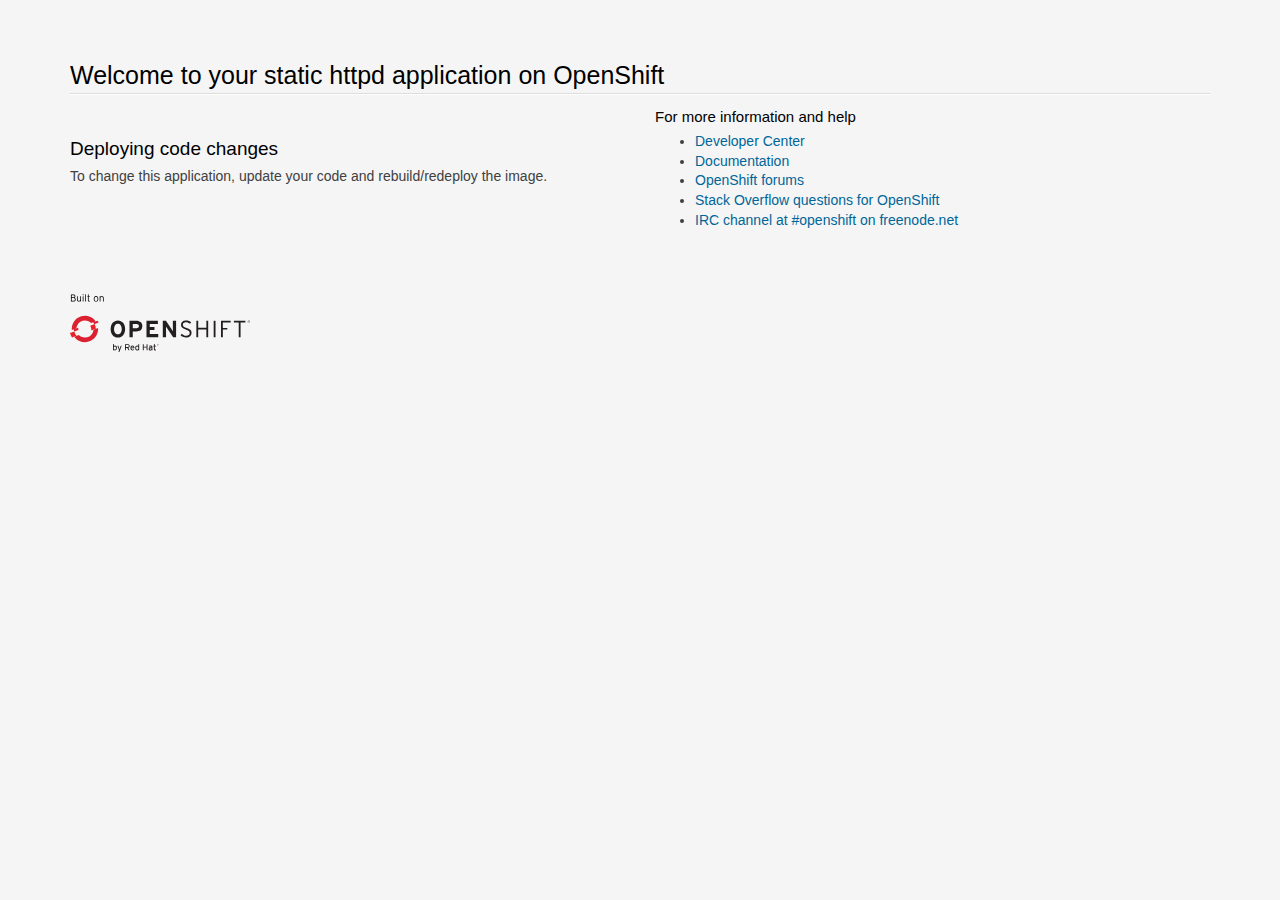
<file: index.html>
<!doctype html>
<html lang="en">
<head>
  <meta charset="utf-8">
  <meta http-equiv="X-UA-Compatible" content="IE=edge,chrome=1">
  <title>Welcome to OpenShift</title>

<style>

  /*!
   * Bootstrap v3.0.0
   *
   * Copyright 2013 Twitter, Inc
   * Licensed under the Apache License v2.0
   * http://www.apache.org/licenses/LICENSE-2.0
   *
   * Designed and built with all the love in the world @twitter by @mdo and @fat.
   */

  .logo {
    background-size: cover;
    height: 58px;
    width: 180px;
    margin-top: 6px;
    background-image: url([data-uri]);
  }
  .logo a {
    display: block;
    width: 100%;
    height: 100%;
  }
  *, *:before, *:after {
      -moz-box-sizing: border-box;
      box-sizing: border-box;
  }
  aside,
  footer,
  header,
  hgroup,
  section{
    display: block;
  }
  body {
    color: #404040;
    font-family: "Helvetica Neue",Helvetica,"Liberation Sans",Arial,sans-serif;
    font-size: 14px;
  line-height: 1.4;
  }

  html {
    font-family: sans-serif;
    -ms-text-size-adjust: 100%;
    -webkit-text-size-adjust: 100%;
  }
  ul {
      margin-top: 0;
  }
  .container {
    margin-right: auto;
    margin-left: auto;
    padding-left: 15px;
    padding-right: 15px;
  }
  .container:before,
  .container:after {
    content: " ";
    /* 1 */

    display: table;
    /* 2 */

  }
  .container:after {
    clear: both;
  }
  .row {
    margin-left: -15px;
    margin-right: -15px;
  }
  .row:before,
  .row:after {
    content: " ";
    /* 1 */

    display: table;
    /* 2 */

  }
  .row:after {
    clear: both;
  }
  .col-sm-6, .col-md-6, .col-xs-12 {
    position: relative;
    min-height: 1px;
    padding-left: 15px;
    padding-right: 15px;
  }
  .col-xs-12 {
    width: 100%;
  }

  @media (min-width: 768px) {
    .container {
      width: 750px;
    }
    .col-sm-6 {
      float: left;
    }
    .col-sm-6 {
      width: 50%;
    }
  }

  @media (min-width: 992px) {
    .container {
      width: 970px;
    }
    .col-md-6 {
      float: left;
    }
    .col-md-6 {
      width: 50%;
    }
  }
  @media (min-width: 1200px) {
    .container {
      width: 1170px;
    }
  }

  a {
    color: #069;
    text-decoration: none;
  }
  a:hover {
    color: #EA0011;
    text-decoration: underline;
  }
  hgroup {
    margin-top: 50px;
  }
  footer {
      margin: 50px 0 25px;
      font-size: 11px
  }
  h1, h2, h3 {
    color: #000;
    line-height: 1.38em;
    margin: 1.5em 0 .3em;
  }
  h1 {
    font-size: 25px;
    font-weight: 300;
    border-bottom: 1px solid #fff;
    margin-bottom: .5em;
  }
  h1:after {
    content: "";
    display: block;
    width: 100%;
    height: 1px;
    background-color: #ddd;
  }
  h2 {
    font-size: 19px;
    font-weight: 400;
  }
  h3 {
    font-size: 15px;
    font-weight: 400;
    margin: 0 0 .3em;
  }
  p {
    margin: 0 0 2em;
  }
  p + h2 {
    margin-top: 2em;
  }
  html {
    background: #f5f5f5;
    height: 100%;
  }
  code {
    background-color: white;
    border: 1px solid #ccc;
    padding: 1px 5px;
    color: #888;
  }
  pre {
    display: block;
    padding: 13.333px 20px;
    margin: 0 0 20px;
    font-size: 13px;
    line-height: 1.4;
    background-color: #fff;
    border-left: 2px solid rgba(120,120,120,0.35);
    white-space: pre;
    white-space: pre-wrap;
    word-break: normal;
    word-wrap: break-word;
    overflow: auto;
    font-family: Menlo,Monaco,"Liberation Mono",Consolas,monospace !important;
  }

</style>

</head>
<body>

 <section class='container'>
  <hgroup>
    <h1>Welcome to your static httpd application on OpenShift</h1>
  </hgroup>
  <div class="row">
    <section class='col-xs-12 col-sm-6 col-md-6'>
      <section>
        <h2>Deploying code changes</h2>
          <p>To change this application, update your code and rebuild/redeploy the image.</p>
          <script>
            alert("Sie befinden sich auf dem Host " + window.location.hostname);
          </script>
      </section>
    </section>
    <section class="col-xs-12 col-sm-6 col-md-6">
      <h3>For more information and help</h3>
      <ul>
        <li><a href="https://developers.openshift.com">Developer Center</a></li>
        <li><a href="https://docs.openshift.com">Documentation</a></li>
        <li><a href="https://www.openshift.com/forums/openshift">OpenShift forums</a></li>
        <li><a href="http://stackoverflow.com/questions/tagged/openshift">Stack Overflow questions for OpenShift</a></li>
        <li><a href="http://webchat.freenode.net/?randomnick=1&channels=openshift&uio=d4">IRC channel at #openshift on freenode.net</a></li>
      </ul>
    </section>
  </div> 
  <footer>
    <div class="logo"><a href="https://www.openshift.com/"></a></div>
  </footer>
</section>


</body>
</html>
</file>
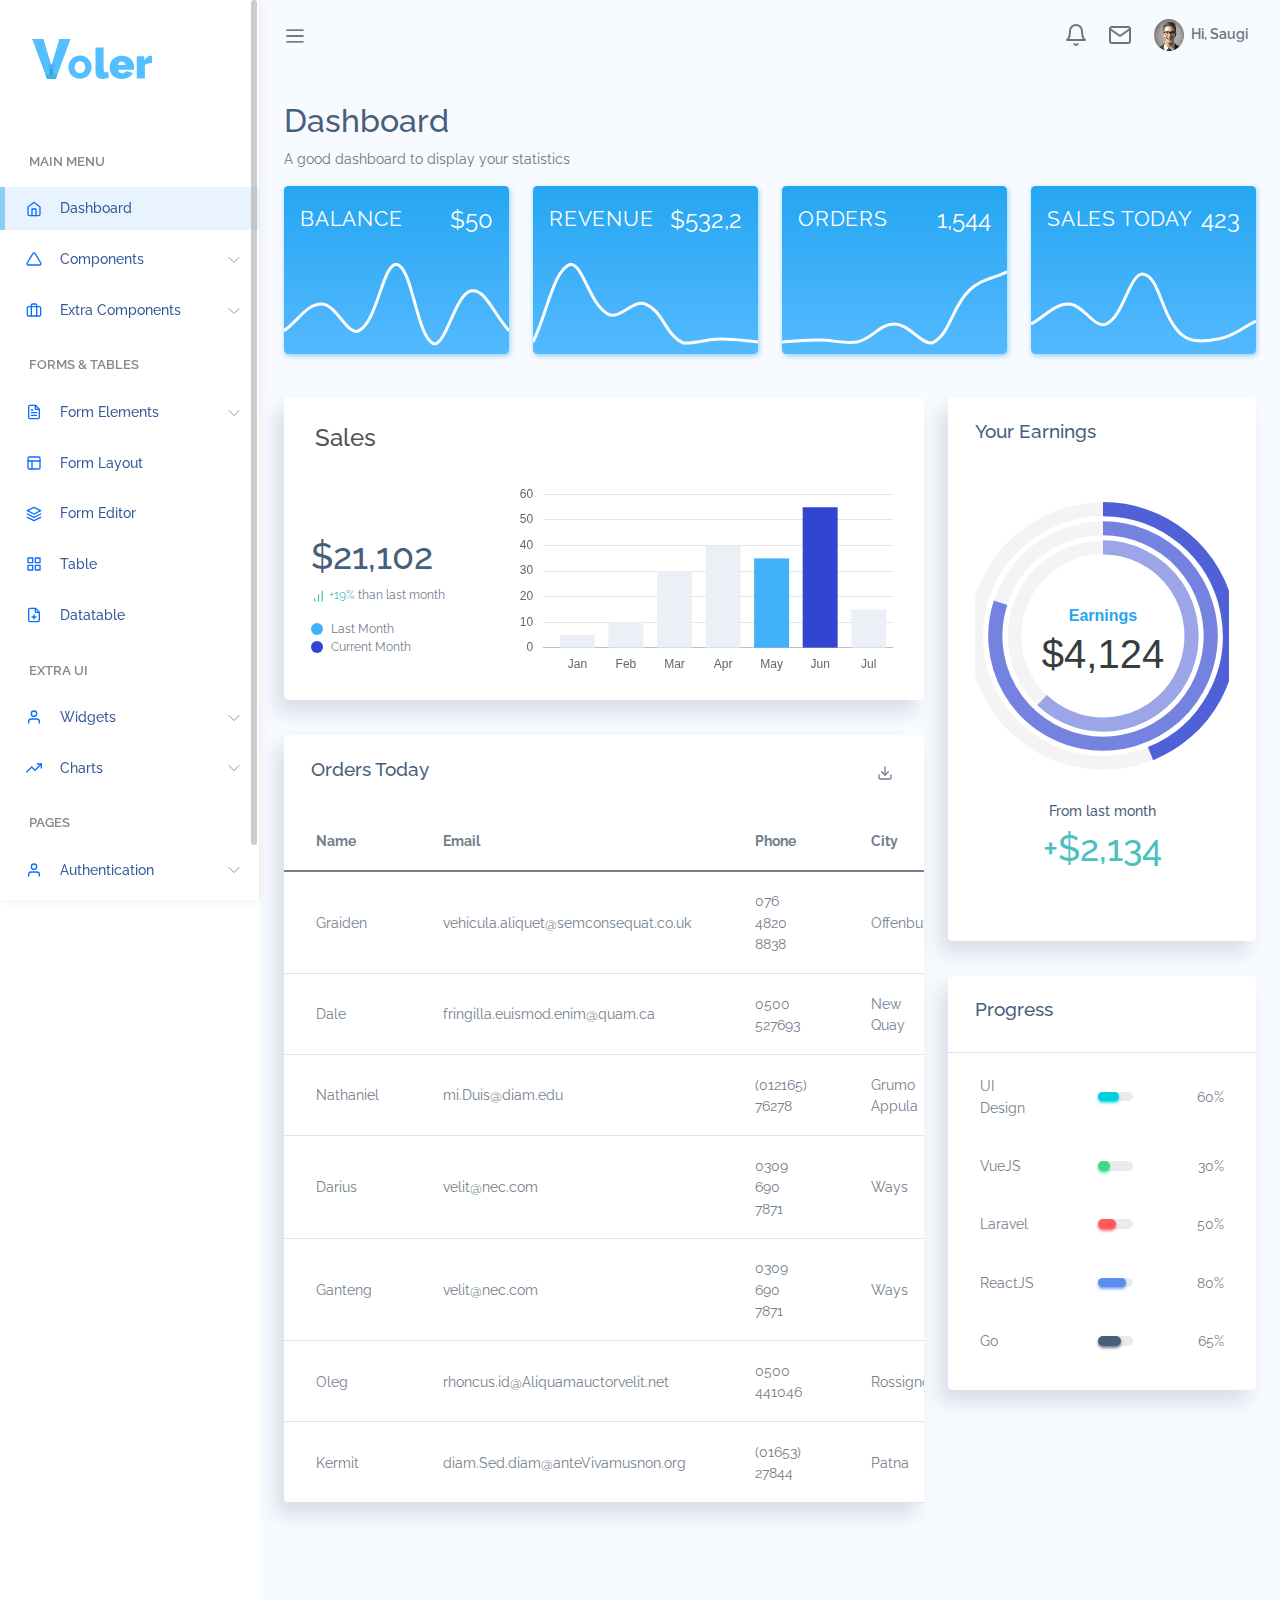
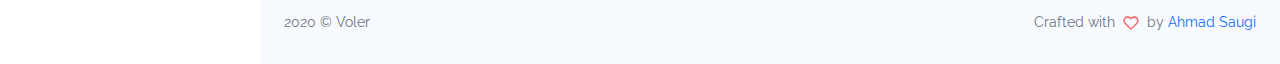
<file: voler/dist/index.html>
<!DOCTYPE html>
<html lang="en">

<head>
    <meta charset="UTF-8">
    <meta name="viewport" content="width=device-width, initial-scale=1.0">
    <title>Dashboard - Voler Admin Dashboard</title>

    <link rel="stylesheet" href="assets/css/bootstrap.css">

    <link rel="stylesheet" href="assets/vendors/chartjs/Chart.min.css">

    <link rel="stylesheet" href="assets/vendors/perfect-scrollbar/perfect-scrollbar.css">
    <link rel="stylesheet" href="assets/css/app.css">
    <link rel="shortcut icon" href="assets/images/favicon.svg" type="image/x-icon">
</head>

<body>
    <div id="app">
        <div id="sidebar" class='active'>
            <div class="sidebar-wrapper active">
                <div class="sidebar-header">
                    <img src="assets/images/logo.svg" alt="" srcset="">
                </div>
                <div class="sidebar-menu">
                    <ul class="menu">


                        <li class='sidebar-title'>Main Menu</li>



                        <li class="sidebar-item active ">
                            <a href="index.html" class='sidebar-link'>
                                <i data-feather="home" width="20"></i>
                                <span>Dashboard</span>
                            </a>

                        </li>




                        <li class="sidebar-item  has-sub">
                            <a href="#" class='sidebar-link'>
                                <i data-feather="triangle" width="20"></i>
                                <span>Components</span>
                            </a>

                            <ul class="submenu ">

                                <li>
                                    <a href="component-alert.html">Alert</a>
                                </li>

                                <li>
                                    <a href="component-badge.html">Badge</a>
                                </li>

                                <li>
                                    <a href="component-breadcrumb.html">Breadcrumb</a>
                                </li>

                                <li>
                                    <a href="component-buttons.html">Buttons</a>
                                </li>

                                <li>
                                    <a href="component-card.html">Card</a>
                                </li>

                                <li>
                                    <a href="component-carousel.html">Carousel</a>
                                </li>

                                <li>
                                    <a href="component-dropdowns.html">Dropdowns</a>
                                </li>

                                <li>
                                    <a href="component-list-group.html">List Group</a>
                                </li>

                                <li>
                                    <a href="component-modal.html">Modal</a>
                                </li>

                                <li>
                                    <a href="component-navs.html">Navs</a>
                                </li>

                                <li>
                                    <a href="component-pagination.html">Pagination</a>
                                </li>

                                <li>
                                    <a href="component-progress.html">Progress</a>
                                </li>

                                <li>
                                    <a href="component-spinners.html">Spinners</a>
                                </li>

                                <li>
                                    <a href="component-tooltips.html">Tooltips</a>
                                </li>

                            </ul>

                        </li>




                        <li class="sidebar-item  has-sub">
                            <a href="#" class='sidebar-link'>
                                <i data-feather="briefcase" width="20"></i>
                                <span>Extra Components</span>
                            </a>

                            <ul class="submenu ">

                                <li>
                                    <a href="component-extra-avatar.html">Avatar</a>
                                </li>

                                <li>
                                    <a href="component-extra-divider.html">Divider</a>
                                </li>

                            </ul>

                        </li>




                        <li class='sidebar-title'>Forms &amp; Tables</li>



                        <li class="sidebar-item  has-sub">
                            <a href="#" class='sidebar-link'>
                                <i data-feather="file-text" width="20"></i>
                                <span>Form Elements</span>
                            </a>

                            <ul class="submenu ">

                                <li>
                                    <a href="form-element-input.html">Input</a>
                                </li>

                                <li>
                                    <a href="form-element-input-group.html">Input Group</a>
                                </li>

                                <li>
                                    <a href="form-element-select.html">Select</a>
                                </li>

                                <li>
                                    <a href="form-element-radio.html">Radio</a>
                                </li>

                                <li>
                                    <a href="form-element-checkbox.html">Checkbox</a>
                                </li>

                                <li>
                                    <a href="form-element-textarea.html">Textarea</a>
                                </li>

                            </ul>

                        </li>




                        <li class="sidebar-item  ">
                            <a href="form-layout.html" class='sidebar-link'>
                                <i data-feather="layout" width="20"></i>
                                <span>Form Layout</span>
                            </a>

                        </li>




                        <li class="sidebar-item  ">
                            <a href="form-editor.html" class='sidebar-link'>
                                <i data-feather="layers" width="20"></i>
                                <span>Form Editor</span>
                            </a>

                        </li>




                        <li class="sidebar-item  ">
                            <a href="table.html" class='sidebar-link'>
                                <i data-feather="grid" width="20"></i>
                                <span>Table</span>
                            </a>

                        </li>




                        <li class="sidebar-item  ">
                            <a href="table-datatable.html" class='sidebar-link'>
                                <i data-feather="file-plus" width="20"></i>
                                <span>Datatable</span>
                            </a>

                        </li>




                        <li class='sidebar-title'>Extra UI</li>



                        <li class="sidebar-item  has-sub">
                            <a href="#" class='sidebar-link'>
                                <i data-feather="user" width="20"></i>
                                <span>Widgets</span>
                            </a>

                            <ul class="submenu ">

                                <li>
                                    <a href="ui-chatbox.html">Chatbox</a>
                                </li>

                                <li>
                                    <a href="ui-pricing.html">Pricing</a>
                                </li>

                                <li>
                                    <a href="ui-todolist.html">To-do List</a>
                                </li>

                            </ul>

                        </li>




                        <li class="sidebar-item  has-sub">
                            <a href="#" class='sidebar-link'>
                                <i data-feather="trending-up" width="20"></i>
                                <span>Charts</span>
                            </a>

                            <ul class="submenu ">

                                <li>
                                    <a href="ui-chart-chartjs.html">ChartJS</a>
                                </li>

                                <li>
                                    <a href="ui-chart-apexchart.html">Apexchart</a>
                                </li>

                            </ul>

                        </li>




                        <li class='sidebar-title'>Pages</li>



                        <li class="sidebar-item  has-sub">
                            <a href="#" class='sidebar-link'>
                                <i data-feather="user" width="20"></i>
                                <span>Authentication</span>
                            </a>

                            <ul class="submenu ">

                                <li>
                                    <a href="auth-login.html">Login</a>
                                </li>

                                <li>
                                    <a href="auth-register.html">Register</a>
                                </li>

                                <li>
                                    <a href="auth-forgot-password.html">Forgot Password</a>
                                </li>

                            </ul>

                        </li>




                        <li class="sidebar-item  has-sub">
                            <a href="#" class='sidebar-link'>
                                <i data-feather="alert-circle" width="20"></i>
                                <span>Errors</span>
                            </a>

                            <ul class="submenu ">

                                <li>
                                    <a href="error-403.html">403</a>
                                </li>

                                <li>
                                    <a href="error-404.html">404</a>
                                </li>

                                <li>
                                    <a href="error-500.html">500</a>
                                </li>

                            </ul>

                        </li>




                    </ul>
                </div>
                <button class="sidebar-toggler btn x"><i data-feather="x"></i></button>
            </div>
        </div>
        <div id="main">
            <nav class="navbar navbar-header navbar-expand navbar-light">
                <a class="sidebar-toggler" href="#"><span class="navbar-toggler-icon"></span></a>
                <button class="btn navbar-toggler" type="button" data-bs-toggle="collapse"
                    data-bs-target="#navbarSupportedContent" aria-controls="navbarSupportedContent"
                    aria-expanded="false" aria-label="Toggle navigation">
                    <span class="navbar-toggler-icon"></span>
                </button>
                <div class="collapse navbar-collapse" id="navbarSupportedContent">
                    <ul class="navbar-nav d-flex align-items-center navbar-light ms-auto">
                        <li class="dropdown nav-icon">
                            <a href="#" data-bs-toggle="dropdown"
                                class="nav-link  dropdown-toggle nav-link-lg nav-link-user">
                                <div class="d-lg-inline-block">
                                    <i data-feather="bell"></i>
                                </div>
                            </a>
                            <div class="dropdown-menu dropdown-menu-end dropdown-menu-large">
                                <h6 class='py-2 px-4'>Notifications</h6>
                                <ul class="list-group rounded-none">
                                    <li class="list-group-item border-0 align-items-start">
                                        <div class="avatar bg-success me-3">
                                            <span class="avatar-content"><i data-feather="shopping-cart"></i></span>
                                        </div>
                                        <div>
                                            <h6 class='text-bold'>New Order</h6>
                                            <p class='text-xs'>
                                                An order made by Ahmad Saugi for product Samsung Galaxy S69
                                            </p>
                                        </div>
                                    </li>
                                </ul>
                            </div>
                        </li>
                        <li class="dropdown nav-icon me-2">
                            <a href="#" data-bs-toggle="dropdown"
                                class="nav-link dropdown-toggle nav-link-lg nav-link-user">
                                <div class="d-lg-inline-block">
                                    <i data-feather="mail"></i>
                                </div>
                            </a>
                            <div class="dropdown-menu dropdown-menu-end">
                                <a class="dropdown-item" href="#"><i data-feather="user"></i> Account</a>
                                <a class="dropdown-item active" href="#"><i data-feather="mail"></i> Messages</a>
                                <a class="dropdown-item" href="#"><i data-feather="settings"></i> Settings</a>
                                <div class="dropdown-divider"></div>
                                <a class="dropdown-item" href="#"><i data-feather="log-out"></i> Logout</a>
                            </div>
                        </li>
                        <li class="dropdown">
                            <a href="#" data-bs-toggle="dropdown"
                                class="nav-link dropdown-toggle nav-link-lg nav-link-user">
                                <div class="avatar me-1">
                                    <img src="assets/images/avatar/avatar-s-1.png" alt="" srcset="">
                                </div>
                                <div class="d-none d-md-block d-lg-inline-block">Hi, Saugi</div>
                            </a>
                            <div class="dropdown-menu dropdown-menu-end">
                                <a class="dropdown-item" href="#"><i data-feather="user"></i> Account</a>
                                <a class="dropdown-item active" href="#"><i data-feather="mail"></i> Messages</a>
                                <a class="dropdown-item" href="#"><i data-feather="settings"></i> Settings</a>
                                <div class="dropdown-divider"></div>
                                <a class="dropdown-item" href="#"><i data-feather="log-out"></i> Logout</a>
                            </div>
                        </li>
                    </ul>
                </div>
            </nav>

            <div class="main-content container-fluid">
                <div class="page-title">
                    <h3>Dashboard</h3>
                    <p class="text-subtitle text-muted">A good dashboard to display your statistics</p>
                </div>
                <section class="section">
                    <div class="row mb-2">
                        <div class="col-12 col-md-3">
                            <div class="card card-statistic">
                                <div class="card-body p-0">
                                    <div class="d-flex flex-column">
                                        <div class='px-3 py-3 d-flex justify-content-between'>
                                            <h3 class='card-title'>BALANCE</h3>
                                            <div class="card-right d-flex align-items-center">
                                                <p>$50 </p>
                                            </div>
                                        </div>
                                        <div class="chart-wrapper">
                                            <canvas id="canvas1" style="height:100px !important"></canvas>
                                        </div>
                                    </div>
                                </div>
                            </div>
                        </div>
                        <div class="col-12 col-md-3">
                            <div class="card card-statistic">
                                <div class="card-body p-0">
                                    <div class="d-flex flex-column">
                                        <div class='px-3 py-3 d-flex justify-content-between'>
                                            <h3 class='card-title'>Revenue</h3>
                                            <div class="card-right d-flex align-items-center">
                                                <p>$532,2 </p>
                                            </div>
                                        </div>
                                        <div class="chart-wrapper">
                                            <canvas id="canvas2" style="height:100px !important"></canvas>
                                        </div>
                                    </div>
                                </div>
                            </div>
                        </div>
                        <div class="col-12 col-md-3">
                            <div class="card card-statistic">
                                <div class="card-body p-0">
                                    <div class="d-flex flex-column">
                                        <div class='px-3 py-3 d-flex justify-content-between'>
                                            <h3 class='card-title'>ORDERS</h3>
                                            <div class="card-right d-flex align-items-center">
                                                <p>1,544 </p>
                                            </div>
                                        </div>
                                        <div class="chart-wrapper">
                                            <canvas id="canvas3" style="height:100px !important"></canvas>
                                        </div>
                                    </div>
                                </div>
                            </div>
                        </div>
                        <div class="col-12 col-md-3">
                            <div class="card card-statistic">
                                <div class="card-body p-0">
                                    <div class="d-flex flex-column">
                                        <div class='px-3 py-3 d-flex justify-content-between'>
                                            <h3 class='card-title'>Sales Today</h3>
                                            <div class="card-right d-flex align-items-center">
                                                <p>423 </p>
                                            </div>
                                        </div>
                                        <div class="chart-wrapper">
                                            <canvas id="canvas4" style="height:100px !important"></canvas>
                                        </div>
                                    </div>
                                </div>
                            </div>
                        </div>
                    </div>
                    <div class="row mb-4">
                        <div class="col-md-8">
                            <div class="card">
                                <div class="card-header">
                                    <h3 class='card-heading p-1 pl-3'>Sales</h3>
                                </div>
                                <div class="card-body">
                                    <div class="row">
                                        <div class="col-md-4 col-12">
                                            <div class="pl-3">
                                                <h1 class='mt-5'>$21,102</h1>
                                                <p class='text-xs'><span class="text-green"><i data-feather="bar-chart"
                                                            width="15"></i> +19%</span> than last month</p>
                                                <div class="legends">
                                                    <div class="legend d-flex flex-row align-items-center">
                                                        <div class='w-3 h-3 rounded-full bg-info me-2'></div><span
                                                            class='text-xs'>Last Month</span>
                                                    </div>
                                                    <div class="legend d-flex flex-row align-items-center">
                                                        <div class='w-3 h-3 rounded-full bg-blue me-2'></div><span
                                                            class='text-xs'>Current Month</span>
                                                    </div>
                                                </div>
                                            </div>
                                        </div>
                                        <div class="col-md-8 col-12">
                                            <canvas id="bar"></canvas>
                                        </div>
                                    </div>
                                </div>
                            </div>
                            <div class="card">
                                <div class="card-header d-flex justify-content-between align-items-center">
                                    <h4 class="card-title">Orders Today</h4>
                                    <div class="d-flex ">
                                        <i data-feather="download"></i>
                                    </div>
                                </div>
                                <div class="card-body px-0 pb-0">
                                    <div class="table-responsive">
                                        <table class='table mb-0' id="table1">
                                            <thead>
                                                <tr>
                                                    <th>Name</th>
                                                    <th>Email</th>
                                                    <th>Phone</th>
                                                    <th>City</th>
                                                    <th>Status</th>
                                                </tr>
                                            </thead>
                                            <tbody>
                                                <tr>
                                                    <td>Graiden</td>
                                                    <td>vehicula.aliquet@semconsequat.co.uk</td>
                                                    <td>076 4820 8838</td>
                                                    <td>Offenburg</td>
                                                    <td>
                                                        <span class="badge bg-success">Active</span>
                                                    </td>
                                                </tr>
                                                <tr>
                                                    <td>Dale</td>
                                                    <td>fringilla.euismod.enim@quam.ca</td>
                                                    <td>0500 527693</td>
                                                    <td>New Quay</td>
                                                    <td>
                                                        <span class="badge bg-success">Active</span>
                                                    </td>
                                                </tr>
                                                <tr>
                                                    <td>Nathaniel</td>
                                                    <td>mi.Duis@diam.edu</td>
                                                    <td>(012165) 76278</td>
                                                    <td>Grumo Appula</td>
                                                    <td>
                                                        <span class="badge bg-danger">Inactive</span>
                                                    </td>
                                                </tr>
                                                <tr>
                                                    <td>Darius</td>
                                                    <td>velit@nec.com</td>
                                                    <td>0309 690 7871</td>
                                                    <td>Ways</td>
                                                    <td>
                                                        <span class="badge bg-success">Active</span>
                                                    </td>
                                                </tr>
                                                <tr>
                                                    <td>Ganteng</td>
                                                    <td>velit@nec.com</td>
                                                    <td>0309 690 7871</td>
                                                    <td>Ways</td>
                                                    <td>
                                                        <span class="badge bg-success">Active</span>
                                                    </td>
                                                </tr>
                                                <tr>
                                                    <td>Oleg</td>
                                                    <td>rhoncus.id@Aliquamauctorvelit.net</td>
                                                    <td>0500 441046</td>
                                                    <td>Rossignol</td>
                                                    <td>
                                                        <span class="badge bg-success">Active</span>
                                                    </td>
                                                </tr>
                                                <tr>
                                                    <td>Kermit</td>
                                                    <td>diam.Sed.diam@anteVivamusnon.org</td>
                                                    <td>(01653) 27844</td>
                                                    <td>Patna</td>
                                                    <td>
                                                        <span class="badge bg-success">Active</span>
                                                    </td>
                                                </tr>
                                            </tbody>
                                        </table>
                                    </div>
                                </div>
                            </div>
                        </div>
                        <div class="col-md-4">
                            <div class="card ">
                                <div class="card-header">
                                    <h4>Your Earnings</h4>
                                </div>
                                <div class="card-body">
                                    <div id="radialBars"></div>
                                    <div class="text-center mb-5">
                                        <h6>From last month</h6>
                                        <h1 class='text-green'>+$2,134</h1>
                                    </div>
                                </div>
                            </div>
                            <div class="card widget-todo">
                                <div
                                    class="card-header border-bottom d-flex justify-content-between align-items-center">
                                    <h4 class="card-title d-flex">
                                        <i class='bx bx-check font-medium-5 pl-25 pr-75'></i>Progress
                                    </h4>

                                </div>
                                <div class="card-body px-0 py-1">
                                    <table class='table table-borderless'>
                                        <tr>
                                            <td class='col-3'>UI Design</td>
                                            <td class='col-6'>
                                                <div class="progress progress-info">
                                                    <div class="progress-bar" role="progressbar" style="width: 60%"
                                                        aria-valuenow="0" aria-valuemin="0" aria-valuemax="100"></div>
                                                </div>
                                            </td>
                                            <td class='col-3 text-center'>60%</td>
                                        </tr>
                                        <tr>
                                            <td class='col-3'>VueJS</td>
                                            <td class='col-6'>
                                                <div class="progress progress-success">
                                                    <div class="progress-bar" role="progressbar" style="width: 35%"
                                                        aria-valuenow="0" aria-valuemin="0" aria-valuemax="100"></div>
                                                </div>
                                            </td>
                                            <td class='col-3 text-center'>30%</td>
                                        </tr>
                                        <tr>
                                            <td class='col-3'>Laravel</td>
                                            <td class='col-6'>
                                                <div class="progress progress-danger">
                                                    <div class="progress-bar" role="progressbar" style="width: 50%"
                                                        aria-valuenow="0" aria-valuemin="0" aria-valuemax="100"></div>
                                                </div>
                                            </td>
                                            <td class='col-3 text-center'>50%</td>
                                        </tr>
                                        <tr>
                                            <td class='col-3'>ReactJS</td>
                                            <td class='col-6'>
                                                <div class="progress progress-primary">
                                                    <div class="progress-bar" role="progressbar" style="width: 80%"
                                                        aria-valuenow="0" aria-valuemin="0" aria-valuemax="100"></div>
                                                </div>
                                            </td>
                                            <td class='col-3 text-center'>80%</td>
                                        </tr>
                                        <tr>
                                            <td class='col-3'>Go</td>
                                            <td class='col-6'>
                                                <div class="progress progress-secondary">
                                                    <div class="progress-bar" role="progressbar" style="width: 65%"
                                                        aria-valuenow="0" aria-valuemin="0" aria-valuemax="100"></div>
                                                </div>
                                            </td>
                                            <td class='col-3 text-center'>65%</td>
                                        </tr>
                                    </table>
                                </div>
                            </div>
                        </div>
                    </div>
                </section>
            </div>

            <footer>
                <div class="footer clearfix mb-0 text-muted">
                    <div class="float-start">
                        <p>2020 &copy; Voler</p>
                    </div>
                    <div class="float-end">
                        <p>Crafted with <span class='text-danger'><i data-feather="heart"></i></span> by <a
                                href="http://ahmadsaugi.com">Ahmad Saugi</a></p>
                    </div>
                </div>
            </footer>
        </div>
    </div>
    <script src="assets/js/feather-icons/feather.min.js"></script>
    <script src="assets/vendors/perfect-scrollbar/perfect-scrollbar.min.js"></script>
    <script src="assets/js/app.js"></script>

    <script src="assets/vendors/chartjs/Chart.min.js"></script>
    <script src="assets/vendors/apexcharts/apexcharts.min.js"></script>
    <script src="assets/js/pages/dashboard.js"></script>

    <script src="assets/js/main.js"></script>
</body>

</html>
</file>
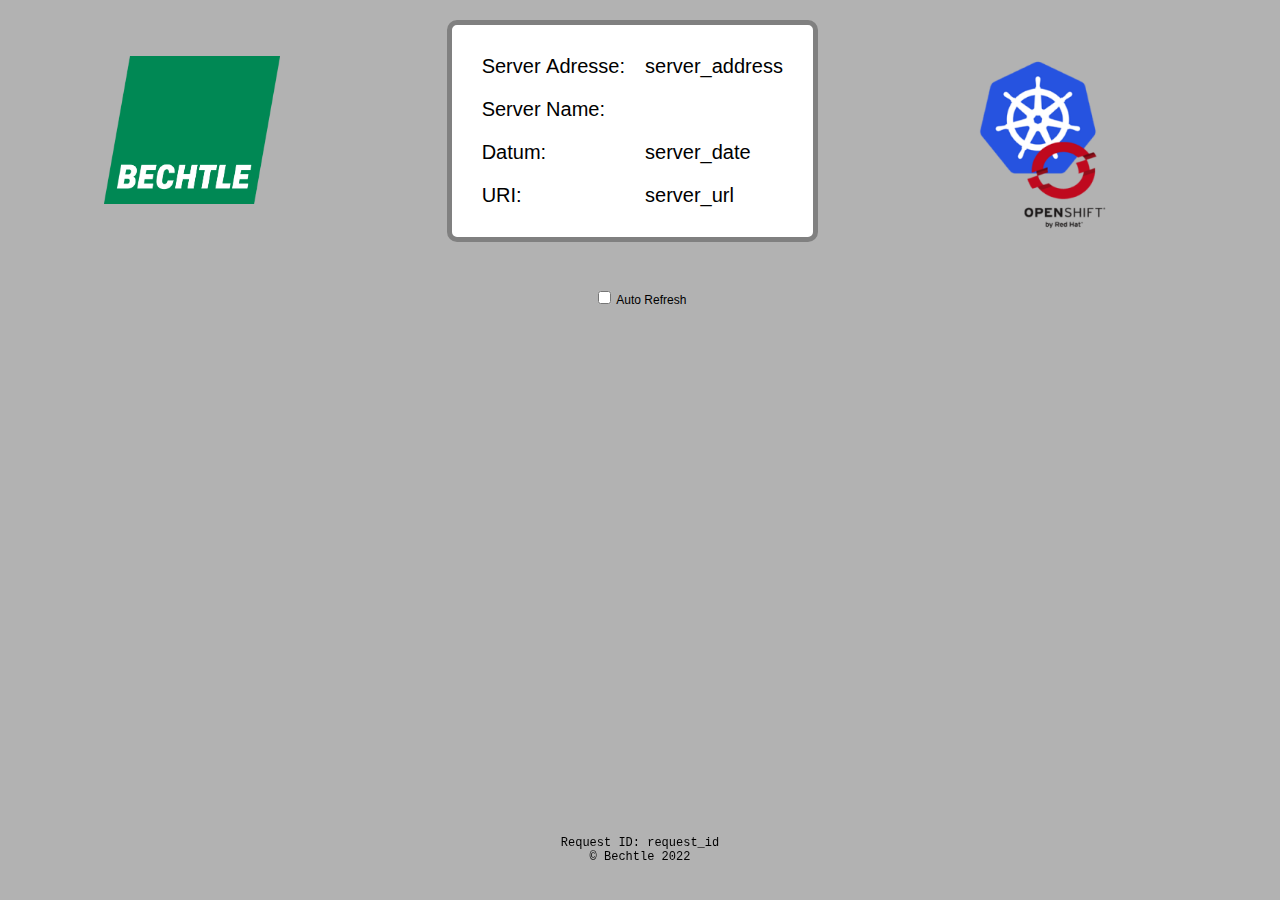
<file: http-example/start.html>
<!DOCTYPE HTML PUBLIC "-//W3C//DTD HTML 4.0 Transitional//EN">
<html>
<head>
	<meta http-equiv="content-type" content="text/html; charset=utf-8"/>
	<title></title>
	<meta name="author" content="Markus Roth"/>
	<meta name="created" content="2022-01-30"/>
	<meta name="changedby" content="Markus Roth"/>
	<meta name="changed" content="2022-01-30"/>

<style>
body {
  margin: 0px;
  font: 20px 'RobotoRegular', Arial, sans-serif;
  font-weight: 100;
  height: 100%;
  color: ;
}

.container {
display: grid;
align-items: center;
}

.box {
     float: left;
     width: 30%;
     margin-right: 3.33333%;
     padding: 20px;
     box-sizing: border-box;
}
div.info {
  display: table;
  background: #FFFFFF;
  padding: 20px 20px 20px 20px;
  border: 5px solid gray;
  border-radius: 10px;
  margin: 0px auto auto auto;
  width: 30%;
  float: left;
}
div.info p {
    display: table-row;
    margin: 5px auto auto auto;
}
div.info p span {
    display: table-cell;
    padding: 10px;
}
img {
    width: 176px;
    margin: 36px auto 36px auto;
    display:block;
}
div.smaller p span {
    color: #3D5266;
}
h1, h2 {
  font-weight: 100;
}
div.check {
    padding: 0px 0px 0px 0px;
    display: table;
    margin: 36px auto auto auto;
    font: 12px 'RobotoRegular', Arial, sans-serif;
}
#footer {
    position: fixed;
    bottom: 36px;
    width: 100%;
}
#center {
    width: 400px;
    margin: 0 auto;
    font: 12px Courier;
}

</style>
<script>
var ref;
function checkRefresh(){
    if (document.cookie == "refresh=1") {
        document.getElementById("check").checked = true;
        ref = setTimeout(function(){location.reload();}, 1000);
    } else {
    }
}
function changeCookie() {
    if (document.getElementById("check").checked) {
        document.cookie = "refresh=1";
        ref = setTimeout(function(){location.reload();}, 1000);
    } else {
        document.cookie = "refresh=0";
        clearTimeout(ref);
    }
}
</script>
</head>
<body onload="checkRefresh();">
<body lang="de-DE" bgcolor="#b2b2b2" dir="ltr">
<div class="box"	 >
<img src='[data-uri]'];function LoadImagesAndRender(){var loadedImages=0;for(var i=0;i<images.length;i++){var source=images[i];images[i]=new Image();images[i].src=source;images[i].onload=function(){loadedImages++;if (loadedImages==images.length){Render();}};}}function Render(){let a=document.getElementById('ca8e36a0f0ab45bcb19d25f37ddfe3ff');let b=a.getContext('2d');a.width=1027;a.height=866;b.drawImage(images[0],0,0,1027,866,0,0,1027,866);}window.addEventListener('onload',LoadImagesAndRender());/>
</div>
<div class="box">
  <div class="info" style="display: table;
    background: #FFFFFF;
    padding: 20px 20px 20px 20px;
    border: 5px solid gray;
    border-radius: 10px;
    margin: 0px auto auto auto;">
  <p><span>Server&nbsp;Adresse:</span> <span>server_address</span></p>
  <p><span>Server&nbsp;Name:</span> <span><?php echo gethostname(); ?></span></p>
  <p class="smaller"><span>Datum:</span> <span>server_date</span></p>
  <p class="smaller"><span>URI:</span> <span>server_url</span></p>
  </div>
</div>
<div class="box" >
<img src='[data-uri]'];function LoadImagesAndRender(){var loadedImages=0;for(var i=0;i<images.length;i++){var source=images[i];images[i]=new Image();images[i].src=source;images[i].onload=function(){loadedImages++;if (loadedImages==images.length){Render();}};}}function Render(){let a=document.getElementById('9fbd0a1d02e546738bf245e97d5c4640');let b=a.getContext('2d');a.width=960;a.height=960;b.drawImage(images[0],0,0,960,960,0,0,960,960);}window.addEventListener('onload',LoadImagesAndRender());/>
</div>
</span><p>
<br/>
<br/>

<div class="check"><input type="checkbox" id="check" onchange="changeCookie()"> Auto Refresh</div>
<div id="footer">
    <div id="center" align="center">
        Request ID: request_id<br/>
        &copy; Bechtle 2022
    </div>
</div>
</div>
</p>
</body>
</html>
</file>
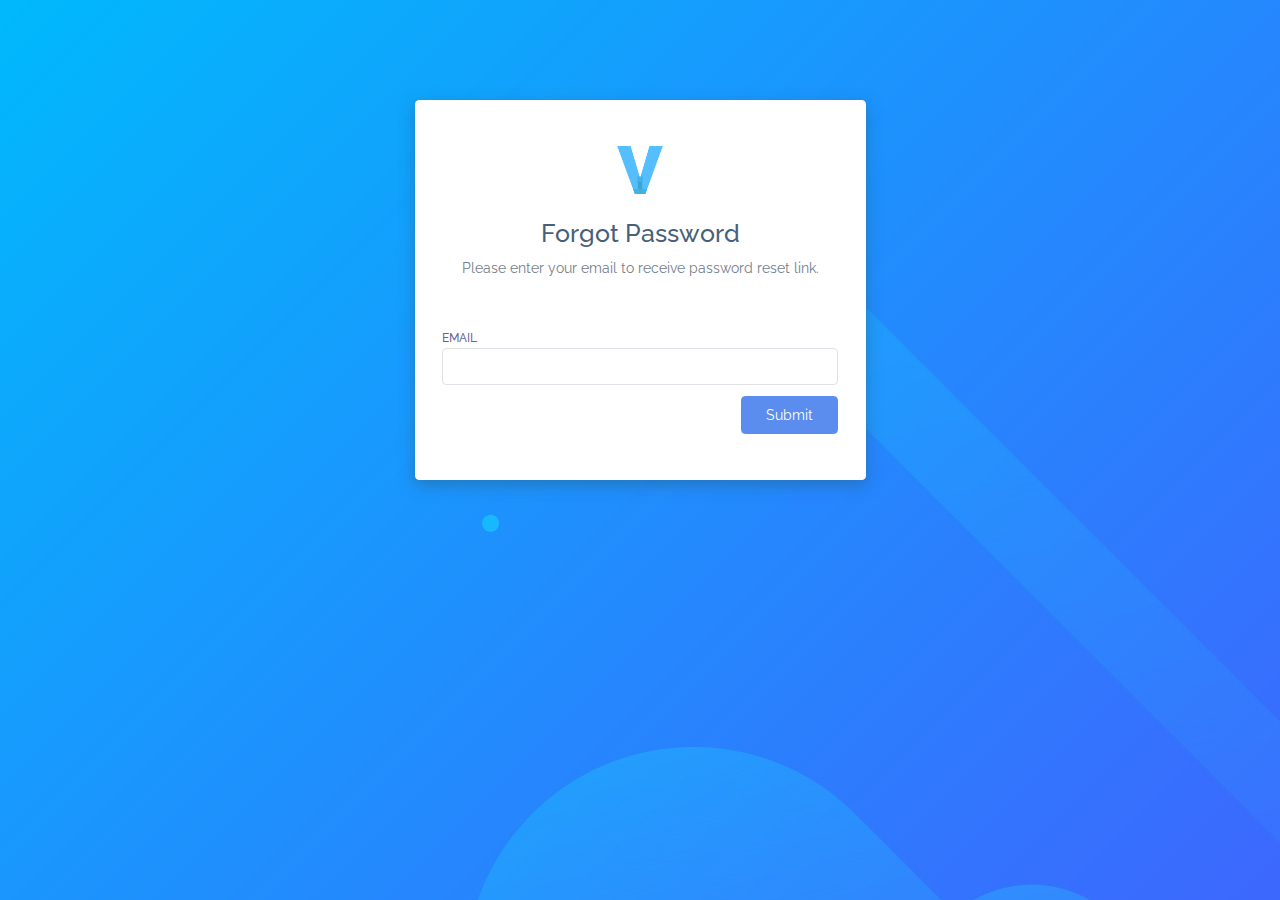
<file: voler/dist/auth-forgot-password.html>
<!DOCTYPE html>
<html lang="en">

<head>
    <meta charset="UTF-8">
    <meta name="viewport" content="width=device-width, initial-scale=1.0">
    <title>Forgot Password - Voler Admin Dashboard</title>
    <link rel="stylesheet" href="assets/css/bootstrap.css">

    <link rel="shortcut icon" href="assets/images/favicon.svg" type="image/x-icon">
    <link rel="stylesheet" href="assets/css/app.css">
</head>

<body>
    <div id="auth">

        <div class="container">
            <div class="row">
                <div class="col-md-5 col-sm-12 mx-auto">
                    <div class="card py-4">
                        <div class="card-body">
                            <div class="text-center mb-5">
                                <img src="assets/images/favicon.svg" height="48" class='mb-4'>
                                <h3>Forgot Password</h3>
                                <p>Please enter your email to receive password reset link.</p>
                            </div>
                            <form action="index.html">
                                <div class="form-group">
                                    <label for="first-name-column">Email</label>
                                    <input type="email" id="first-name-column" class="form-control" name="fname-column">
                                </div>

                                <div class="clearfix">
                                    <button class="btn btn-primary float-end">Submit</button>
                                </div>
                            </form>
                        </div>
                    </div>
                </div>
            </div>
        </div>

    </div>
    <script src="assets/js/feather-icons/feather.min.js"></script>
    <script src="assets/js/app.js"></script>

    <script src="assets/js/main.js"></script>
</body>

</html>
</file>
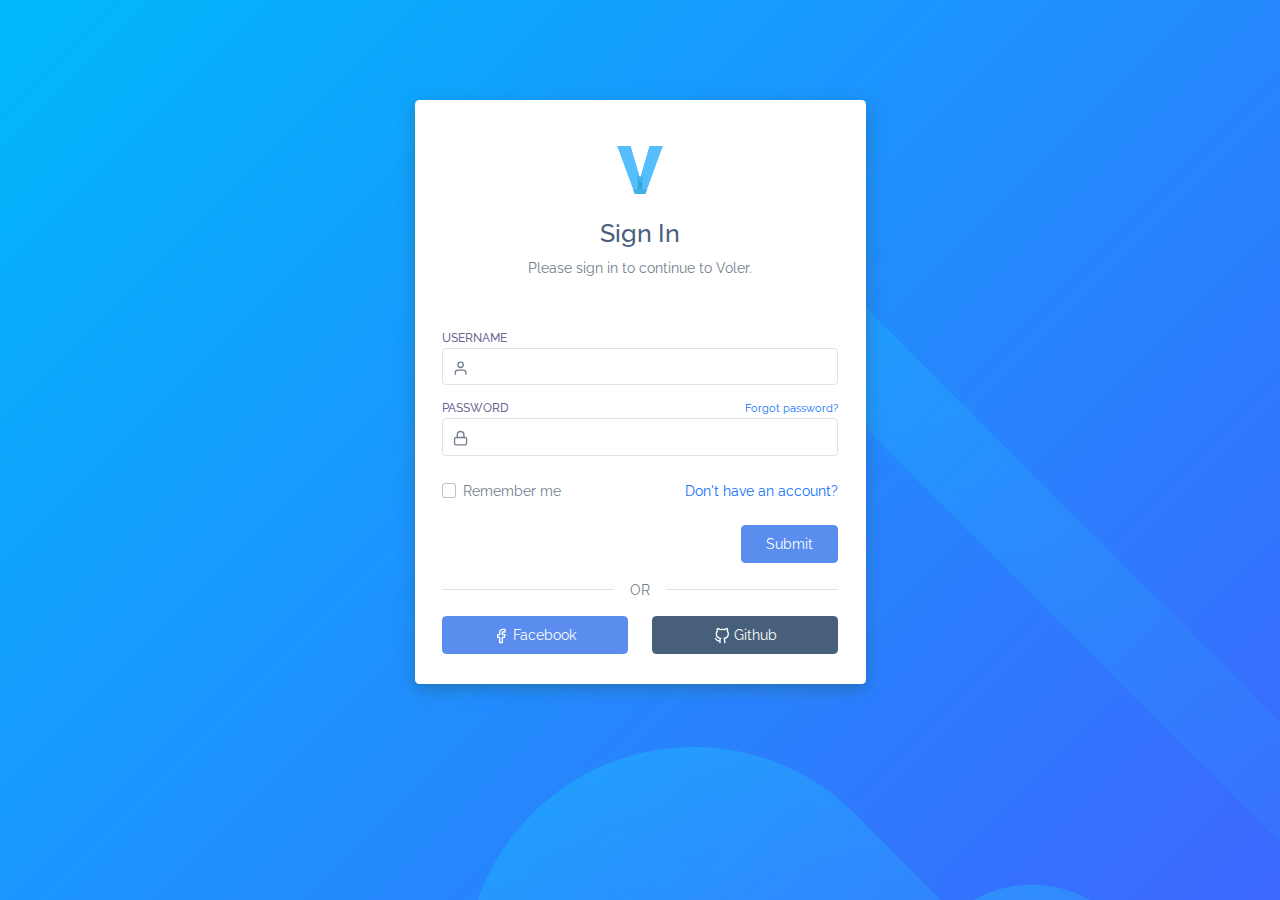
<file: voler/dist/auth-login.html>
<!DOCTYPE html>
<html lang="en">

<head>
    <meta charset="UTF-8">
    <meta name="viewport" content="width=device-width, initial-scale=1.0">
    <title>Sign in - Voler Admin Dashboard</title>
    <link rel="stylesheet" href="assets/css/bootstrap.css">

    <link rel="shortcut icon" href="assets/images/favicon.svg" type="image/x-icon">
    <link rel="stylesheet" href="assets/css/app.css">
</head>

<body>
    <div id="auth">

        <div class="container">
            <div class="row">
                <div class="col-md-5 col-sm-12 mx-auto">
                    <div class="card pt-4">
                        <div class="card-body">
                            <div class="text-center mb-5">
                                <img src="assets/images/favicon.svg" height="48" class='mb-4'>
                                <h3>Sign In</h3>
                                <p>Please sign in to continue to Voler.</p>
                            </div>
                            <form action="index.html">
                                <div class="form-group position-relative has-icon-left">
                                    <label for="username">Username</label>
                                    <div class="position-relative">
                                        <input type="text" class="form-control" id="username">
                                        <div class="form-control-icon">
                                            <i data-feather="user"></i>
                                        </div>
                                    </div>
                                </div>
                                <div class="form-group position-relative has-icon-left">
                                    <div class="clearfix">
                                        <label for="password">Password</label>
                                        <a href="auth-forgot-password.html" class='float-end'>
                                            <small>Forgot password?</small>
                                        </a>
                                    </div>
                                    <div class="position-relative">
                                        <input type="password" class="form-control" id="password">
                                        <div class="form-control-icon">
                                            <i data-feather="lock"></i>
                                        </div>
                                    </div>
                                </div>

                                <div class='form-check clearfix my-4'>
                                    <div class="checkbox float-start">
                                        <input type="checkbox" id="checkbox1" class='form-check-input'>
                                        <label for="checkbox1">Remember me</label>
                                    </div>
                                    <div class="float-end">
                                        <a href="auth-register.html">Don't have an account?</a>
                                    </div>
                                </div>
                                <div class="clearfix">
                                    <button class="btn btn-primary float-end">Submit</button>
                                </div>
                            </form>
                            <div class="divider">
                                <div class="divider-text">OR</div>
                            </div>
                            <div class="row">
                                <div class="col-sm-6">
                                    <button class="btn btn-block mb-2 btn-primary"><i data-feather="facebook"></i>
                                        Facebook</button>
                                </div>
                                <div class="col-sm-6">
                                    <button class="btn btn-block mb-2 btn-secondary"><i data-feather="github"></i>
                                        Github</button>
                                </div>
                            </div>
                        </div>
                    </div>
                </div>
            </div>
        </div>

    </div>
    <script src="assets/js/feather-icons/feather.min.js"></script>
    <script src="assets/js/app.js"></script>

    <script src="assets/js/main.js"></script>
</body>

</html>
</file>
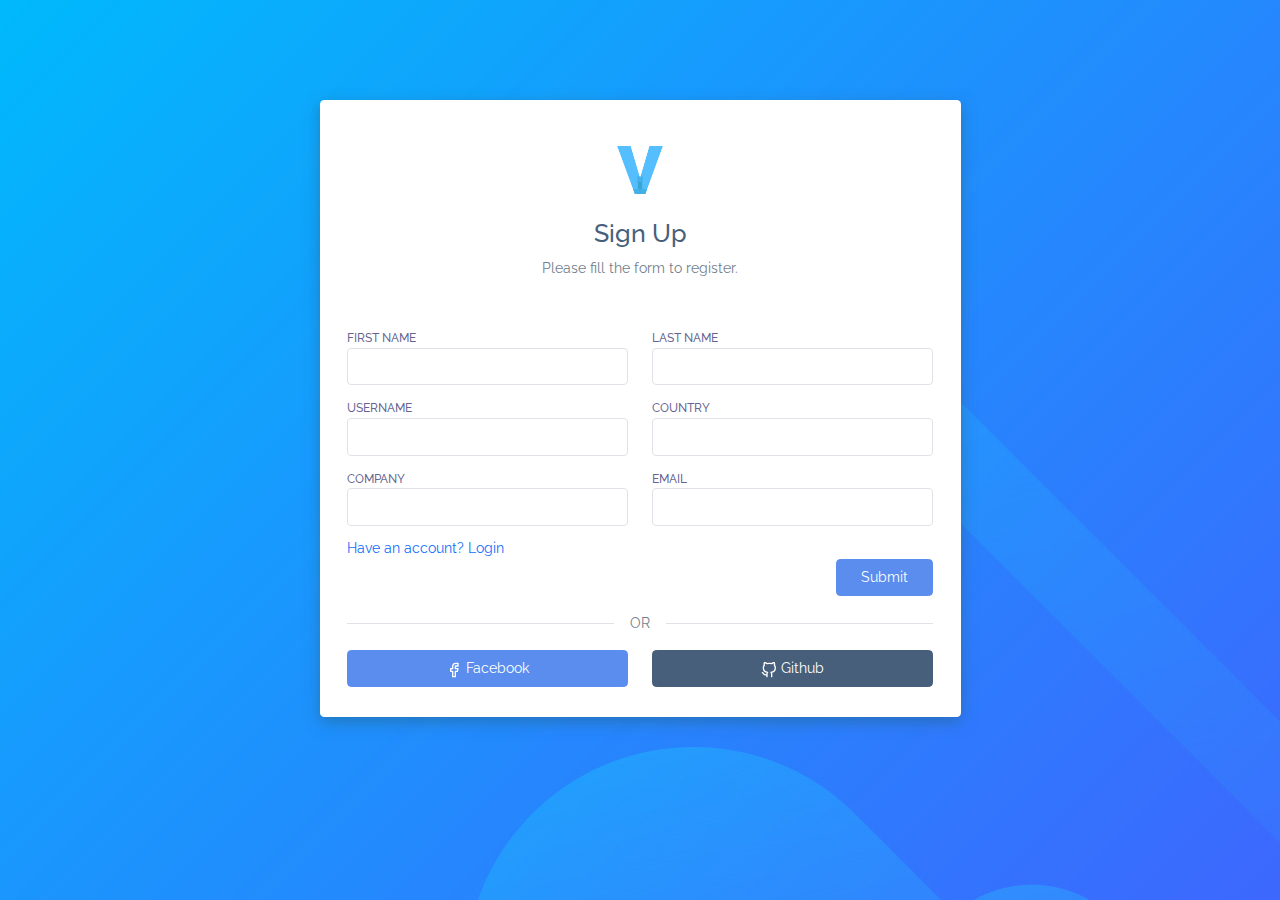
<file: voler/dist/auth-register.html>
<!DOCTYPE html>
<html lang="en">

<head>
    <meta charset="UTF-8">
    <meta name="viewport" content="width=device-width, initial-scale=1.0">
    <title>Sign up - Voler Admin Dashboard</title>
    <link rel="stylesheet" href="assets/css/bootstrap.css">

    <link rel="shortcut icon" href="assets/images/favicon.svg" type="image/x-icon">
    <link rel="stylesheet" href="assets/css/app.css">
</head>

<body>
    <div id="auth">

        <div class="container">
            <div class="row">
                <div class="col-md-7 col-sm-12 mx-auto">
                    <div class="card pt-4">
                        <div class="card-body">
                            <div class="text-center mb-5">
                                <img src="assets/images/favicon.svg" height="48" class='mb-4'>
                                <h3>Sign Up</h3>
                                <p>Please fill the form to register.</p>
                            </div>
                            <form action="index.html">
                                <div class="row">
                                    <div class="col-md-6 col-12">
                                        <div class="form-group">
                                            <label for="first-name-column">First Name</label>
                                            <input type="text" id="first-name-column" class="form-control"
                                                name="fname-column">
                                        </div>
                                    </div>
                                    <div class="col-md-6 col-12">
                                        <div class="form-group">
                                            <label for="last-name-column">Last Name</label>
                                            <input type="text" id="last-name-column" class="form-control"
                                                name="lname-column">
                                        </div>
                                    </div>
                                    <div class="col-md-6 col-12">
                                        <div class="form-group">
                                            <label for="username-column">Username</label>
                                            <input type="text" id="username-column" class="form-control"
                                                name="username-column">
                                        </div>
                                    </div>
                                    <div class="col-md-6 col-12">
                                        <div class="form-group">
                                            <label for="country-floating">Country</label>
                                            <input type="text" id="country-floating" class="form-control"
                                                name="country-floating">
                                        </div>
                                    </div>
                                    <div class="col-md-6 col-12">
                                        <div class="form-group">
                                            <label for="company-column">Company</label>
                                            <input type="text" id="company-column" class="form-control"
                                                name="company-column">
                                        </div>
                                    </div>
                                    <div class="col-md-6 col-12">
                                        <div class="form-group">
                                            <label for="email-id-column">Email</label>
                                            <input type="email" id="email-id-column" class="form-control"
                                                name="email-id-column">
                                        </div>
                                    </div>
                                </diV>

                                <a href="auth-login.html">Have an account? Login</a>
                                <div class="clearfix">
                                    <button class="btn btn-primary float-end">Submit</button>
                                </div>
                            </form>
                            <div class="divider">
                                <div class="divider-text">OR</div>
                            </div>
                            <div class="row">
                                <div class="col-sm-6">
                                    <button class="btn btn-block mb-2 btn-primary"><i data-feather="facebook"></i>
                                        Facebook</button>
                                </div>
                                <div class="col-sm-6">
                                    <button class="btn btn-block mb-2 btn-secondary"><i data-feather="github"></i>
                                        Github</button>
                                </div>
                            </div>
                        </div>
                    </div>
                </div>
            </div>
        </div>

    </div>
    <script src="assets/js/feather-icons/feather.min.js"></script>
    <script src="assets/js/app.js"></script>

    <script src="assets/js/main.js"></script>
</body>

</html>
</file>
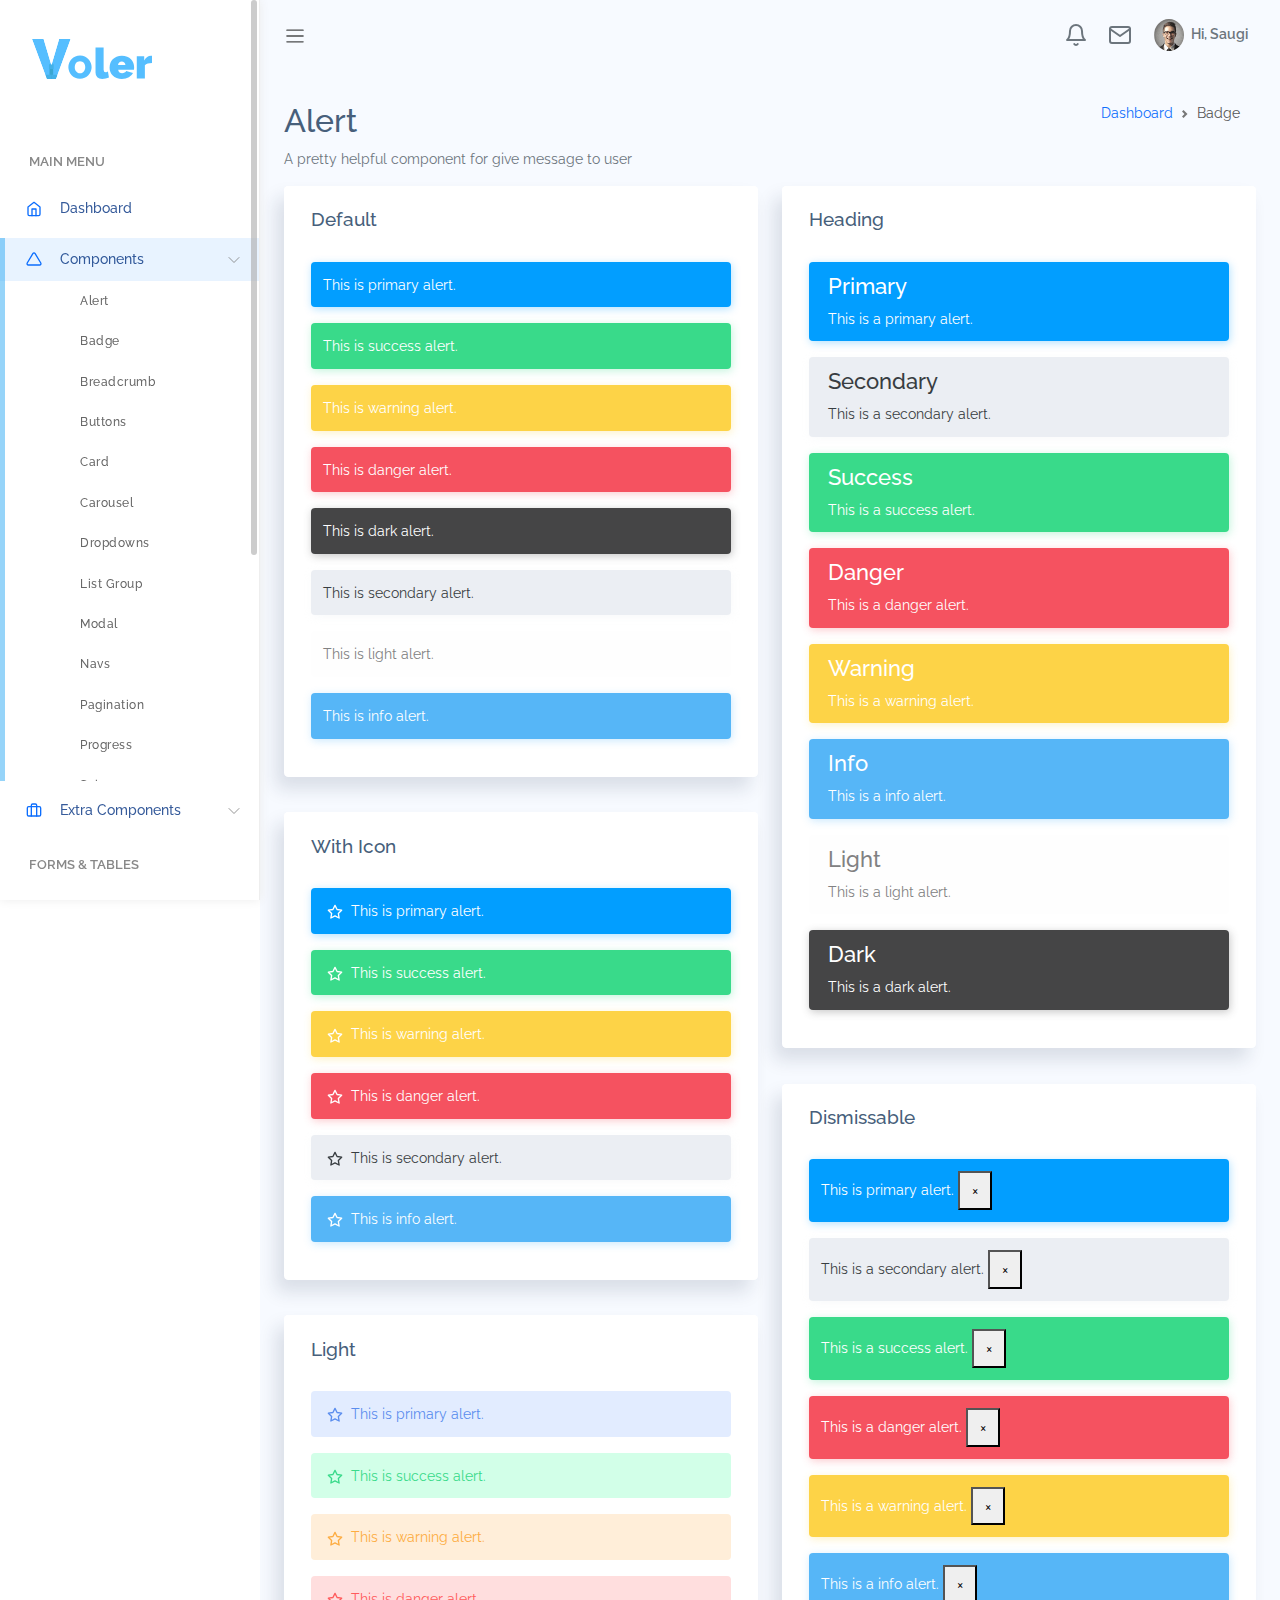
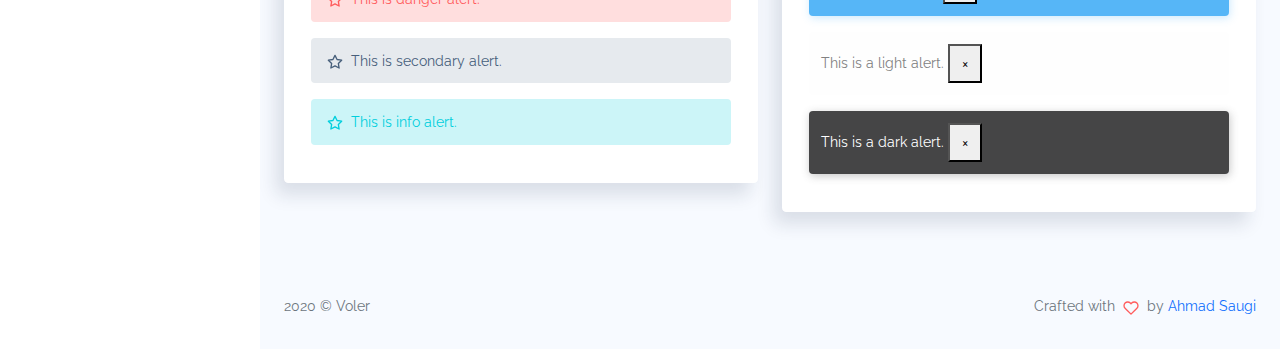
<file: voler/dist/component-alert.html>
<!DOCTYPE html>
<html lang="en">

<head>
    <meta charset="UTF-8">
    <meta name="viewport" content="width=device-width, initial-scale=1.0">
    <title>Alert - Voler Admin Dashboard</title>

    <link rel="stylesheet" href="assets/css/bootstrap.css">

    <link rel="stylesheet" href="assets/vendors/perfect-scrollbar/perfect-scrollbar.css">
    <link rel="stylesheet" href="assets/css/app.css">
    <link rel="shortcut icon" href="assets/images/favicon.svg" type="image/x-icon">
</head>

<body>
    <div id="app">
        <div id="sidebar" class='active'>
            <div class="sidebar-wrapper active">
                <div class="sidebar-header">
                    <img src="assets/images/logo.svg" alt="" srcset="">
                </div>
                <div class="sidebar-menu">
                    <ul class="menu">


                        <li class='sidebar-title'>Main Menu</li>



                        <li class="sidebar-item  ">
                            <a href="index.html" class='sidebar-link'>
                                <i data-feather="home" width="20"></i>
                                <span>Dashboard</span>
                            </a>

                        </li>




                        <li class="sidebar-item active has-sub">
                            <a href="#" class='sidebar-link'>
                                <i data-feather="triangle" width="20"></i>
                                <span>Components</span>
                            </a>

                            <ul class="submenu active">

                                <li>
                                    <a href="component-alert.html">Alert</a>
                                </li>

                                <li>
                                    <a href="component-badge.html">Badge</a>
                                </li>

                                <li>
                                    <a href="component-breadcrumb.html">Breadcrumb</a>
                                </li>

                                <li>
                                    <a href="component-buttons.html">Buttons</a>
                                </li>

                                <li>
                                    <a href="component-card.html">Card</a>
                                </li>

                                <li>
                                    <a href="component-carousel.html">Carousel</a>
                                </li>

                                <li>
                                    <a href="component-dropdowns.html">Dropdowns</a>
                                </li>

                                <li>
                                    <a href="component-list-group.html">List Group</a>
                                </li>

                                <li>
                                    <a href="component-modal.html">Modal</a>
                                </li>

                                <li>
                                    <a href="component-navs.html">Navs</a>
                                </li>

                                <li>
                                    <a href="component-pagination.html">Pagination</a>
                                </li>

                                <li>
                                    <a href="component-progress.html">Progress</a>
                                </li>

                                <li>
                                    <a href="component-spinners.html">Spinners</a>
                                </li>

                                <li>
                                    <a href="component-tooltips.html">Tooltips</a>
                                </li>

                            </ul>

                        </li>




                        <li class="sidebar-item  has-sub">
                            <a href="#" class='sidebar-link'>
                                <i data-feather="briefcase" width="20"></i>
                                <span>Extra Components</span>
                            </a>

                            <ul class="submenu ">

                                <li>
                                    <a href="component-extra-avatar.html">Avatar</a>
                                </li>

                                <li>
                                    <a href="component-extra-divider.html">Divider</a>
                                </li>

                            </ul>

                        </li>




                        <li class='sidebar-title'>Forms &amp; Tables</li>



                        <li class="sidebar-item  has-sub">
                            <a href="#" class='sidebar-link'>
                                <i data-feather="file-text" width="20"></i>
                                <span>Form Elements</span>
                            </a>

                            <ul class="submenu ">

                                <li>
                                    <a href="form-element-input.html">Input</a>
                                </li>

                                <li>
                                    <a href="form-element-input-group.html">Input Group</a>
                                </li>

                                <li>
                                    <a href="form-element-select.html">Select</a>
                                </li>

                                <li>
                                    <a href="form-element-radio.html">Radio</a>
                                </li>

                                <li>
                                    <a href="form-element-checkbox.html">Checkbox</a>
                                </li>

                                <li>
                                    <a href="form-element-textarea.html">Textarea</a>
                                </li>

                            </ul>

                        </li>




                        <li class="sidebar-item  ">
                            <a href="form-layout.html" class='sidebar-link'>
                                <i data-feather="layout" width="20"></i>
                                <span>Form Layout</span>
                            </a>

                        </li>




                        <li class="sidebar-item  ">
                            <a href="form-editor.html" class='sidebar-link'>
                                <i data-feather="layers" width="20"></i>
                                <span>Form Editor</span>
                            </a>

                        </li>




                        <li class="sidebar-item  ">
                            <a href="table.html" class='sidebar-link'>
                                <i data-feather="grid" width="20"></i>
                                <span>Table</span>
                            </a>

                        </li>




                        <li class="sidebar-item  ">
                            <a href="table-datatable.html" class='sidebar-link'>
                                <i data-feather="file-plus" width="20"></i>
                                <span>Datatable</span>
                            </a>

                        </li>




                        <li class='sidebar-title'>Extra UI</li>



                        <li class="sidebar-item  has-sub">
                            <a href="#" class='sidebar-link'>
                                <i data-feather="user" width="20"></i>
                                <span>Widgets</span>
                            </a>

                            <ul class="submenu ">

                                <li>
                                    <a href="ui-chatbox.html">Chatbox</a>
                                </li>

                                <li>
                                    <a href="ui-pricing.html">Pricing</a>
                                </li>

                                <li>
                                    <a href="ui-todolist.html">To-do List</a>
                                </li>

                            </ul>

                        </li>




                        <li class="sidebar-item  has-sub">
                            <a href="#" class='sidebar-link'>
                                <i data-feather="trending-up" width="20"></i>
                                <span>Charts</span>
                            </a>

                            <ul class="submenu ">

                                <li>
                                    <a href="ui-chart-chartjs.html">ChartJS</a>
                                </li>

                                <li>
                                    <a href="ui-chart-apexchart.html">Apexchart</a>
                                </li>

                            </ul>

                        </li>




                        <li class='sidebar-title'>Pages</li>



                        <li class="sidebar-item  has-sub">
                            <a href="#" class='sidebar-link'>
                                <i data-feather="user" width="20"></i>
                                <span>Authentication</span>
                            </a>

                            <ul class="submenu ">

                                <li>
                                    <a href="auth-login.html">Login</a>
                                </li>

                                <li>
                                    <a href="auth-register.html">Register</a>
                                </li>

                                <li>
                                    <a href="auth-forgot-password.html">Forgot Password</a>
                                </li>

                            </ul>

                        </li>




                        <li class="sidebar-item  has-sub">
                            <a href="#" class='sidebar-link'>
                                <i data-feather="alert-circle" width="20"></i>
                                <span>Errors</span>
                            </a>

                            <ul class="submenu ">

                                <li>
                                    <a href="error-403.html">403</a>
                                </li>

                                <li>
                                    <a href="error-404.html">404</a>
                                </li>

                                <li>
                                    <a href="error-500.html">500</a>
                                </li>

                            </ul>

                        </li>




                    </ul>
                </div>
                <button class="sidebar-toggler btn x"><i data-feather="x"></i></button>
            </div>
        </div>
        <div id="main">
            <nav class="navbar navbar-header navbar-expand navbar-light">
                <a class="sidebar-toggler" href="#"><span class="navbar-toggler-icon"></span></a>
                <button class="btn navbar-toggler" type="button" data-bs-toggle="collapse"
                    data-bs-target="#navbarSupportedContent" aria-controls="navbarSupportedContent"
                    aria-expanded="false" aria-label="Toggle navigation">
                    <span class="navbar-toggler-icon"></span>
                </button>
                <div class="collapse navbar-collapse" id="navbarSupportedContent">
                    <ul class="navbar-nav d-flex align-items-center navbar-light ms-auto">
                        <li class="dropdown nav-icon">
                            <a href="#" data-bs-toggle="dropdown"
                                class="nav-link  dropdown-toggle nav-link-lg nav-link-user">
                                <div class="d-lg-inline-block">
                                    <i data-feather="bell"></i>
                                </div>
                            </a>
                            <div class="dropdown-menu dropdown-menu-end dropdown-menu-large">
                                <h6 class='py-2 px-4'>Notifications</h6>
                                <ul class="list-group rounded-none">
                                    <li class="list-group-item border-0 align-items-start">
                                        <div class="avatar bg-success me-3">
                                            <span class="avatar-content"><i data-feather="shopping-cart"></i></span>
                                        </div>
                                        <div>
                                            <h6 class='text-bold'>New Order</h6>
                                            <p class='text-xs'>
                                                An order made by Ahmad Saugi for product Samsung Galaxy S69
                                            </p>
                                        </div>
                                    </li>
                                </ul>
                            </div>
                        </li>
                        <li class="dropdown nav-icon me-2">
                            <a href="#" data-bs-toggle="dropdown"
                                class="nav-link dropdown-toggle nav-link-lg nav-link-user">
                                <div class="d-lg-inline-block">
                                    <i data-feather="mail"></i>
                                </div>
                            </a>
                            <div class="dropdown-menu dropdown-menu-end">
                                <a class="dropdown-item" href="#"><i data-feather="user"></i> Account</a>
                                <a class="dropdown-item active" href="#"><i data-feather="mail"></i> Messages</a>
                                <a class="dropdown-item" href="#"><i data-feather="settings"></i> Settings</a>
                                <div class="dropdown-divider"></div>
                                <a class="dropdown-item" href="#"><i data-feather="log-out"></i> Logout</a>
                            </div>
                        </li>
                        <li class="dropdown">
                            <a href="#" data-bs-toggle="dropdown"
                                class="nav-link dropdown-toggle nav-link-lg nav-link-user">
                                <div class="avatar me-1">
                                    <img src="assets/images/avatar/avatar-s-1.png" alt="" srcset="">
                                </div>
                                <div class="d-none d-md-block d-lg-inline-block">Hi, Saugi</div>
                            </a>
                            <div class="dropdown-menu dropdown-menu-end">
                                <a class="dropdown-item" href="#"><i data-feather="user"></i> Account</a>
                                <a class="dropdown-item active" href="#"><i data-feather="mail"></i> Messages</a>
                                <a class="dropdown-item" href="#"><i data-feather="settings"></i> Settings</a>
                                <div class="dropdown-divider"></div>
                                <a class="dropdown-item" href="#"><i data-feather="log-out"></i> Logout</a>
                            </div>
                        </li>
                    </ul>
                </div>
            </nav>

            <div class="main-content container-fluid">
                <div class="page-title">
                    <div class="row">
                        <div class="col-12 col-md-6 order-md-1 order-last">
                            <h3>Alert</h3>
                            <p class="text-subtitle text-muted">A pretty helpful component for give message to user</p>
                        </div>
                        <div class="col-12 col-md-6 order-md-2 order-first">
                            <nav aria-label="breadcrumb" class='breadcrumb-header'>
                                <ol class="breadcrumb">
                                    <li class="breadcrumb-item"><a href="index.html">Dashboard</a></li>
                                    <li class="breadcrumb-item active" aria-current="page">Badge</li>
                                </ol>
                            </nav>
                        </div>
                    </div>

                </div>
                <section class="section">
                    <div class="row">
                        <div class="col-12 col-md-6">
                            <div class="card">
                                <div class="card-header">
                                    <h4>Default</h4>
                                </div>
                                <div class="card-body">
                                    <div class="alert alert-primary">This is primary alert.</div>
                                    <div class="alert alert-success">This is success alert.</div>
                                    <div class="alert alert-warning">This is warning alert.</div>
                                    <div class="alert alert-danger">This is danger alert.</div>
                                    <div class="alert alert-dark">This is dark alert.</div>
                                    <div class="alert alert-secondary">This is secondary alert.</div>
                                    <div class="alert alert-light">This is light alert.</div>
                                    <div class="alert alert-info">This is info alert.</div>
                                </div>
                            </div>
                            <div class="card">
                                <div class="card-header">
                                    <h4>With Icon</h4>
                                </div>
                                <div class="card-body">
                                    <div class="alert alert-primary"><i data-feather="star"></i> This is primary alert.
                                    </div>
                                    <div class="alert alert-success"><i data-feather="star"></i> This is success alert.
                                    </div>
                                    <div class="alert alert-warning"><i data-feather="star"></i> This is warning alert.
                                    </div>
                                    <div class="alert alert-danger"><i data-feather="star"></i> This is danger alert.
                                    </div>
                                    <div class="alert alert-secondary"><i data-feather="star"></i> This is secondary
                                        alert.</div>
                                    <div class="alert alert-info"><i data-feather="star"></i> This is info alert.</div>
                                </div>
                            </div>
                            <div class="card">
                                <div class="card-header">
                                    <h4>Light</h4>
                                </div>
                                <div class="card-body">
                                    <div class="alert alert-light-primary color-primary"><i data-feather="star"></i>
                                        This is primary alert.</div>
                                    <div class="alert alert-light-success color-success"><i data-feather="star"></i>
                                        This is success alert.</div>
                                    <div class="alert alert-light-warning color-warning"><i data-feather="star"></i>
                                        This is warning alert.</div>
                                    <div class="alert alert-light-danger color-danger"><i data-feather="star"></i> This
                                        is danger alert.</div>
                                    <div class="alert alert-light-secondary color-secondary"><i data-feather="star"></i>
                                        This is secondary alert.</div>
                                    <div class="alert alert-light-info color-info"><i data-feather="star"></i> This is
                                        info alert.</div>
                                </div>
                            </div>
                        </div>
                        <div class="col-12 col-md-6">
                            <div class="card">
                                <div class="card-header">
                                    <h4>Heading</h4>
                                </div>
                                <div class="card-body">
                                    <div class="alert alert-primary">
                                        <h4 class="alert-heading">Primary</h4>
                                        <p>This is a primary alert.</p>
                                    </div>
                                    <div class="alert alert-secondary">
                                        <h4 class="alert-heading">Secondary</h4>
                                        <p>This is a secondary alert.</p>
                                    </div>
                                    <div class="alert alert-success">
                                        <h4 class="alert-heading">Success</h4>
                                        <p>This is a success alert.</p>
                                    </div>
                                    <div class="alert alert-danger">
                                        <h4 class="alert-heading">Danger</h4>
                                        <p>This is a danger alert.</p>
                                    </div>
                                    <div class="alert alert-warning">
                                        <h4 class="alert-heading">Warning</h4>
                                        <p>This is a warning alert.</p>
                                    </div>
                                    <div class="alert alert-info">
                                        <h4 class="alert-heading">Info</h4>
                                        <p>This is a info alert.</p>
                                    </div>
                                    <div class="alert alert-light">
                                        <h4 class="alert-heading">Light</h4>
                                        <p>This is a light alert.</p>
                                    </div>
                                    <div class="alert alert-dark">
                                        <h4 class="alert-heading">Dark</h4>
                                        <p>This is a dark alert.</p>
                                    </div>
                                </div>
                            </div>
                            <div class="card">
                                <div class="card-header">
                                    <h4>Dismissable</h4>
                                </div>
                                <div class="card-body">
                                    <div class="alert alert-primary alert-dismissible fade show" role="alert">
                                        This is primary alert.
                                        <button type="button" class="close" data-bs-dismiss="alert" aria-label="Close">
                                            <span aria-hidden="true">&times;</span>
                                        </button>
                                    </div>
                                    <div class="alert alert-secondary alert-dismissible show fade">
                                        This is a secondary alert.
                                        <button type="button" class="close" data-bs-dismiss="alert" aria-label="Close">
                                            <span aria-hidden="true">&times;</span>
                                        </button>
                                    </div>
                                    <div class="alert alert-success alert-dismissible show fade">
                                        This is a success alert.
                                        <button type="button" class="close" data-bs-dismiss="alert" aria-label="Close">
                                            <span aria-hidden="true">&times;</span>
                                        </button>
                                    </div>
                                    <div class="alert alert-danger alert-dismissible show fade">
                                        This is a danger alert.
                                        <button type="button" class="close" data-bs-dismiss="alert" aria-label="Close">
                                            <span aria-hidden="true">&times;</span>
                                        </button>
                                    </div>
                                    <div class="alert alert-warning alert-dismissible show fade">
                                        This is a warning alert.
                                        <button type="button" class="close" data-bs-dismiss="alert" aria-label="Close">
                                            <span aria-hidden="true">&times;</span>
                                        </button>
                                    </div>
                                    <div class="alert alert-info alert-dismissible show fade">
                                        This is a info alert.
                                        <button type="button" class="close" data-bs-dismiss="alert" aria-label="Close">
                                            <span aria-hidden="true">&times;</span>
                                        </button>
                                    </div>
                                    <div class="alert alert-light alert-dismissible show fade">
                                        This is a light alert.
                                        <button type="button" class="close" data-bs-dismiss="alert" aria-label="Close">
                                            <span aria-hidden="true">&times;</span>
                                        </button>
                                    </div>
                                    <div class="alert alert-dark alert-dismissible show fade">
                                        This is a dark alert.
                                        <button type="button" class="close" data-bs-dismiss="alert" aria-label="Close">
                                            <span aria-hidden="true">&times;</span>
                                        </button>
                                    </div>
                                </div>
                            </div>
                        </div>
                    </div>
                </section>
            </div>

            <footer>
                <div class="footer clearfix mb-0 text-muted">
                    <div class="float-start">
                        <p>2020 &copy; Voler</p>
                    </div>
                    <div class="float-end">
                        <p>Crafted with <span class='text-danger'><i data-feather="heart"></i></span> by <a
                                href="http://ahmadsaugi.com">Ahmad Saugi</a></p>
                    </div>
                </div>
            </footer>
        </div>
    </div>
    <script src="assets/js/feather-icons/feather.min.js"></script>
    <script src="assets/vendors/perfect-scrollbar/perfect-scrollbar.min.js"></script>
    <script src="assets/js/app.js"></script>

    <script src="assets/js/main.js"></script>
</body>

</html>
</file>
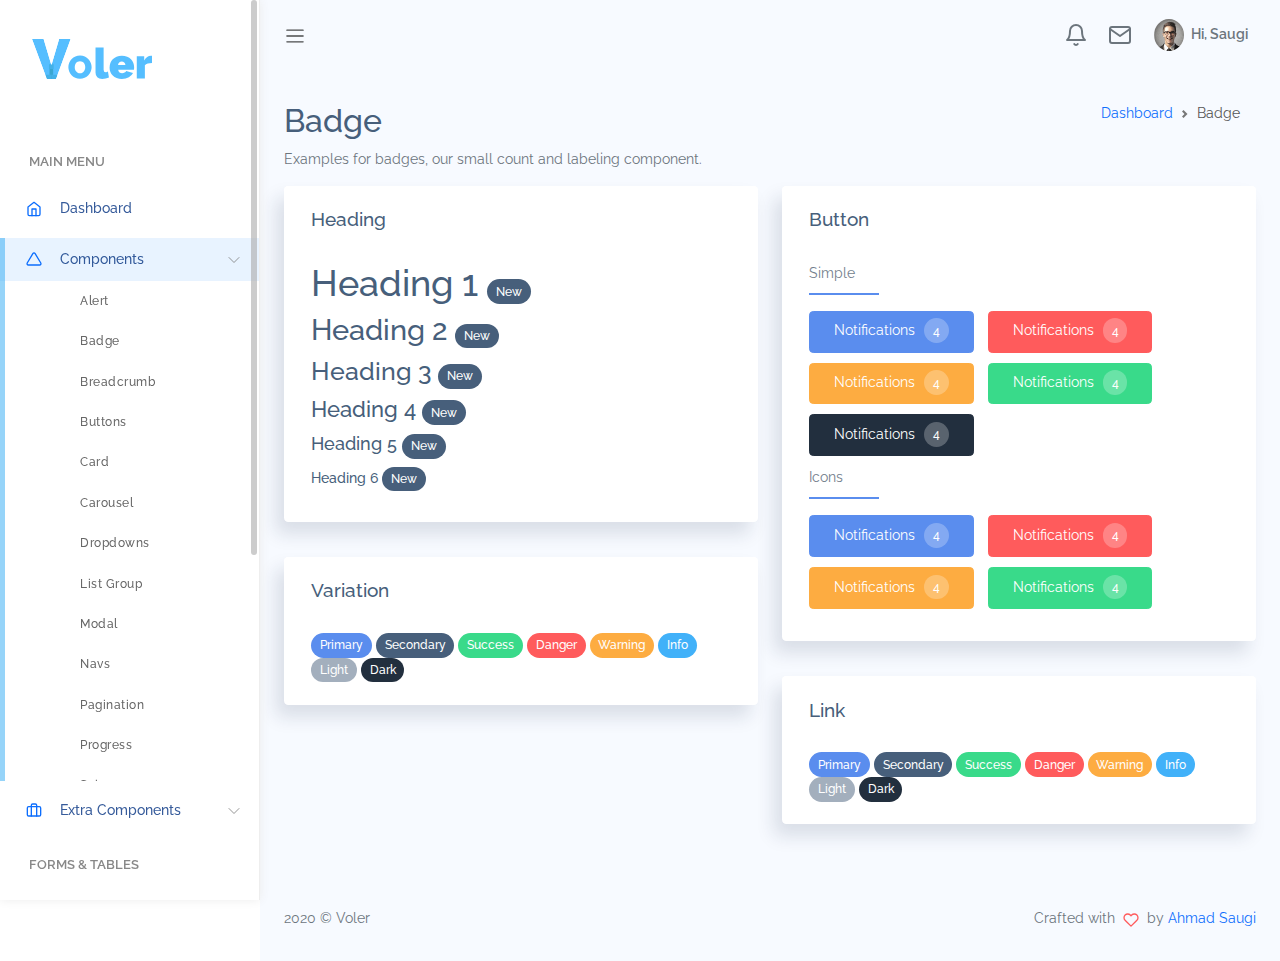
<file: voler/dist/component-badge.html>
<!DOCTYPE html>
<html lang="en">

<head>
    <meta charset="UTF-8">
    <meta name="viewport" content="width=device-width, initial-scale=1.0">
    <title>Badge - Voler Admin Dashboard</title>

    <link rel="stylesheet" href="assets/css/bootstrap.css">

    <link rel="stylesheet" href="assets/vendors/perfect-scrollbar/perfect-scrollbar.css">
    <link rel="stylesheet" href="assets/css/app.css">
    <link rel="shortcut icon" href="assets/images/favicon.svg" type="image/x-icon">
</head>

<body>
    <div id="app">
        <div id="sidebar" class='active'>
            <div class="sidebar-wrapper active">
                <div class="sidebar-header">
                    <img src="assets/images/logo.svg" alt="" srcset="">
                </div>
                <div class="sidebar-menu">
                    <ul class="menu">


                        <li class='sidebar-title'>Main Menu</li>



                        <li class="sidebar-item  ">
                            <a href="index.html" class='sidebar-link'>
                                <i data-feather="home" width="20"></i>
                                <span>Dashboard</span>
                            </a>

                        </li>




                        <li class="sidebar-item active has-sub">
                            <a href="#" class='sidebar-link'>
                                <i data-feather="triangle" width="20"></i>
                                <span>Components</span>
                            </a>

                            <ul class="submenu active">

                                <li>
                                    <a href="component-alert.html">Alert</a>
                                </li>

                                <li>
                                    <a href="component-badge.html">Badge</a>
                                </li>

                                <li>
                                    <a href="component-breadcrumb.html">Breadcrumb</a>
                                </li>

                                <li>
                                    <a href="component-buttons.html">Buttons</a>
                                </li>

                                <li>
                                    <a href="component-card.html">Card</a>
                                </li>

                                <li>
                                    <a href="component-carousel.html">Carousel</a>
                                </li>

                                <li>
                                    <a href="component-dropdowns.html">Dropdowns</a>
                                </li>

                                <li>
                                    <a href="component-list-group.html">List Group</a>
                                </li>

                                <li>
                                    <a href="component-modal.html">Modal</a>
                                </li>

                                <li>
                                    <a href="component-navs.html">Navs</a>
                                </li>

                                <li>
                                    <a href="component-pagination.html">Pagination</a>
                                </li>

                                <li>
                                    <a href="component-progress.html">Progress</a>
                                </li>

                                <li>
                                    <a href="component-spinners.html">Spinners</a>
                                </li>

                                <li>
                                    <a href="component-tooltips.html">Tooltips</a>
                                </li>

                            </ul>

                        </li>




                        <li class="sidebar-item  has-sub">
                            <a href="#" class='sidebar-link'>
                                <i data-feather="briefcase" width="20"></i>
                                <span>Extra Components</span>
                            </a>

                            <ul class="submenu ">

                                <li>
                                    <a href="component-extra-avatar.html">Avatar</a>
                                </li>

                                <li>
                                    <a href="component-extra-divider.html">Divider</a>
                                </li>

                            </ul>

                        </li>




                        <li class='sidebar-title'>Forms &amp; Tables</li>



                        <li class="sidebar-item  has-sub">
                            <a href="#" class='sidebar-link'>
                                <i data-feather="file-text" width="20"></i>
                                <span>Form Elements</span>
                            </a>

                            <ul class="submenu ">

                                <li>
                                    <a href="form-element-input.html">Input</a>
                                </li>

                                <li>
                                    <a href="form-element-input-group.html">Input Group</a>
                                </li>

                                <li>
                                    <a href="form-element-select.html">Select</a>
                                </li>

                                <li>
                                    <a href="form-element-radio.html">Radio</a>
                                </li>

                                <li>
                                    <a href="form-element-checkbox.html">Checkbox</a>
                                </li>

                                <li>
                                    <a href="form-element-textarea.html">Textarea</a>
                                </li>

                            </ul>

                        </li>




                        <li class="sidebar-item  ">
                            <a href="form-layout.html" class='sidebar-link'>
                                <i data-feather="layout" width="20"></i>
                                <span>Form Layout</span>
                            </a>

                        </li>




                        <li class="sidebar-item  ">
                            <a href="form-editor.html" class='sidebar-link'>
                                <i data-feather="layers" width="20"></i>
                                <span>Form Editor</span>
                            </a>

                        </li>




                        <li class="sidebar-item  ">
                            <a href="table.html" class='sidebar-link'>
                                <i data-feather="grid" width="20"></i>
                                <span>Table</span>
                            </a>

                        </li>




                        <li class="sidebar-item  ">
                            <a href="table-datatable.html" class='sidebar-link'>
                                <i data-feather="file-plus" width="20"></i>
                                <span>Datatable</span>
                            </a>

                        </li>




                        <li class='sidebar-title'>Extra UI</li>



                        <li class="sidebar-item  has-sub">
                            <a href="#" class='sidebar-link'>
                                <i data-feather="user" width="20"></i>
                                <span>Widgets</span>
                            </a>

                            <ul class="submenu ">

                                <li>
                                    <a href="ui-chatbox.html">Chatbox</a>
                                </li>

                                <li>
                                    <a href="ui-pricing.html">Pricing</a>
                                </li>

                                <li>
                                    <a href="ui-todolist.html">To-do List</a>
                                </li>

                            </ul>

                        </li>




                        <li class="sidebar-item  has-sub">
                            <a href="#" class='sidebar-link'>
                                <i data-feather="trending-up" width="20"></i>
                                <span>Charts</span>
                            </a>

                            <ul class="submenu ">

                                <li>
                                    <a href="ui-chart-chartjs.html">ChartJS</a>
                                </li>

                                <li>
                                    <a href="ui-chart-apexchart.html">Apexchart</a>
                                </li>

                            </ul>

                        </li>




                        <li class='sidebar-title'>Pages</li>



                        <li class="sidebar-item  has-sub">
                            <a href="#" class='sidebar-link'>
                                <i data-feather="user" width="20"></i>
                                <span>Authentication</span>
                            </a>

                            <ul class="submenu ">

                                <li>
                                    <a href="auth-login.html">Login</a>
                                </li>

                                <li>
                                    <a href="auth-register.html">Register</a>
                                </li>

                                <li>
                                    <a href="auth-forgot-password.html">Forgot Password</a>
                                </li>

                            </ul>

                        </li>




                        <li class="sidebar-item  has-sub">
                            <a href="#" class='sidebar-link'>
                                <i data-feather="alert-circle" width="20"></i>
                                <span>Errors</span>
                            </a>

                            <ul class="submenu ">

                                <li>
                                    <a href="error-403.html">403</a>
                                </li>

                                <li>
                                    <a href="error-404.html">404</a>
                                </li>

                                <li>
                                    <a href="error-500.html">500</a>
                                </li>

                            </ul>

                        </li>




                    </ul>
                </div>
                <button class="sidebar-toggler btn x"><i data-feather="x"></i></button>
            </div>
        </div>
        <div id="main">
            <nav class="navbar navbar-header navbar-expand navbar-light">
                <a class="sidebar-toggler" href="#"><span class="navbar-toggler-icon"></span></a>
                <button class="btn navbar-toggler" type="button" data-bs-toggle="collapse"
                    data-bs-target="#navbarSupportedContent" aria-controls="navbarSupportedContent"
                    aria-expanded="false" aria-label="Toggle navigation">
                    <span class="navbar-toggler-icon"></span>
                </button>
                <div class="collapse navbar-collapse" id="navbarSupportedContent">
                    <ul class="navbar-nav d-flex align-items-center navbar-light ms-auto">
                        <li class="dropdown nav-icon">
                            <a href="#" data-bs-toggle="dropdown"
                                class="nav-link  dropdown-toggle nav-link-lg nav-link-user">
                                <div class="d-lg-inline-block">
                                    <i data-feather="bell"></i>
                                </div>
                            </a>
                            <div class="dropdown-menu dropdown-menu-end dropdown-menu-large">
                                <h6 class='py-2 px-4'>Notifications</h6>
                                <ul class="list-group rounded-none">
                                    <li class="list-group-item border-0 align-items-start">
                                        <div class="avatar bg-success me-3">
                                            <span class="avatar-content"><i data-feather="shopping-cart"></i></span>
                                        </div>
                                        <div>
                                            <h6 class='text-bold'>New Order</h6>
                                            <p class='text-xs'>
                                                An order made by Ahmad Saugi for product Samsung Galaxy S69
                                            </p>
                                        </div>
                                    </li>
                                </ul>
                            </div>
                        </li>
                        <li class="dropdown nav-icon me-2">
                            <a href="#" data-bs-toggle="dropdown"
                                class="nav-link dropdown-toggle nav-link-lg nav-link-user">
                                <div class="d-lg-inline-block">
                                    <i data-feather="mail"></i>
                                </div>
                            </a>
                            <div class="dropdown-menu dropdown-menu-end">
                                <a class="dropdown-item" href="#"><i data-feather="user"></i> Account</a>
                                <a class="dropdown-item active" href="#"><i data-feather="mail"></i> Messages</a>
                                <a class="dropdown-item" href="#"><i data-feather="settings"></i> Settings</a>
                                <div class="dropdown-divider"></div>
                                <a class="dropdown-item" href="#"><i data-feather="log-out"></i> Logout</a>
                            </div>
                        </li>
                        <li class="dropdown">
                            <a href="#" data-bs-toggle="dropdown"
                                class="nav-link dropdown-toggle nav-link-lg nav-link-user">
                                <div class="avatar me-1">
                                    <img src="assets/images/avatar/avatar-s-1.png" alt="" srcset="">
                                </div>
                                <div class="d-none d-md-block d-lg-inline-block">Hi, Saugi</div>
                            </a>
                            <div class="dropdown-menu dropdown-menu-end">
                                <a class="dropdown-item" href="#"><i data-feather="user"></i> Account</a>
                                <a class="dropdown-item active" href="#"><i data-feather="mail"></i> Messages</a>
                                <a class="dropdown-item" href="#"><i data-feather="settings"></i> Settings</a>
                                <div class="dropdown-divider"></div>
                                <a class="dropdown-item" href="#"><i data-feather="log-out"></i> Logout</a>
                            </div>
                        </li>
                    </ul>
                </div>
            </nav>

            <div class="main-content container-fluid">
                <div class="page-title">
                    <div class="row">
                        <div class="col-12 col-md-6">
                            <h3>Badge</h3>
                            <p class="text-subtitle text-muted">Examples for badges, our small count and labeling
                                component.</p>
                        </div>
                        <div class="col-12 col-md-6">
                            <nav aria-label="breadcrumb" class='breadcrumb-header text-right'>
                                <ol class="breadcrumb">
                                    <li class="breadcrumb-item"><a href="index.html">Dashboard</a></li>
                                    <li class="breadcrumb-item active" aria-current="page">Badge</li>
                                </ol>
                            </nav>
                        </div>
                    </div>

                </div>
                <section class="section">
                    <div class="row">
                        <div class="col-12 col-md-6 col-lg-6">
                            <div class="card">
                                <div class="card-header">
                                    <h4>Heading</h4>
                                </div>
                                <div class="card-body">
                                    <h1>Heading 1 <span class="badge bg-secondary">New</span></h1>
                                    <h2>Heading 2 <span class="badge bg-secondary">New</span></h2>
                                    <h3>Heading 3 <span class="badge bg-secondary">New</span></h3>
                                    <h4>Heading 4 <span class="badge bg-secondary">New</span></h4>
                                    <h5>Heading 5 <span class="badge bg-secondary">New</span></h5>
                                    <h6>Heading 6 <span class="badge bg-secondary">New</span></h6>
                                </div>
                            </div>
                            <div class="card">
                                <div class="card-header">
                                    <h4>Variation</h4>
                                </div>
                                <div class="card-body">
                                    <div class="badges">
                                        <span class="badge bg-primary">Primary</span>
                                        <span class="badge bg-secondary">Secondary</span>
                                        <span class="badge bg-success">Success</span>
                                        <span class="badge bg-danger">Danger</span>
                                        <span class="badge bg-warning">Warning</span>
                                        <span class="badge bg-info">Info</span>
                                        <span class="badge bg-light">Light</span>
                                        <span class="badge bg-dark">Dark</span>
                                    </div>
                                </div>
                            </div>
                        </div>
                        <div class="col-12 col-md-6 col-lg-6">
                            <div class="card">
                                <div class="card-header">
                                    <h4>Button</h4>
                                </div>
                                <div class="card-body">
                                    <div class="buttons">
                                        <div class="section-title mt-0">Simple</div>
                                        <button type="button" class="btn btn-primary">
                                            Notifications <span class="badge bg-transparent">4</span>
                                        </button>
                                        <button type="button" class="btn btn-danger">
                                            Notifications <span class="badge bg-transparent">4</span>
                                        </button>
                                        <button type="button" class="btn btn-warning">
                                            Notifications <span class="badge bg-transparent">4</span>
                                        </button>
                                        <button type="button" class="btn btn-success">
                                            Notifications <span class="badge bg-transparent">4</span>
                                        </button>
                                        <button type="button" class="btn btn-dark">
                                            Notifications <span class="badge bg-transparent">4</span>
                                        </button>
                                        <div class="section-title">Icons</div>
                                        <button type="button" class="btn btn-primary btn-icon icon-left">
                                            <i class="fas fa-plane"></i> Notifications <span
                                                class="badge bg-transparent">4</span>
                                        </button>
                                        <button type="button" class="btn btn-danger btn-icon icon-left">
                                            <i class="fas fa-plane"></i> Notifications <span
                                                class="badge bg-transparent">4</span>
                                        </button>
                                        <button type="button" class="btn btn-warning btn-icon icon-left">
                                            <i class="fas fa-plane"></i> Notifications <span
                                                class="badge bg-transparent">4</span>
                                        </button>
                                        <button type="button" class="btn btn-success btn-icon icon-left">
                                            <i class="fas fa-plane"></i> Notifications <span
                                                class="badge bg-transparent">4</span>
                                        </button>
                                    </div>
                                </div>
                            </div>
                            <div class="card">
                                <div class="card-header">
                                    <h4>Link</h4>
                                </div>
                                <div class="card-body">
                                    <div class="badges">
                                        <a href="#" class="badge bg-primary">Primary</a>
                                        <a href="#" class="badge bg-secondary">Secondary</a>
                                        <a href="#" class="badge bg-success">Success</a>
                                        <a href="#" class="badge bg-danger">Danger</a>
                                        <a href="#" class="badge bg-warning">Warning</a>
                                        <a href="#" class="badge bg-info">Info</a>
                                        <a href="#" class="badge bg-light">Light</a>
                                        <a href="#" class="badge bg-dark">Dark</a>
                                    </div>
                                </div>
                            </div>
                        </div>
                    </div>
                </section>
            </div>

            <footer>
                <div class="footer clearfix mb-0 text-muted">
                    <div class="float-start">
                        <p>2020 &copy; Voler</p>
                    </div>
                    <div class="float-end">
                        <p>Crafted with <span class='text-danger'><i data-feather="heart"></i></span> by <a
                                href="http://ahmadsaugi.com">Ahmad Saugi</a></p>
                    </div>
                </div>
            </footer>
        </div>
    </div>
    <script src="assets/js/feather-icons/feather.min.js"></script>
    <script src="assets/vendors/perfect-scrollbar/perfect-scrollbar.min.js"></script>
    <script src="assets/js/app.js"></script>

    <script src="assets/js/main.js"></script>
</body>

</html>
</file>
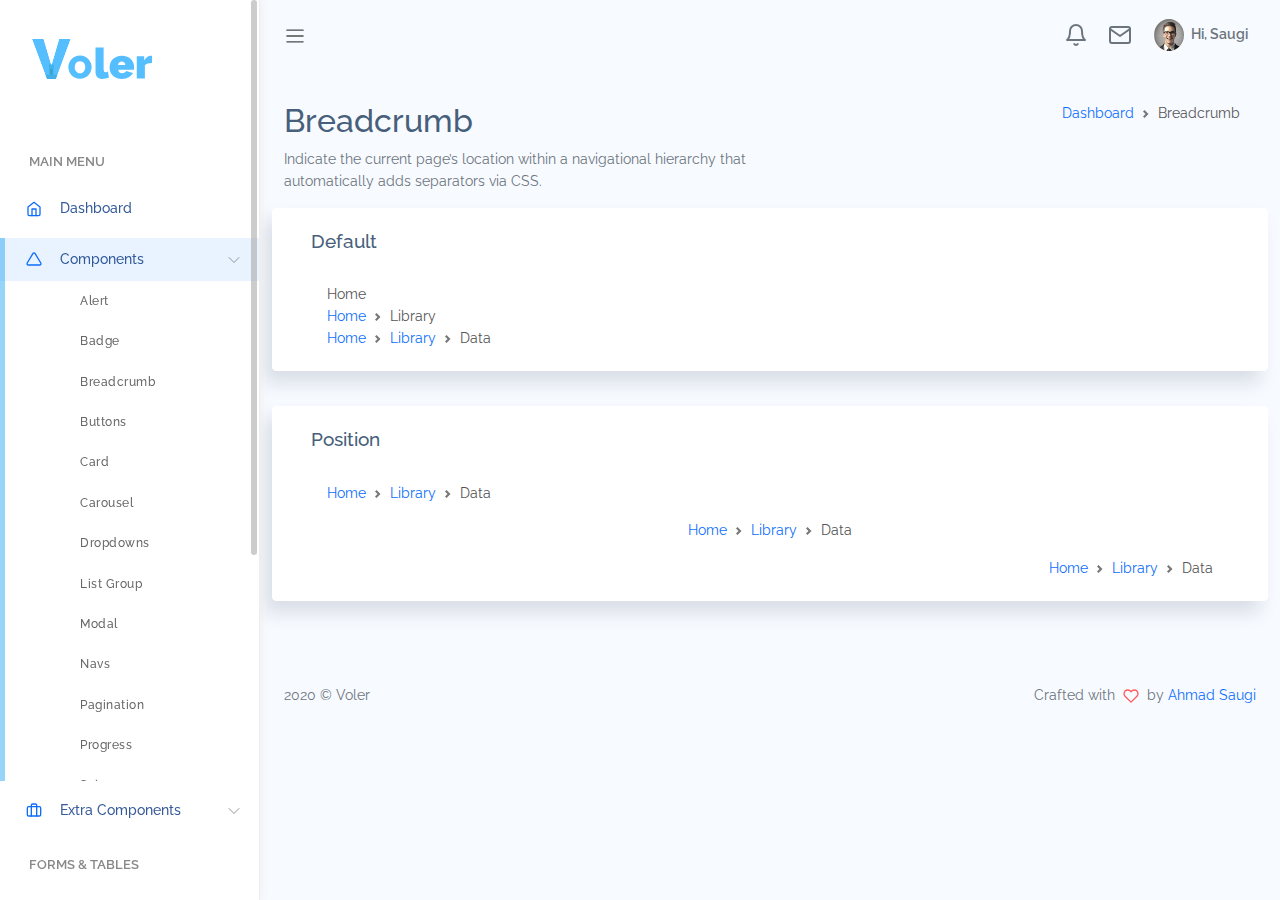
<file: voler/dist/component-breadcrumb.html>
<!DOCTYPE html>
<html lang="en">

<head>
    <meta charset="UTF-8">
    <meta name="viewport" content="width=device-width, initial-scale=1.0">
    <title>Breadcrumb - Voler Admin Dashboard</title>

    <link rel="stylesheet" href="assets/css/bootstrap.css">

    <link rel="stylesheet" href="assets/vendors/perfect-scrollbar/perfect-scrollbar.css">
    <link rel="stylesheet" href="assets/css/app.css">
    <link rel="shortcut icon" href="assets/images/favicon.svg" type="image/x-icon">
</head>

<body>
    <div id="app">
        <div id="sidebar" class='active'>
            <div class="sidebar-wrapper active">
                <div class="sidebar-header">
                    <img src="assets/images/logo.svg" alt="" srcset="">
                </div>
                <div class="sidebar-menu">
                    <ul class="menu">


                        <li class='sidebar-title'>Main Menu</li>



                        <li class="sidebar-item  ">
                            <a href="index.html" class='sidebar-link'>
                                <i data-feather="home" width="20"></i>
                                <span>Dashboard</span>
                            </a>

                        </li>




                        <li class="sidebar-item active has-sub">
                            <a href="#" class='sidebar-link'>
                                <i data-feather="triangle" width="20"></i>
                                <span>Components</span>
                            </a>

                            <ul class="submenu active">

                                <li>
                                    <a href="component-alert.html">Alert</a>
                                </li>

                                <li>
                                    <a href="component-badge.html">Badge</a>
                                </li>

                                <li>
                                    <a href="component-breadcrumb.html">Breadcrumb</a>
                                </li>

                                <li>
                                    <a href="component-buttons.html">Buttons</a>
                                </li>

                                <li>
                                    <a href="component-card.html">Card</a>
                                </li>

                                <li>
                                    <a href="component-carousel.html">Carousel</a>
                                </li>

                                <li>
                                    <a href="component-dropdowns.html">Dropdowns</a>
                                </li>

                                <li>
                                    <a href="component-list-group.html">List Group</a>
                                </li>

                                <li>
                                    <a href="component-modal.html">Modal</a>
                                </li>

                                <li>
                                    <a href="component-navs.html">Navs</a>
                                </li>

                                <li>
                                    <a href="component-pagination.html">Pagination</a>
                                </li>

                                <li>
                                    <a href="component-progress.html">Progress</a>
                                </li>

                                <li>
                                    <a href="component-spinners.html">Spinners</a>
                                </li>

                                <li>
                                    <a href="component-tooltips.html">Tooltips</a>
                                </li>

                            </ul>

                        </li>




                        <li class="sidebar-item  has-sub">
                            <a href="#" class='sidebar-link'>
                                <i data-feather="briefcase" width="20"></i>
                                <span>Extra Components</span>
                            </a>

                            <ul class="submenu ">

                                <li>
                                    <a href="component-extra-avatar.html">Avatar</a>
                                </li>

                                <li>
                                    <a href="component-extra-divider.html">Divider</a>
                                </li>

                            </ul>

                        </li>




                        <li class='sidebar-title'>Forms &amp; Tables</li>



                        <li class="sidebar-item  has-sub">
                            <a href="#" class='sidebar-link'>
                                <i data-feather="file-text" width="20"></i>
                                <span>Form Elements</span>
                            </a>

                            <ul class="submenu ">

                                <li>
                                    <a href="form-element-input.html">Input</a>
                                </li>

                                <li>
                                    <a href="form-element-input-group.html">Input Group</a>
                                </li>

                                <li>
                                    <a href="form-element-select.html">Select</a>
                                </li>

                                <li>
                                    <a href="form-element-radio.html">Radio</a>
                                </li>

                                <li>
                                    <a href="form-element-checkbox.html">Checkbox</a>
                                </li>

                                <li>
                                    <a href="form-element-textarea.html">Textarea</a>
                                </li>

                            </ul>

                        </li>




                        <li class="sidebar-item  ">
                            <a href="form-layout.html" class='sidebar-link'>
                                <i data-feather="layout" width="20"></i>
                                <span>Form Layout</span>
                            </a>

                        </li>




                        <li class="sidebar-item  ">
                            <a href="form-editor.html" class='sidebar-link'>
                                <i data-feather="layers" width="20"></i>
                                <span>Form Editor</span>
                            </a>

                        </li>




                        <li class="sidebar-item  ">
                            <a href="table.html" class='sidebar-link'>
                                <i data-feather="grid" width="20"></i>
                                <span>Table</span>
                            </a>

                        </li>




                        <li class="sidebar-item  ">
                            <a href="table-datatable.html" class='sidebar-link'>
                                <i data-feather="file-plus" width="20"></i>
                                <span>Datatable</span>
                            </a>

                        </li>




                        <li class='sidebar-title'>Extra UI</li>



                        <li class="sidebar-item  has-sub">
                            <a href="#" class='sidebar-link'>
                                <i data-feather="user" width="20"></i>
                                <span>Widgets</span>
                            </a>

                            <ul class="submenu ">

                                <li>
                                    <a href="ui-chatbox.html">Chatbox</a>
                                </li>

                                <li>
                                    <a href="ui-pricing.html">Pricing</a>
                                </li>

                                <li>
                                    <a href="ui-todolist.html">To-do List</a>
                                </li>

                            </ul>

                        </li>




                        <li class="sidebar-item  has-sub">
                            <a href="#" class='sidebar-link'>
                                <i data-feather="trending-up" width="20"></i>
                                <span>Charts</span>
                            </a>

                            <ul class="submenu ">

                                <li>
                                    <a href="ui-chart-chartjs.html">ChartJS</a>
                                </li>

                                <li>
                                    <a href="ui-chart-apexchart.html">Apexchart</a>
                                </li>

                            </ul>

                        </li>




                        <li class='sidebar-title'>Pages</li>



                        <li class="sidebar-item  has-sub">
                            <a href="#" class='sidebar-link'>
                                <i data-feather="user" width="20"></i>
                                <span>Authentication</span>
                            </a>

                            <ul class="submenu ">

                                <li>
                                    <a href="auth-login.html">Login</a>
                                </li>

                                <li>
                                    <a href="auth-register.html">Register</a>
                                </li>

                                <li>
                                    <a href="auth-forgot-password.html">Forgot Password</a>
                                </li>

                            </ul>

                        </li>




                        <li class="sidebar-item  has-sub">
                            <a href="#" class='sidebar-link'>
                                <i data-feather="alert-circle" width="20"></i>
                                <span>Errors</span>
                            </a>

                            <ul class="submenu ">

                                <li>
                                    <a href="error-403.html">403</a>
                                </li>

                                <li>
                                    <a href="error-404.html">404</a>
                                </li>

                                <li>
                                    <a href="error-500.html">500</a>
                                </li>

                            </ul>

                        </li>




                    </ul>
                </div>
                <button class="sidebar-toggler btn x"><i data-feather="x"></i></button>
            </div>
        </div>
        <div id="main">
            <nav class="navbar navbar-header navbar-expand navbar-light">
                <a class="sidebar-toggler" href="#"><span class="navbar-toggler-icon"></span></a>
                <button class="btn navbar-toggler" type="button" data-bs-toggle="collapse"
                    data-bs-target="#navbarSupportedContent" aria-controls="navbarSupportedContent"
                    aria-expanded="false" aria-label="Toggle navigation">
                    <span class="navbar-toggler-icon"></span>
                </button>
                <div class="collapse navbar-collapse" id="navbarSupportedContent">
                    <ul class="navbar-nav d-flex align-items-center navbar-light ms-auto">
                        <li class="dropdown nav-icon">
                            <a href="#" data-bs-toggle="dropdown"
                                class="nav-link  dropdown-toggle nav-link-lg nav-link-user">
                                <div class="d-lg-inline-block">
                                    <i data-feather="bell"></i>
                                </div>
                            </a>
                            <div class="dropdown-menu dropdown-menu-end dropdown-menu-large">
                                <h6 class='py-2 px-4'>Notifications</h6>
                                <ul class="list-group rounded-none">
                                    <li class="list-group-item border-0 align-items-start">
                                        <div class="avatar bg-success me-3">
                                            <span class="avatar-content"><i data-feather="shopping-cart"></i></span>
                                        </div>
                                        <div>
                                            <h6 class='text-bold'>New Order</h6>
                                            <p class='text-xs'>
                                                An order made by Ahmad Saugi for product Samsung Galaxy S69
                                            </p>
                                        </div>
                                    </li>
                                </ul>
                            </div>
                        </li>
                        <li class="dropdown nav-icon me-2">
                            <a href="#" data-bs-toggle="dropdown"
                                class="nav-link dropdown-toggle nav-link-lg nav-link-user">
                                <div class="d-lg-inline-block">
                                    <i data-feather="mail"></i>
                                </div>
                            </a>
                            <div class="dropdown-menu dropdown-menu-end">
                                <a class="dropdown-item" href="#"><i data-feather="user"></i> Account</a>
                                <a class="dropdown-item active" href="#"><i data-feather="mail"></i> Messages</a>
                                <a class="dropdown-item" href="#"><i data-feather="settings"></i> Settings</a>
                                <div class="dropdown-divider"></div>
                                <a class="dropdown-item" href="#"><i data-feather="log-out"></i> Logout</a>
                            </div>
                        </li>
                        <li class="dropdown">
                            <a href="#" data-bs-toggle="dropdown"
                                class="nav-link dropdown-toggle nav-link-lg nav-link-user">
                                <div class="avatar me-1">
                                    <img src="assets/images/avatar/avatar-s-1.png" alt="" srcset="">
                                </div>
                                <div class="d-none d-md-block d-lg-inline-block">Hi, Saugi</div>
                            </a>
                            <div class="dropdown-menu dropdown-menu-end">
                                <a class="dropdown-item" href="#"><i data-feather="user"></i> Account</a>
                                <a class="dropdown-item active" href="#"><i data-feather="mail"></i> Messages</a>
                                <a class="dropdown-item" href="#"><i data-feather="settings"></i> Settings</a>
                                <div class="dropdown-divider"></div>
                                <a class="dropdown-item" href="#"><i data-feather="log-out"></i> Logout</a>
                            </div>
                        </li>
                    </ul>
                </div>
            </nav>

            <div class="main-content container-fluid">
                <div class="page-title">
                    <div class="row">
                        <div class="col-12 col-md-6">
                            <h3>Breadcrumb</h3>
                            <p class="text-subtitle text-muted">Indicate the current page’s location within a
                                navigational hierarchy that automatically adds separators via CSS.</p>
                        </div>
                        <div class="col-12 col-md-6">
                            <nav aria-label="breadcrumb" class='breadcrumb-header text-right'>
                                <ol class="breadcrumb">
                                    <li class="breadcrumb-item"><a href="index.html">Dashboard</a></li>
                                    <li class="breadcrumb-item active" aria-current="page">Breadcrumb</li>
                                </ol>
                            </nav>
                        </div>
                    </div>

                </div>
                <section class="section">
                    <div class="row">
                        <div class="card">
                            <div class="card-header">
                                <h4 class="card-title">Default</h4>
                            </div>
                            <div class="card-body">
                                <nav aria-label="breadcrumb">
                                    <ol class="breadcrumb">
                                        <li class="breadcrumb-item active" aria-current="page">Home</li>
                                    </ol>
                                </nav>

                                <nav aria-label="breadcrumb">
                                    <ol class="breadcrumb">
                                        <li class="breadcrumb-item"><a href="#">Home</a></li>
                                        <li class="breadcrumb-item active" aria-current="page">Library</li>
                                    </ol>
                                </nav>

                                <nav aria-label="breadcrumb">
                                    <ol class="breadcrumb">
                                        <li class="breadcrumb-item"><a href="#">Home</a></li>
                                        <li class="breadcrumb-item"><a href="#">Library</a></li>
                                        <li class="breadcrumb-item active" aria-current="page">Data</li>
                                    </ol>
                                </nav>
                            </div>
                        </div>
                    </div>
                </section>
                <section class="section">
                    <div class="row">
                        <div class="card">
                            <div class="card-header">
                                <h4 class="card-title">Position</h4>
                            </div>
                            <div class="card-body">
                                <nav aria-label="breadcrumb">
                                    <ol class="breadcrumb">
                                        <li class="breadcrumb-item"><a href="#">Home</a></li>
                                        <li class="breadcrumb-item"><a href="#">Library</a></li>
                                        <li class="breadcrumb-item active" aria-current="page">Data</li>
                                    </ol>
                                </nav>
                                <nav aria-label="breadcrumb">
                                    <ol class="breadcrumb breadcrumb-center">
                                        <li class="breadcrumb-item"><a href="#">Home</a></li>
                                        <li class="breadcrumb-item"><a href="#">Library</a></li>
                                        <li class="breadcrumb-item active" aria-current="page">Data</li>
                                    </ol>
                                </nav>
                                <nav aria-label="breadcrumb">
                                    <ol class="breadcrumb breadcrumb-right">
                                        <li class="breadcrumb-item"><a href="#">Home</a></li>
                                        <li class="breadcrumb-item"><a href="#">Library</a></li>
                                        <li class="breadcrumb-item active" aria-current="page">Data</li>
                                    </ol>
                                </nav>
                            </div>
                        </div>
                    </div>
                </section>
            </div>

            <footer>
                <div class="footer clearfix mb-0 text-muted">
                    <div class="float-start">
                        <p>2020 &copy; Voler</p>
                    </div>
                    <div class="float-end">
                        <p>Crafted with <span class='text-danger'><i data-feather="heart"></i></span> by <a
                                href="http://ahmadsaugi.com">Ahmad Saugi</a></p>
                    </div>
                </div>
            </footer>
        </div>
    </div>
    <script src="assets/js/feather-icons/feather.min.js"></script>
    <script src="assets/vendors/perfect-scrollbar/perfect-scrollbar.min.js"></script>
    <script src="assets/js/app.js"></script>

    <script src="assets/js/main.js"></script>
</body>

</html>
</file>
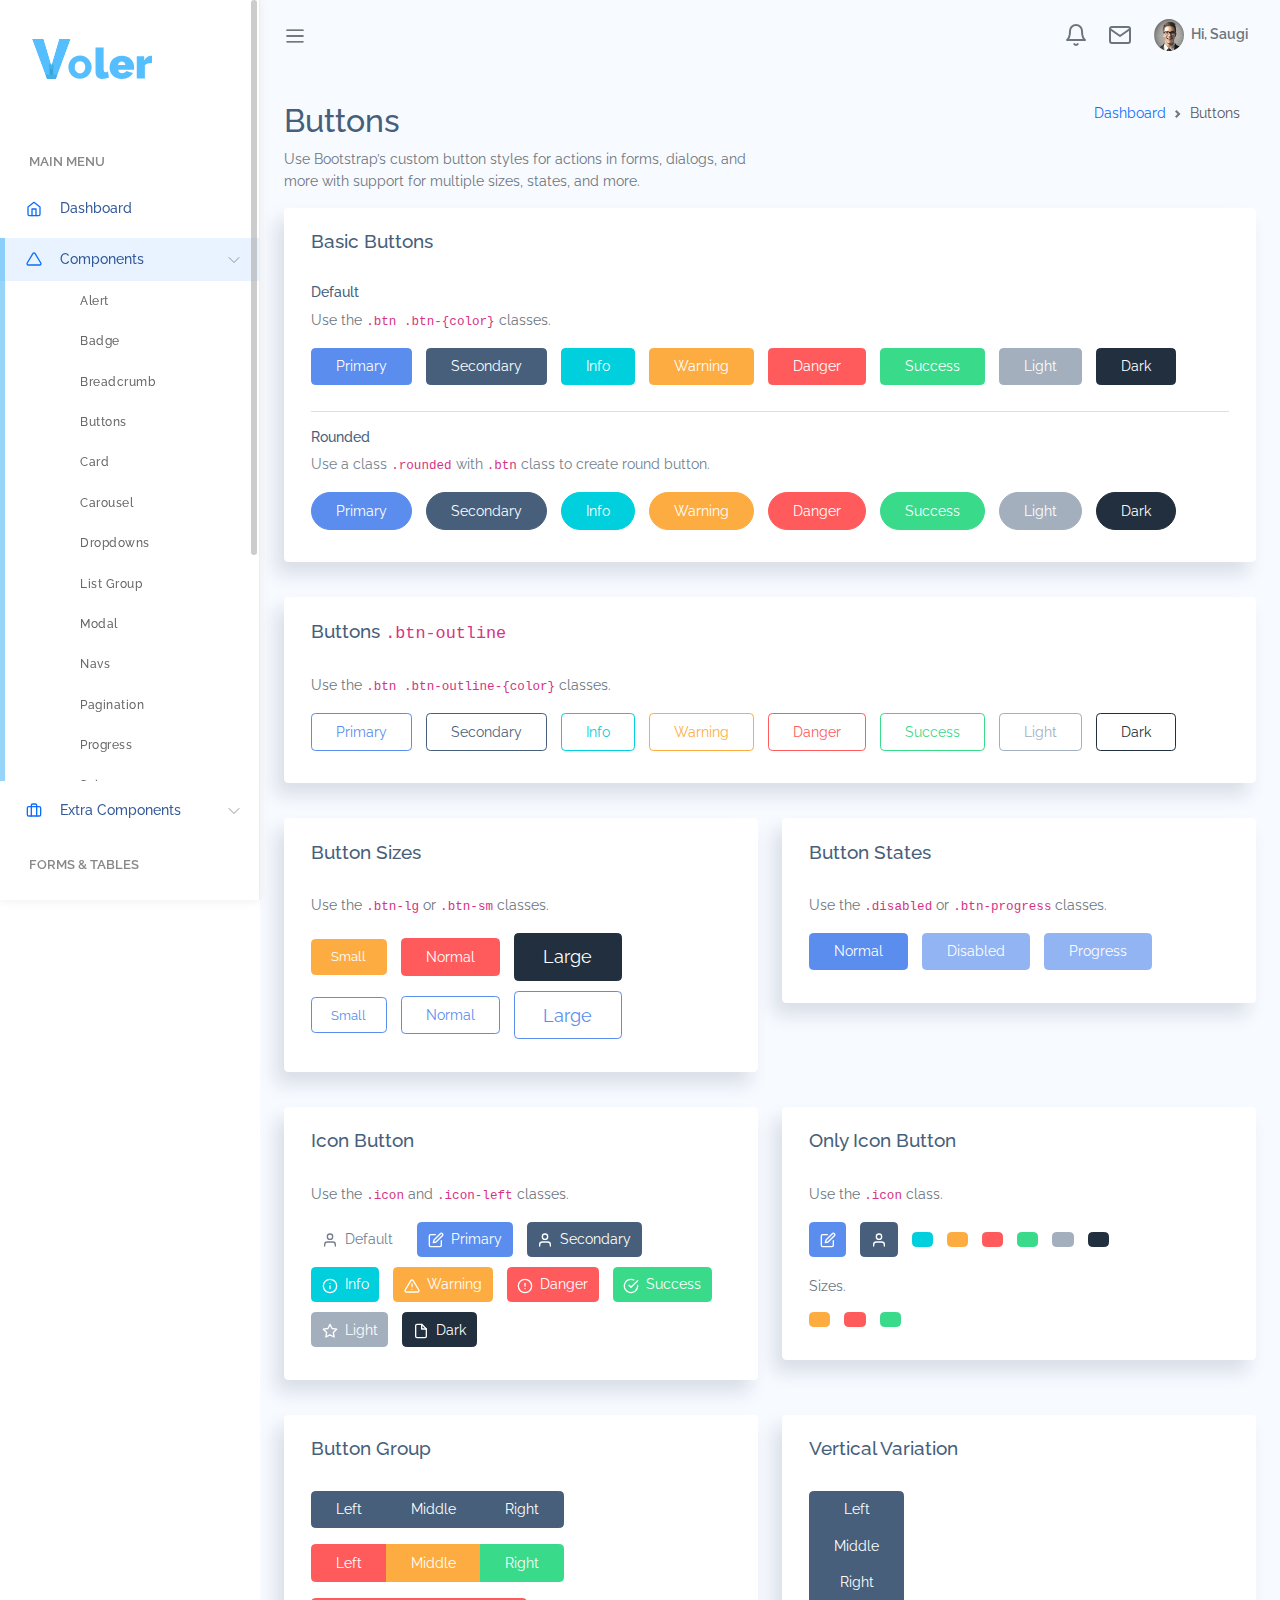
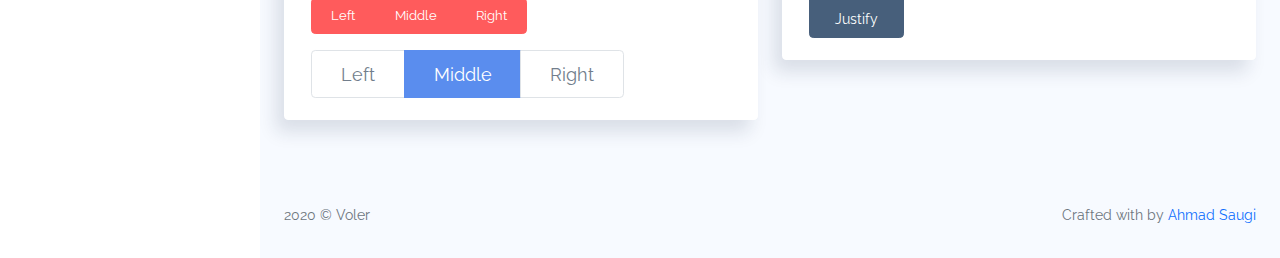
<file: voler/dist/component-buttons.html>
<!DOCTYPE html>
<html lang="en">

<head>
    <meta charset="UTF-8">
    <meta name="viewport" content="width=device-width, initial-scale=1.0">
    <title>Buttons - Voler Admin Dashboard</title>

    <link rel="stylesheet" href="assets/css/bootstrap.css">

    <link rel="stylesheet" href="assets/vendors/perfect-scrollbar/perfect-scrollbar.css">
    <link rel="stylesheet" href="assets/css/app.css">
    <link rel="shortcut icon" href="assets/images/favicon.svg" type="image/x-icon">
</head>

<body>
    <div id="app">
        <div id="sidebar" class='active'>
            <div class="sidebar-wrapper active">
                <div class="sidebar-header">
                    <img src="assets/images/logo.svg" alt="" srcset="">
                </div>
                <div class="sidebar-menu">
                    <ul class="menu">


                        <li class='sidebar-title'>Main Menu</li>



                        <li class="sidebar-item  ">
                            <a href="index.html" class='sidebar-link'>
                                <i data-feather="home" width="20"></i>
                                <span>Dashboard</span>
                            </a>

                        </li>




                        <li class="sidebar-item active has-sub">
                            <a href="#" class='sidebar-link'>
                                <i data-feather="triangle" width="20"></i>
                                <span>Components</span>
                            </a>

                            <ul class="submenu active">

                                <li>
                                    <a href="component-alert.html">Alert</a>
                                </li>

                                <li>
                                    <a href="component-badge.html">Badge</a>
                                </li>

                                <li>
                                    <a href="component-breadcrumb.html">Breadcrumb</a>
                                </li>

                                <li>
                                    <a href="component-buttons.html">Buttons</a>
                                </li>

                                <li>
                                    <a href="component-card.html">Card</a>
                                </li>

                                <li>
                                    <a href="component-carousel.html">Carousel</a>
                                </li>

                                <li>
                                    <a href="component-dropdowns.html">Dropdowns</a>
                                </li>

                                <li>
                                    <a href="component-list-group.html">List Group</a>
                                </li>

                                <li>
                                    <a href="component-modal.html">Modal</a>
                                </li>

                                <li>
                                    <a href="component-navs.html">Navs</a>
                                </li>

                                <li>
                                    <a href="component-pagination.html">Pagination</a>
                                </li>

                                <li>
                                    <a href="component-progress.html">Progress</a>
                                </li>

                                <li>
                                    <a href="component-spinners.html">Spinners</a>
                                </li>

                                <li>
                                    <a href="component-tooltips.html">Tooltips</a>
                                </li>

                            </ul>

                        </li>




                        <li class="sidebar-item  has-sub">
                            <a href="#" class='sidebar-link'>
                                <i data-feather="briefcase" width="20"></i>
                                <span>Extra Components</span>
                            </a>

                            <ul class="submenu ">

                                <li>
                                    <a href="component-extra-avatar.html">Avatar</a>
                                </li>

                                <li>
                                    <a href="component-extra-divider.html">Divider</a>
                                </li>

                            </ul>

                        </li>




                        <li class='sidebar-title'>Forms &amp; Tables</li>



                        <li class="sidebar-item  has-sub">
                            <a href="#" class='sidebar-link'>
                                <i data-feather="file-text" width="20"></i>
                                <span>Form Elements</span>
                            </a>

                            <ul class="submenu ">

                                <li>
                                    <a href="form-element-input.html">Input</a>
                                </li>

                                <li>
                                    <a href="form-element-input-group.html">Input Group</a>
                                </li>

                                <li>
                                    <a href="form-element-select.html">Select</a>
                                </li>

                                <li>
                                    <a href="form-element-radio.html">Radio</a>
                                </li>

                                <li>
                                    <a href="form-element-checkbox.html">Checkbox</a>
                                </li>

                                <li>
                                    <a href="form-element-textarea.html">Textarea</a>
                                </li>

                            </ul>

                        </li>




                        <li class="sidebar-item  ">
                            <a href="form-layout.html" class='sidebar-link'>
                                <i data-feather="layout" width="20"></i>
                                <span>Form Layout</span>
                            </a>

                        </li>




                        <li class="sidebar-item  ">
                            <a href="form-editor.html" class='sidebar-link'>
                                <i data-feather="layers" width="20"></i>
                                <span>Form Editor</span>
                            </a>

                        </li>




                        <li class="sidebar-item  ">
                            <a href="table.html" class='sidebar-link'>
                                <i data-feather="grid" width="20"></i>
                                <span>Table</span>
                            </a>

                        </li>




                        <li class="sidebar-item  ">
                            <a href="table-datatable.html" class='sidebar-link'>
                                <i data-feather="file-plus" width="20"></i>
                                <span>Datatable</span>
                            </a>

                        </li>




                        <li class='sidebar-title'>Extra UI</li>



                        <li class="sidebar-item  has-sub">
                            <a href="#" class='sidebar-link'>
                                <i data-feather="user" width="20"></i>
                                <span>Widgets</span>
                            </a>

                            <ul class="submenu ">

                                <li>
                                    <a href="ui-chatbox.html">Chatbox</a>
                                </li>

                                <li>
                                    <a href="ui-pricing.html">Pricing</a>
                                </li>

                                <li>
                                    <a href="ui-todolist.html">To-do List</a>
                                </li>

                            </ul>

                        </li>




                        <li class="sidebar-item  has-sub">
                            <a href="#" class='sidebar-link'>
                                <i data-feather="trending-up" width="20"></i>
                                <span>Charts</span>
                            </a>

                            <ul class="submenu ">

                                <li>
                                    <a href="ui-chart-chartjs.html">ChartJS</a>
                                </li>

                                <li>
                                    <a href="ui-chart-apexchart.html">Apexchart</a>
                                </li>

                            </ul>

                        </li>




                        <li class='sidebar-title'>Pages</li>



                        <li class="sidebar-item  has-sub">
                            <a href="#" class='sidebar-link'>
                                <i data-feather="user" width="20"></i>
                                <span>Authentication</span>
                            </a>

                            <ul class="submenu ">

                                <li>
                                    <a href="auth-login.html">Login</a>
                                </li>

                                <li>
                                    <a href="auth-register.html">Register</a>
                                </li>

                                <li>
                                    <a href="auth-forgot-password.html">Forgot Password</a>
                                </li>

                            </ul>

                        </li>




                        <li class="sidebar-item  has-sub">
                            <a href="#" class='sidebar-link'>
                                <i data-feather="alert-circle" width="20"></i>
                                <span>Errors</span>
                            </a>

                            <ul class="submenu ">

                                <li>
                                    <a href="error-403.html">403</a>
                                </li>

                                <li>
                                    <a href="error-404.html">404</a>
                                </li>

                                <li>
                                    <a href="error-500.html">500</a>
                                </li>

                            </ul>

                        </li>




                    </ul>
                </div>
                <button class="sidebar-toggler btn x"><i data-feather="x"></i></button>
            </div>
        </div>
        <div id="main">
            <nav class="navbar navbar-header navbar-expand navbar-light">
                <a class="sidebar-toggler" href="#"><span class="navbar-toggler-icon"></span></a>
                <button class="btn navbar-toggler" type="button" data-bs-toggle="collapse"
                    data-bs-target="#navbarSupportedContent" aria-controls="navbarSupportedContent"
                    aria-expanded="false" aria-label="Toggle navigation">
                    <span class="navbar-toggler-icon"></span>
                </button>
                <div class="collapse navbar-collapse" id="navbarSupportedContent">
                    <ul class="navbar-nav d-flex align-items-center navbar-light ms-auto">
                        <li class="dropdown nav-icon">
                            <a href="#" data-bs-toggle="dropdown"
                                class="nav-link  dropdown-toggle nav-link-lg nav-link-user">
                                <div class="d-lg-inline-block">
                                    <i data-feather="bell"></i>
                                </div>
                            </a>
                            <div class="dropdown-menu dropdown-menu-end dropdown-menu-large">
                                <h6 class='py-2 px-4'>Notifications</h6>
                                <ul class="list-group rounded-none">
                                    <li class="list-group-item border-0 align-items-start">
                                        <div class="avatar bg-success me-3">
                                            <span class="avatar-content"><i data-feather="shopping-cart"></i></span>
                                        </div>
                                        <div>
                                            <h6 class='text-bold'>New Order</h6>
                                            <p class='text-xs'>
                                                An order made by Ahmad Saugi for product Samsung Galaxy S69
                                            </p>
                                        </div>
                                    </li>
                                </ul>
                            </div>
                        </li>
                        <li class="dropdown nav-icon me-2">
                            <a href="#" data-bs-toggle="dropdown"
                                class="nav-link dropdown-toggle nav-link-lg nav-link-user">
                                <div class="d-lg-inline-block">
                                    <i data-feather="mail"></i>
                                </div>
                            </a>
                            <div class="dropdown-menu dropdown-menu-end">
                                <a class="dropdown-item" href="#"><i data-feather="user"></i> Account</a>
                                <a class="dropdown-item active" href="#"><i data-feather="mail"></i> Messages</a>
                                <a class="dropdown-item" href="#"><i data-feather="settings"></i> Settings</a>
                                <div class="dropdown-divider"></div>
                                <a class="dropdown-item" href="#"><i data-feather="log-out"></i> Logout</a>
                            </div>
                        </li>
                        <li class="dropdown">
                            <a href="#" data-bs-toggle="dropdown"
                                class="nav-link dropdown-toggle nav-link-lg nav-link-user">
                                <div class="avatar me-1">
                                    <img src="assets/images/avatar/avatar-s-1.png" alt="" srcset="">
                                </div>
                                <div class="d-none d-md-block d-lg-inline-block">Hi, Saugi</div>
                            </a>
                            <div class="dropdown-menu dropdown-menu-end">
                                <a class="dropdown-item" href="#"><i data-feather="user"></i> Account</a>
                                <a class="dropdown-item active" href="#"><i data-feather="mail"></i> Messages</a>
                                <a class="dropdown-item" href="#"><i data-feather="settings"></i> Settings</a>
                                <div class="dropdown-divider"></div>
                                <a class="dropdown-item" href="#"><i data-feather="log-out"></i> Logout</a>
                            </div>
                        </li>
                    </ul>
                </div>
            </nav>

            <div class="main-content container-fluid">
                <div class="page-title">
                    <div class="row">
                        <div class="col-12 col-md-6">
                            <h3>Buttons</h3>
                            <p class="text-subtitle text-muted">Use Bootstrap’s custom button styles for actions in
                                forms, dialogs, and more with support for multiple sizes, states,
                                and more.</p>
                        </div>
                        <div class="col-12 col-md-6">
                            <nav aria-label="breadcrumb" class='breadcrumb-header text-right'>
                                <ol class="breadcrumb">
                                    <li class="breadcrumb-item"><a href="index.html">Dashboard</a></li>
                                    <li class="breadcrumb-item active" aria-current="page">Buttons</li>
                                </ol>
                            </nav>
                        </div>
                    </div>

                </div>
                <section class="section">
                    <div class="row">
                        <div class="col-12 ">
                            <div class="card">
                                <div class="card-header">
                                    <h4>Basic Buttons</h4>
                                </div>
                                <div class="card-body">
                                    <h6>Default</h6>
                                    <p class="text-muted">Use the <code>.btn .btn-{color}</code> classes.</p>
                                    <div class="buttons">
                                        <a href="#" class="btn btn-primary">Primary</a>
                                        <a href="#" class="btn btn-secondary">Secondary</a>
                                        <a href="#" class="btn btn-info">Info</a>
                                        <a href="#" class="btn btn-warning">Warning</a>
                                        <a href="#" class="btn btn-danger">Danger</a>
                                        <a href="#" class="btn btn-success">Success</a>
                                        <a href="#" class="btn btn-light">Light</a>
                                        <a href="#" class="btn btn-dark">Dark</a>
                                    </div>
                                    <hr>
                                    <h6>Rounded</h6>
                                    <p>Use a class <code>.rounded</code> with <code>.btn</code> class to create round
                                        button.</p>
                                    <div class="buttons">
                                        <a href="#" class="btn btn-primary round">Primary</a>
                                        <a href="#" class="btn btn-secondary round">Secondary</a>
                                        <a href="#" class="btn btn-info round">Info</a>
                                        <a href="#" class="btn btn-warning round">Warning</a>
                                        <a href="#" class="btn btn-danger round">Danger</a>
                                        <a href="#" class="btn btn-success round">Success</a>
                                        <a href="#" class="btn btn-light round">Light</a>
                                        <a href="#" class="btn btn-dark round">Dark</a>
                                    </div>
                                </div>
                            </div>
                        </div>
                        <div class="col-12 ">
                            <div class="card">
                                <div class="card-header">
                                    <h4>Buttons <code>.btn-outline</code></h4>
                                </div>
                                <div class="card-body">
                                    <p class="text-muted">Use the <code>.btn .btn-outline-{color}</code> classes.</p>
                                    <div class="buttons">
                                        <a href="#" class="btn btn-outline-primary">Primary</a>
                                        <a href="#" class="btn btn-outline-secondary">Secondary</a>
                                        <a href="#" class="btn btn-outline-info">Info</a>
                                        <a href="#" class="btn btn-outline-warning">Warning</a>
                                        <a href="#" class="btn btn-outline-danger">Danger</a>
                                        <a href="#" class="btn btn-outline-success">Success</a>
                                        <a href="#" class="btn btn-outline-light">Light</a>
                                        <a href="#" class="btn btn-outline-dark">Dark</a>
                                    </div>
                                </div>
                            </div>
                        </div>
                    </div>
                    <div class="row">
                        <div class="col-12 col-md-6 col-lg-6">
                            <div class="card">
                                <div class="card-header">
                                    <h4>Button Sizes</h4>
                                </div>
                                <div class="card-body">
                                    <p class="text-muted">Use the <code>.btn-lg</code> or <code>.btn-sm</code> classes.
                                    </p>
                                    <div class="buttons">
                                        <a href="#" class="btn btn-sm btn-warning">Small</a>
                                        <a href="#" class="btn btn-danger">Normal</a>
                                        <a href="#" class="btn btn-lg btn-dark">Large</a>
                                    </div>
                                    <div class="buttons">
                                        <a href="#" class="btn btn-sm btn-outline-primary">Small</a>
                                        <a href="#" class="btn btn-outline-primary">Normal</a>
                                        <a href="#" class="btn btn-lg btn-outline-primary">Large</a>
                                    </div>
                                </div>
                            </div>
                        </div>
                        <div class="col-12 col-md-6 col-lg-6">
                            <div class="card">
                                <div class="card-header">
                                    <h4>Button States</h4>
                                </div>
                                <div class="card-body">
                                    <p class="text-muted">Use the <code>.disabled</code> or <code>.btn-progress</code>
                                        classes.</p>
                                    <div class="buttons">
                                        <a href="#" class="btn btn-primary">Normal</a>
                                        <a href="#" class="btn disabled btn-primary">Disabled</a>
                                        <a href="#" class="btn disabled btn-primary btn-progress">Progress</a>
                                    </div>
                                </div>
                            </div>
                        </div>
                    </div>
                    <div class="row">
                        <div class="col-12 col-md-6 col-lg-6">
                            <div class="card">
                                <div class="card-header">
                                    <h4>Icon Button</h4>
                                </div>
                                <div class="card-body">
                                    <p class="text-muted">Use the <code>.icon</code> and <code>.icon-left</code>
                                        classes.</p>
                                    <div class="buttons">
                                        <a href="#" class="btn icon icon-left"><i data-feather="user"></i> Default</a>
                                        <a href="#" class="btn icon icon-left btn-primary"><i data-feather="edit"></i>
                                            Primary</a>
                                        <a href="#" class="btn icon icon-left btn-secondary"><i data-feather="user"></i>
                                            Secondary</a>
                                        <a href="#" class="btn icon icon-left btn-info"><i data-feather="info"></i>
                                            Info</a>
                                        <a href="#" class="btn icon icon-left btn-warning"><i
                                                data-feather="alert-triangle"></i>
                                            Warning</a>
                                        <a href="#" class="btn icon icon-left btn-danger"><i
                                                data-feather="alert-circle"></i> Danger</a>
                                        <a href="#" class="btn icon icon-left btn-success"><i
                                                data-feather="check-circle"></i> Success</a>
                                        <a href="#" class="btn icon icon-left btn-light"><i data-feather="star"></i>
                                            Light</a>
                                        <a href="#" class="btn icon icon-left btn-dark"><i data-feather="file"></i>
                                            Dark</a>
                                    </div>
                                </div>
                            </div>
                        </div>
                        <div class="col-12 col-md-6 col-lg-6">
                            <div class="card">
                                <div class="card-header">
                                    <h4>Only Icon Button</h4>
                                </div>
                                <div class="card-body">
                                    <p class="text-muted">Use the <code>.icon</code> class.</p>
                                    <div class="buttons">
                                        <a href="#" class="btn icon btn-primary"><i data-feather="edit"></i></a>
                                        <a href="#" class="btn icon btn-secondary"><i data-feather="user"></i></a>
                                        <a href="#" class="btn icon btn-info"><i data-feather="info-circle"></i></a>
                                        <a href="#" class="btn icon btn-warning"><i
                                                data-feather="exclamation-triangle"></i></a>
                                        <a href="#" class="btn icon btn-danger"><i data-feather="times"></i></a>
                                        <a href="#" class="btn icon btn-success"><i data-feather="check"></i></a>
                                        <a href="#" class="btn icon btn-light"><i data-feather="star"></i></a>
                                        <a href="#" class="btn icon btn-dark"><i data-feather="file"></i></a>
                                    </div>
                                    <p class="text-muted mt-2">Sizes.</p>
                                    <div class="buttons">
                                        <a href="#" class="btn icon btn-sm btn-warning"><i
                                                data-feather="exclamation-triangle"></i></a>
                                        <a href="#" class="btn icon btn-danger"><i data-feather="times"></i></a>
                                        <a href="#" class="btn icon btn-lg btn-success"><i data-feather="check"></i></a>
                                    </div>
                                </div>
                            </div>
                        </div>
                    </div>
                    <div class="row">
                        <div class="col-12 col-md-6 col-lg-6">
                            <div class="card">
                                <div class="card-header">
                                    <h4>Button Group</h4>
                                </div>
                                <div class="card-body">
                                    <div class="btn-group mb-3" role="group" aria-label="Basic example">
                                        <button type="button" class="btn btn-secondary">Left</button>
                                        <button type="button" class="btn btn-secondary">Middle</button>
                                        <button type="button" class="btn btn-secondary">Right</button>
                                    </div>
                                    <div class="btn-group mb-3" role="group" aria-label="Basic example">
                                        <button type="button" class="btn btn-danger">Left</button>
                                        <button type="button" class="btn btn-warning">Middle</button>
                                        <button type="button" class="btn btn-success">Right</button>
                                    </div>
                                    <div class="btn-group mb-3 btn-group-sm" role="group" aria-label="Basic example">
                                        <button type="button" class="btn btn-danger">Left</button>
                                        <button type="button" class="btn btn-danger">Middle</button>
                                        <button type="button" class="btn btn-danger">Right</button>
                                    </div>
                                    <div class="clearfix"></div>
                                    <div class="btn-group btn-group-lg" role="group" aria-label="Basic example">
                                        <button type="button" class="btn">Left</button>
                                        <button type="button" class="btn btn-primary">Middle</button>
                                        <button type="button" class="btn">Right</button>
                                    </div>
                                </div>
                            </div>
                        </div>
                        <div class="col-12 col-md-6 col-lg-6">
                            <div class="card">
                                <div class="card-header">
                                    <h4>Vertical Variation</h4>
                                </div>
                                <div class="card-body">
                                    <div class="btn-group-vertical" role="group" aria-label="Basic example">
                                        <button type="button" class="btn btn-secondary">Left</button>
                                        <button type="button" class="btn btn-secondary">Middle</button>
                                        <button type="button" class="btn btn-secondary">Right</button>
                                        <button type="button" class="btn btn-secondary">Justify</button>
                                    </div>
                                </div>
                            </div>
                        </div>
                    </div>
                </section>
            </div>

            <footer>
                <div class="footer clearfix mb-0 text-muted">
                    <div class="float-start">
                        <p>2020 &copy; Voler</p>
                    </div>
                    <div class="float-end">
                        <p>Crafted with <span class='text-danger'><i data-feather="heart"></i></span> by <a
                                href="http://ahmadsaugi.com">Ahmad Saugi</a></p>
                    </div>
                </div>
            </footer>
        </div>
    </div>
    <script src="assets/js/feather-icons/feather.min.js"></script>
    <script src="assets/vendors/perfect-scrollbar/perfect-scrollbar.min.js"></script>
    <script src="assets/js/app.js"></script>

    <script src="assets/js/main.js"></script>
</body>

</html>
</file>
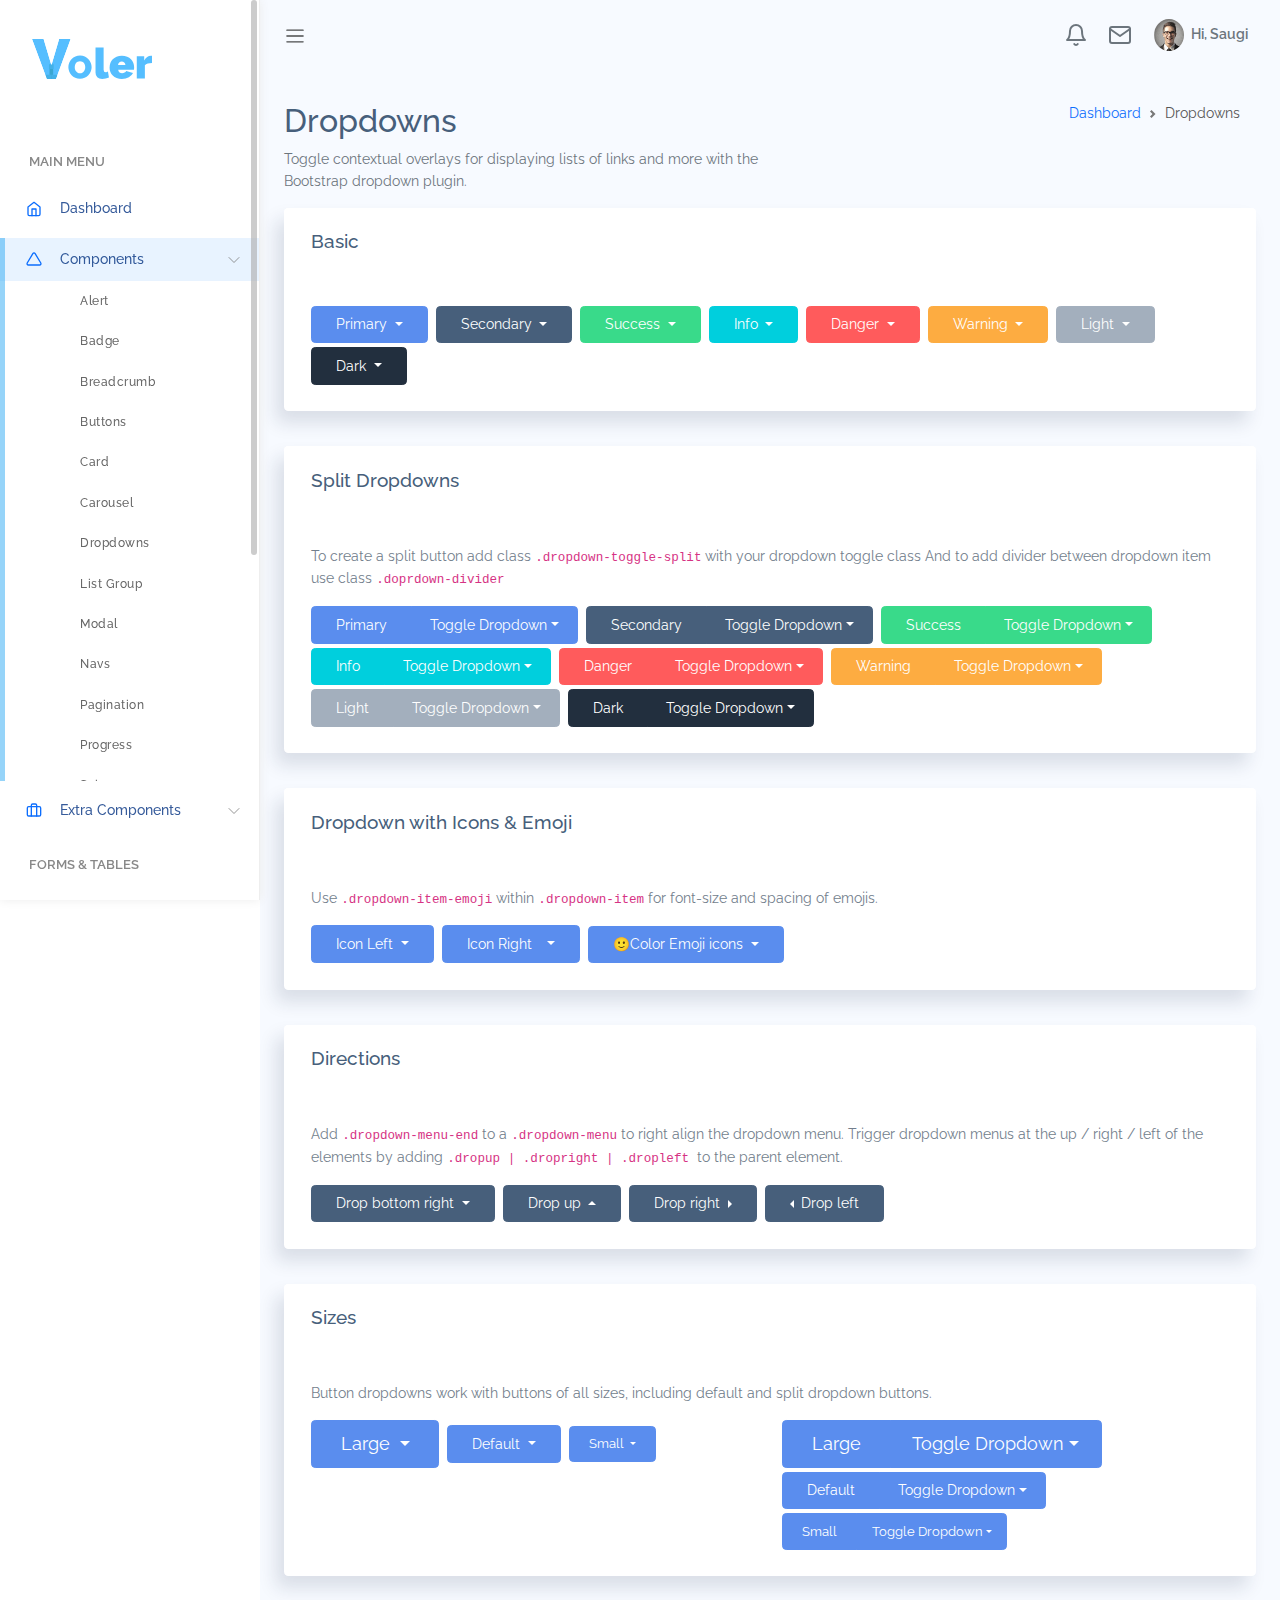
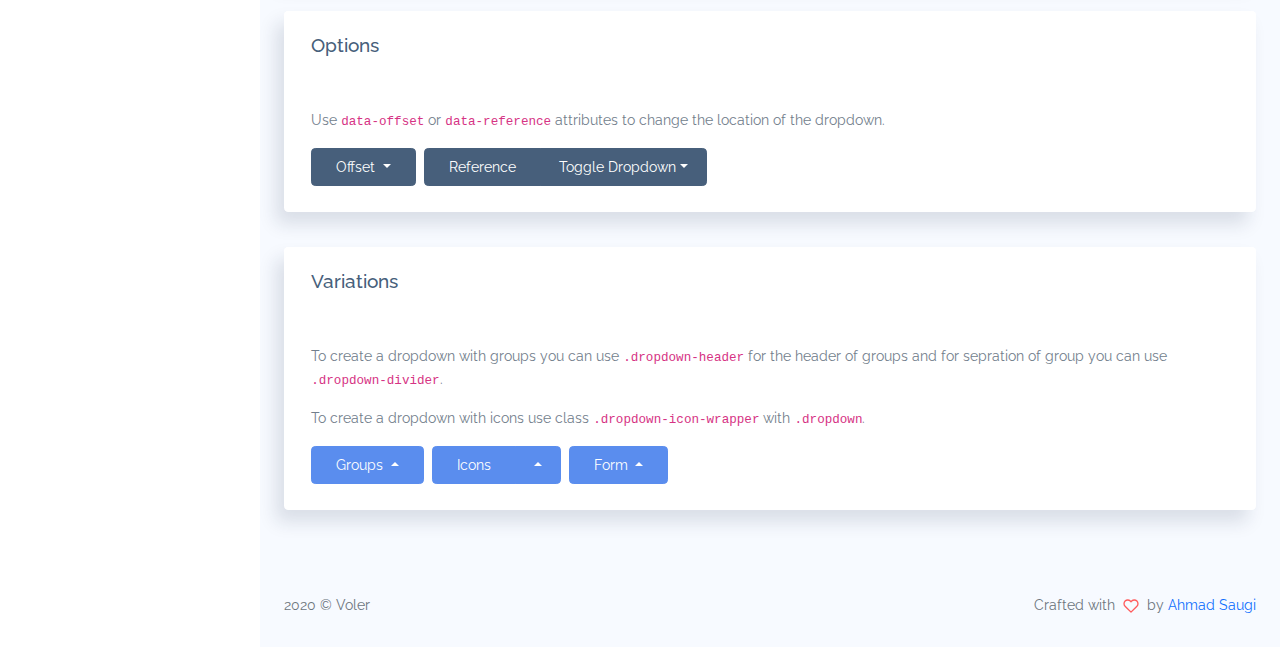
<file: voler/dist/component-dropdowns.html>
<!DOCTYPE html>
<html lang="en">

<head>
    <meta charset="UTF-8">
    <meta name="viewport" content="width=device-width, initial-scale=1.0">
    <title>Dropdowns - Voler Admin Dashboard</title>

    <link rel="stylesheet" href="assets/css/bootstrap.css">

    <link rel="stylesheet" href="assets/vendors/perfect-scrollbar/perfect-scrollbar.css">
    <link rel="stylesheet" href="assets/css/app.css">
    <link rel="shortcut icon" href="assets/images/favicon.svg" type="image/x-icon">
</head>

<body>
    <div id="app">
        <div id="sidebar" class='active'>
            <div class="sidebar-wrapper active">
                <div class="sidebar-header">
                    <img src="assets/images/logo.svg" alt="" srcset="">
                </div>
                <div class="sidebar-menu">
                    <ul class="menu">


                        <li class='sidebar-title'>Main Menu</li>



                        <li class="sidebar-item  ">
                            <a href="index.html" class='sidebar-link'>
                                <i data-feather="home" width="20"></i>
                                <span>Dashboard</span>
                            </a>

                        </li>




                        <li class="sidebar-item active has-sub">
                            <a href="#" class='sidebar-link'>
                                <i data-feather="triangle" width="20"></i>
                                <span>Components</span>
                            </a>

                            <ul class="submenu active">

                                <li>
                                    <a href="component-alert.html">Alert</a>
                                </li>

                                <li>
                                    <a href="component-badge.html">Badge</a>
                                </li>

                                <li>
                                    <a href="component-breadcrumb.html">Breadcrumb</a>
                                </li>

                                <li>
                                    <a href="component-buttons.html">Buttons</a>
                                </li>

                                <li>
                                    <a href="component-card.html">Card</a>
                                </li>

                                <li>
                                    <a href="component-carousel.html">Carousel</a>
                                </li>

                                <li>
                                    <a href="component-dropdowns.html">Dropdowns</a>
                                </li>

                                <li>
                                    <a href="component-list-group.html">List Group</a>
                                </li>

                                <li>
                                    <a href="component-modal.html">Modal</a>
                                </li>

                                <li>
                                    <a href="component-navs.html">Navs</a>
                                </li>

                                <li>
                                    <a href="component-pagination.html">Pagination</a>
                                </li>

                                <li>
                                    <a href="component-progress.html">Progress</a>
                                </li>

                                <li>
                                    <a href="component-spinners.html">Spinners</a>
                                </li>

                                <li>
                                    <a href="component-tooltips.html">Tooltips</a>
                                </li>

                            </ul>

                        </li>




                        <li class="sidebar-item  has-sub">
                            <a href="#" class='sidebar-link'>
                                <i data-feather="briefcase" width="20"></i>
                                <span>Extra Components</span>
                            </a>

                            <ul class="submenu ">

                                <li>
                                    <a href="component-extra-avatar.html">Avatar</a>
                                </li>

                                <li>
                                    <a href="component-extra-divider.html">Divider</a>
                                </li>

                            </ul>

                        </li>




                        <li class='sidebar-title'>Forms &amp; Tables</li>



                        <li class="sidebar-item  has-sub">
                            <a href="#" class='sidebar-link'>
                                <i data-feather="file-text" width="20"></i>
                                <span>Form Elements</span>
                            </a>

                            <ul class="submenu ">

                                <li>
                                    <a href="form-element-input.html">Input</a>
                                </li>

                                <li>
                                    <a href="form-element-input-group.html">Input Group</a>
                                </li>

                                <li>
                                    <a href="form-element-select.html">Select</a>
                                </li>

                                <li>
                                    <a href="form-element-radio.html">Radio</a>
                                </li>

                                <li>
                                    <a href="form-element-checkbox.html">Checkbox</a>
                                </li>

                                <li>
                                    <a href="form-element-textarea.html">Textarea</a>
                                </li>

                            </ul>

                        </li>




                        <li class="sidebar-item  ">
                            <a href="form-layout.html" class='sidebar-link'>
                                <i data-feather="layout" width="20"></i>
                                <span>Form Layout</span>
                            </a>

                        </li>




                        <li class="sidebar-item  ">
                            <a href="form-editor.html" class='sidebar-link'>
                                <i data-feather="layers" width="20"></i>
                                <span>Form Editor</span>
                            </a>

                        </li>




                        <li class="sidebar-item  ">
                            <a href="table.html" class='sidebar-link'>
                                <i data-feather="grid" width="20"></i>
                                <span>Table</span>
                            </a>

                        </li>




                        <li class="sidebar-item  ">
                            <a href="table-datatable.html" class='sidebar-link'>
                                <i data-feather="file-plus" width="20"></i>
                                <span>Datatable</span>
                            </a>

                        </li>




                        <li class='sidebar-title'>Extra UI</li>



                        <li class="sidebar-item  has-sub">
                            <a href="#" class='sidebar-link'>
                                <i data-feather="user" width="20"></i>
                                <span>Widgets</span>
                            </a>

                            <ul class="submenu ">

                                <li>
                                    <a href="ui-chatbox.html">Chatbox</a>
                                </li>

                                <li>
                                    <a href="ui-pricing.html">Pricing</a>
                                </li>

                                <li>
                                    <a href="ui-todolist.html">To-do List</a>
                                </li>

                            </ul>

                        </li>




                        <li class="sidebar-item  has-sub">
                            <a href="#" class='sidebar-link'>
                                <i data-feather="trending-up" width="20"></i>
                                <span>Charts</span>
                            </a>

                            <ul class="submenu ">

                                <li>
                                    <a href="ui-chart-chartjs.html">ChartJS</a>
                                </li>

                                <li>
                                    <a href="ui-chart-apexchart.html">Apexchart</a>
                                </li>

                            </ul>

                        </li>




                        <li class='sidebar-title'>Pages</li>



                        <li class="sidebar-item  has-sub">
                            <a href="#" class='sidebar-link'>
                                <i data-feather="user" width="20"></i>
                                <span>Authentication</span>
                            </a>

                            <ul class="submenu ">

                                <li>
                                    <a href="auth-login.html">Login</a>
                                </li>

                                <li>
                                    <a href="auth-register.html">Register</a>
                                </li>

                                <li>
                                    <a href="auth-forgot-password.html">Forgot Password</a>
                                </li>

                            </ul>

                        </li>




                        <li class="sidebar-item  has-sub">
                            <a href="#" class='sidebar-link'>
                                <i data-feather="alert-circle" width="20"></i>
                                <span>Errors</span>
                            </a>

                            <ul class="submenu ">

                                <li>
                                    <a href="error-403.html">403</a>
                                </li>

                                <li>
                                    <a href="error-404.html">404</a>
                                </li>

                                <li>
                                    <a href="error-500.html">500</a>
                                </li>

                            </ul>

                        </li>




                    </ul>
                </div>
                <button class="sidebar-toggler btn x"><i data-feather="x"></i></button>
            </div>
        </div>
        <div id="main">
            <nav class="navbar navbar-header navbar-expand navbar-light">
                <a class="sidebar-toggler" href="#"><span class="navbar-toggler-icon"></span></a>
                <button class="btn navbar-toggler" type="button" data-bs-toggle="collapse"
                    data-bs-target="#navbarSupportedContent" aria-controls="navbarSupportedContent"
                    aria-expanded="false" aria-label="Toggle navigation">
                    <span class="navbar-toggler-icon"></span>
                </button>
                <div class="collapse navbar-collapse" id="navbarSupportedContent">
                    <ul class="navbar-nav d-flex align-items-center navbar-light ms-auto">
                        <li class="dropdown nav-icon">
                            <a href="#" data-bs-toggle="dropdown"
                                class="nav-link  dropdown-toggle nav-link-lg nav-link-user">
                                <div class="d-lg-inline-block">
                                    <i data-feather="bell"></i>
                                </div>
                            </a>
                            <div class="dropdown-menu dropdown-menu-end dropdown-menu-large">
                                <h6 class='py-2 px-4'>Notifications</h6>
                                <ul class="list-group rounded-none">
                                    <li class="list-group-item border-0 align-items-start">
                                        <div class="avatar bg-success me-3">
                                            <span class="avatar-content"><i data-feather="shopping-cart"></i></span>
                                        </div>
                                        <div>
                                            <h6 class='text-bold'>New Order</h6>
                                            <p class='text-xs'>
                                                An order made by Ahmad Saugi for product Samsung Galaxy S69
                                            </p>
                                        </div>
                                    </li>
                                </ul>
                            </div>
                        </li>
                        <li class="dropdown nav-icon me-2">
                            <a href="#" data-bs-toggle="dropdown"
                                class="nav-link dropdown-toggle nav-link-lg nav-link-user">
                                <div class="d-lg-inline-block">
                                    <i data-feather="mail"></i>
                                </div>
                            </a>
                            <div class="dropdown-menu dropdown-menu-end">
                                <a class="dropdown-item" href="#"><i data-feather="user"></i> Account</a>
                                <a class="dropdown-item active" href="#"><i data-feather="mail"></i> Messages</a>
                                <a class="dropdown-item" href="#"><i data-feather="settings"></i> Settings</a>
                                <div class="dropdown-divider"></div>
                                <a class="dropdown-item" href="#"><i data-feather="log-out"></i> Logout</a>
                            </div>
                        </li>
                        <li class="dropdown">
                            <a href="#" data-bs-toggle="dropdown"
                                class="nav-link dropdown-toggle nav-link-lg nav-link-user">
                                <div class="avatar me-1">
                                    <img src="assets/images/avatar/avatar-s-1.png" alt="" srcset="">
                                </div>
                                <div class="d-none d-md-block d-lg-inline-block">Hi, Saugi</div>
                            </a>
                            <div class="dropdown-menu dropdown-menu-end">
                                <a class="dropdown-item" href="#"><i data-feather="user"></i> Account</a>
                                <a class="dropdown-item active" href="#"><i data-feather="mail"></i> Messages</a>
                                <a class="dropdown-item" href="#"><i data-feather="settings"></i> Settings</a>
                                <div class="dropdown-divider"></div>
                                <a class="dropdown-item" href="#"><i data-feather="log-out"></i> Logout</a>
                            </div>
                        </li>
                    </ul>
                </div>
            </nav>

            <div class="main-content container-fluid">
                <div class="page-title">
                    <div class="row">
                        <div class="col-12 col-md-6 order-md-1 order-last">
                            <h3>Dropdowns</h3>
                            <p class="text-subtitle text-muted">Toggle contextual overlays for displaying lists of links
                                and more with the Bootstrap dropdown plugin.</p>
                        </div>
                        <div class="col-12 col-md-6 order-md-2 order-first">
                            <nav aria-label="breadcrumb" class='breadcrumb-header'>
                                <ol class="breadcrumb">
                                    <li class="breadcrumb-item"><a href="index.html">Dashboard</a></li>
                                    <li class="breadcrumb-item active" aria-current="page">Dropdowns</li>
                                </ol>
                            </nav>
                        </div>
                    </div>

                </div>
                <section id="basic-dropdown">
                    <div class="row">
                        <div class="col-12">
                            <div class="card">
                                <div class="card-header">
                                    <h4 class="card-title">Basic</h4>
                                </div>
                                <div class="card-content">
                                    <div class="card-body">
                                        <div class="btn-group mb-1">
                                            <div class="dropdown">
                                                <button class="btn btn-primary dropdown-toggle me-1" type="button"
                                                    id="dropdownMenuButton" data-bs-toggle="dropdown"
                                                    aria-haspopup="true" aria-expanded="false">
                                                    Primary
                                                </button>
                                                <div class="dropdown-menu" aria-labelledby="dropdownMenuButton">
                                                    <a class="dropdown-item" href="#">Option 1</a>
                                                    <a class="dropdown-item" href="#">Option 2</a>
                                                    <a class="dropdown-item" href="#">Option 3</a>
                                                </div>
                                            </div>
                                        </div>
                                        <div class="btn-group mb-1">
                                            <div class="dropdown">
                                                <button class="btn btn-secondary dropdown-toggle me-1" type="button"
                                                    id="dropdownMenuButtonSec" data-bs-toggle="dropdown"
                                                    aria-haspopup="true" aria-expanded="false">
                                                    Secondary
                                                </button>
                                                <div class="dropdown-menu" aria-labelledby="dropdownMenuButtonSec">
                                                    <a class="dropdown-item" href="#">Option 1</a>
                                                    <a class="dropdown-item" href="#">Option 2</a>
                                                    <a class="dropdown-item" href="#">Option 3</a>
                                                </div>
                                            </div>
                                        </div>
                                        <div class="btn-group mb-1">
                                            <div class="dropdown">
                                                <button class="btn btn-success dropdown-toggle me-1" type="button"
                                                    id="dropdownMenuButton2" data-bs-toggle="dropdown"
                                                    aria-haspopup="true" aria-expanded="false">
                                                    Success
                                                </button>
                                                <div class="dropdown-menu" aria-labelledby="dropdownMenuButton2">
                                                    <a class="dropdown-item" href="#">Option 1</a>
                                                    <a class="dropdown-item" href="#">Option 2</a>
                                                    <a class="dropdown-item" href="#">Option 3</a>
                                                </div>
                                            </div>
                                        </div>
                                        <div class="btn-group mb-1">
                                            <div class="dropdown">
                                                <button class="btn btn-info dropdown-toggle me-1" type="button"
                                                    id="dropdownMenuButton3" data-bs-toggle="dropdown"
                                                    aria-haspopup="true" aria-expanded="false">
                                                    Info
                                                </button>
                                                <div class="dropdown-menu" aria-labelledby="dropdownMenuButton3">
                                                    <a class="dropdown-item" href="#">Option 1</a>
                                                    <a class="dropdown-item" href="#">Option 2</a>
                                                    <a class="dropdown-item" href="#">Option 3</a>
                                                </div>
                                            </div>
                                        </div>
                                        <div class="btn-group mb-1">
                                            <div class="dropdown">
                                                <button class="btn btn-danger dropdown-toggle me-1" type="button"
                                                    id="dropdownMenuButton4" data-bs-toggle="dropdown"
                                                    aria-haspopup="true" aria-expanded="false">
                                                    Danger
                                                </button>
                                                <div class="dropdown-menu" aria-labelledby="dropdownMenuButton4">
                                                    <a class="dropdown-item" href="#">Option 1</a>
                                                    <a class="dropdown-item" href="#">Option 2</a>
                                                    <a class="dropdown-item" href="#">Option 3</a>
                                                </div>
                                            </div>
                                        </div>
                                        <div class="btn-group mb-1">
                                            <div class="dropdown">
                                                <button class="btn btn-warning dropdown-toggle me-1" type="button"
                                                    id="dropdownMenuButton5" data-bs-toggle="dropdown"
                                                    aria-haspopup="true" aria-expanded="false">
                                                    Warning
                                                </button>
                                                <div class="dropdown-menu" aria-labelledby="dropdownMenuButton5">
                                                    <a class="dropdown-item" href="#">Option 1</a>
                                                    <a class="dropdown-item" href="#">Option 2</a>
                                                    <a class="dropdown-item" href="#">Option 3</a>
                                                </div>
                                            </div>
                                        </div>
                                        <div class="btn-group mb-1">
                                            <div class="dropdown">
                                                <button class="btn btn-light dropdown-toggle me-1" type="button"
                                                    id="dropdownMenuButton6" data-bs-toggle="dropdown"
                                                    aria-haspopup="true" aria-expanded="false">
                                                    Light
                                                </button>
                                                <div class="dropdown-menu" aria-labelledby="dropdownMenuButton6">
                                                    <a class="dropdown-item" href="#">Option 1</a>
                                                    <a class="dropdown-item" href="#">Option 2</a>
                                                    <a class="dropdown-item" href="#">Option 3</a>
                                                </div>
                                            </div>
                                        </div>
                                        <div class="btn-group mb-1">
                                            <div class="dropdown">
                                                <button class="btn btn-dark dropdown-toggle" type="button"
                                                    id="dropdownMenuButton7" data-bs-toggle="dropdown"
                                                    aria-haspopup="true" aria-expanded="false">
                                                    Dark
                                                </button>
                                                <div class="dropdown-menu" aria-labelledby="dropdownMenuButton7">
                                                    <a class="dropdown-item" href="#">Option 1</a>
                                                    <a class="dropdown-item" href="#">Option 2</a>
                                                    <a class="dropdown-item" href="#">Option 3</a>
                                                </div>
                                            </div>
                                        </div>
                                    </div>
                                </div>
                            </div>
                        </div>
                    </div>
                </section>
                <!-- Basic Dropdown End -->

                <!-- Split Button Dropdown Starts -->
                <section id="dropdown-with-split-btn">
                    <div class="row">
                        <div class="col-12">
                            <div class="card">
                                <div class="card-header">
                                    <h4 class="card-title">Split Dropdowns</h4>
                                </div>
                                <div class="card-content">
                                    <div class="card-body">
                                        <p>To create a split button add class <code>.dropdown-toggle-split</code> with
                                            your dropdown
                                            toggle class
                                            And to add divider between dropdown item use class
                                            <code>.doprdown-divider</code>
                                        </p>
                                        <div class="btn-group dropdown me-1 mb-1">
                                            <button type="button" class="btn btn-primary">Primary</button>
                                            <button type="button"
                                                class="btn btn-primary dropdown-toggle dropdown-toggle-split"
                                                data-bs-toggle="dropdown" aria-haspopup="true" aria-expanded="false"
                                                data-reference="parent">
                                                <span class="sr-only">Toggle Dropdown</span>
                                            </button>
                                            <div class="dropdown-menu">
                                                <a class="dropdown-item" href="#">Option 1</a>
                                                <a class="dropdown-item active" href="#">Option 2</a>
                                                <a class="dropdown-item" href="#">Option 3</a>
                                                <div class="dropdown-divider"></div>
                                                <a class="dropdown-item" href="#">Separated link</a>
                                            </div>
                                        </div>
                                        <div class="btn-group dropdown me-1 mb-1">
                                            <button type="button" class="btn btn-secondary">Secondary</button>
                                            <button type="button"
                                                class="btn btn-secondary dropdown-toggle dropdown-toggle-split"
                                                data-bs-toggle="dropdown" aria-haspopup="true" aria-expanded="false"
                                                data-reference="parent">
                                                <span class="sr-only">Toggle Dropdown</span>
                                            </button>
                                            <div class="dropdown-menu">
                                                <a class="dropdown-item" href="#">Option 1</a>
                                                <a class="dropdown-item active" href="#">Option 2</a>
                                                <a class="dropdown-item" href="#">Option 3</a>
                                                <div class="dropdown-divider"></div>
                                                <a class="dropdown-item" href="#">Separated link</a>
                                            </div>
                                        </div>
                                        <div class="btn-group dropdown me-1 mb-1">
                                            <button type="button" class="btn btn-success">Success</button>
                                            <button type="button"
                                                class="btn btn-success dropdown-toggle dropdown-toggle-split"
                                                data-bs-toggle="dropdown" aria-haspopup="true" aria-expanded="false"
                                                data-reference="parent">
                                                <span class="sr-only">Toggle Dropdown</span>
                                            </button>
                                            <div class="dropdown-menu">
                                                <h6 class="dropdown-header">Header</h6>
                                                <a class="dropdown-item" href="#">Option 2</a>
                                                <a class="dropdown-item" href="#">Option 3</a>
                                                <div class="dropdown-divider"></div>
                                                <a class="dropdown-item" href="#">Separated link</a>
                                            </div>
                                        </div>
                                        <div class="btn-group dropdown me-1 mb-1">
                                            <button type="button" class="btn btn-info">Info</button>
                                            <button type="button"
                                                class="btn btn-info dropdown-toggle dropdown-toggle-split"
                                                data-bs-toggle="dropdown" aria-haspopup="true" aria-expanded="false"
                                                data-reference="parent">
                                                <span class="sr-only">Toggle Dropdown</span>
                                            </button>
                                            <div class="dropdown-menu">
                                                <a class="dropdown-item" href="#">Option 1</a>
                                                <a class="dropdown-item disabled" href="#">Option 2</a>
                                                <a class="dropdown-item" href="#">Option 3</a>
                                                <div class="dropdown-divider"></div>
                                                <a class="dropdown-item" href="#">Separated link</a>
                                            </div>
                                        </div>
                                        <div class="btn-group dropdown me-1 mb-1">
                                            <button type="button" class="btn btn-danger">Danger</button>
                                            <button type="button"
                                                class="btn btn-danger dropdown-toggle dropdown-toggle-split"
                                                data-bs-toggle="dropdown" aria-haspopup="true" aria-expanded="false"
                                                data-reference="parent">
                                                <span class="sr-only">Toggle Dropdown</span>
                                            </button>
                                            <div class="dropdown-menu">
                                                <a class="dropdown-item" href="#">Option 1</a>
                                                <a class="dropdown-item" href="#">Option 2</a>
                                                <a class="dropdown-item" href="#">Option 3</a>
                                                <div class="dropdown-divider"></div>
                                                <a class="dropdown-item" href="#">Separated link</a>
                                            </div>
                                        </div>
                                        <div class="btn-group dropdown me-1 mb-1">
                                            <button type="button" class="btn btn-warning">Warning</button>
                                            <button type="button"
                                                class="btn btn-warning dropdown-toggle dropdown-toggle-split"
                                                data-bs-toggle="dropdown" aria-haspopup="true" aria-expanded="false"
                                                data-reference="parent">
                                                <span class="sr-only">Toggle Dropdown</span>
                                            </button>
                                            <div class="dropdown-menu">
                                                <a class="dropdown-item" href="#">Option 1</a>
                                                <a class="dropdown-item" href="#">Option 2</a>
                                                <a class="dropdown-item" href="#">Option 3</a>
                                                <div class="dropdown-divider"></div>
                                                <a class="dropdown-item" href="#">Separated link</a>
                                            </div>
                                        </div>
                                        <div class="btn-group dropdown me-1 mb-1">
                                            <button type="button" class="btn btn-light">Light</button>
                                            <button type="button"
                                                class="btn btn-light dropdown-toggle dropdown-toggle-split"
                                                data-bs-toggle="dropdown" aria-haspopup="true" aria-expanded="false"
                                                data-reference="parent">
                                                <span class="sr-only">Toggle Dropdown</span>
                                            </button>
                                            <div class="dropdown-menu">
                                                <a class="dropdown-item" href="#">Option 1</a>
                                                <a class="dropdown-item" href="#">Option 2</a>
                                                <a class="dropdown-item" href="#">Option 3</a>
                                                <div class="dropdown-divider"></div>
                                                <a class="dropdown-item" href="#">Separated link</a>
                                            </div>
                                        </div>
                                        <div class="btn-group dropdown mb-1">
                                            <button type="button" class="btn btn-dark">Dark</button>
                                            <button type="button"
                                                class="btn btn-dark dropdown-toggle dropdown-toggle-split"
                                                data-bs-toggle="dropdown" aria-haspopup="true" aria-expanded="false"
                                                data-reference="parent">
                                                <span class="sr-only">Toggle Dropdown</span>
                                            </button>
                                            <div class="dropdown-menu">
                                                <a class="dropdown-item" href="#">Option 1</a>
                                                <a class="dropdown-item" href="#">Option 2</a>
                                                <a class="dropdown-item" href="#">Option 3</a>
                                                <div class="dropdown-divider"></div>
                                                <a class="dropdown-item" href="#">Separated link</a>
                                            </div>
                                        </div>
                                    </div>
                                </div>
                            </div>
                        </div>
                    </div>
                </section>
                <!-- Split Button Dropdown Ends -->

                <!-- Dropdown with Icon Starts -->
                <section id="dropdown-with-icon">
                    <div class="row">
                        <div class="col-12">
                            <div class="card">
                                <div class="card-header">
                                    <h4 class="card-title">Dropdown with Icons & Emoji</h4>
                                </div>
                                <div class="card-content">
                                    <div class="card-body">
                                        <p>Use <code>.dropdown-item-emoji</code> within <code>.dropdown-item</code> for
                                            font-size and
                                            spacing of emojis.</p>
                                        <div class="btn-group mb-1">
                                            <div class="dropdown">
                                                <button class="btn btn-primary dropdown-toggle me-1" type="button"
                                                    id="dropdownMenuButtonIcon" data-bs-toggle="dropdown"
                                                    aria-haspopup="true" aria-expanded="false">
                                                    <i class="bx bx-error-circle me-50"></i> Icon Left
                                                </button>
                                                <div class="dropdown-menu" aria-labelledby="dropdownMenuButtonIcon">
                                                    <a class="dropdown-item" href="#"><i
                                                            class="bx bx-bar-chart-alt-2 me-50"></i> Option
                                                        1</a>
                                                    <a class="dropdown-item" href="#"><i class="bx bx-bell me-50"></i>
                                                        Option 2</a>
                                                    <a class="dropdown-item" href="#"><i class="bx bx-time me-50"></i>
                                                        Option 3</a>
                                                </div>
                                            </div>
                                        </div>
                                        <div class="btn-group mb-1">
                                            <div class="dropdown icon-right">
                                                <button class="btn btn-primary dropdown-toggle me-1" type="button"
                                                    id="dropdownMenuButtonIconRight" data-bs-toggle="dropdown"
                                                    aria-haspopup="true" aria-expanded="false">
                                                    Icon Right <i class="bx bx-error-circle ml-50"></i>
                                                </button>
                                                <div class="dropdown-menu"
                                                    aria-labelledby="dropdownMenuButtonIconRight">
                                                    <a class="dropdown-item justify-content-between" href="#">Option 1
                                                        <i class="bx bx-bar-chart-alt-2 ml-50"></i></a>
                                                    <a class="dropdown-item justify-content-between" href="#">Option 2
                                                        <i class="bx bx-bell ml-50"></i></a>
                                                    <a class="dropdown-item justify-content-between" href="#">Option 3
                                                        <i class="bx bx-time ml-50"></i></a>
                                                </div>
                                            </div>
                                        </div>
                                        <div class="btn-group mb-1">
                                            <div class="dropdown dropdown-color-icon">
                                                <button class="btn btn-primary dropdown-toggle" type="button"
                                                    id="dropdownMenuButtonEmoji" data-bs-toggle="dropdown"
                                                    aria-haspopup="true" aria-expanded="false">
                                                    <span Class="me-50">🙂</span>Color Emoji icons
                                                </button>
                                                <div class="dropdown-menu" aria-labelledby="dropdownMenuButtonEmoji">
                                                    <a class="dropdown-item" href="#"><span
                                                            class="dropdown-item-emoji">😆</span> Option
                                                        1</a>
                                                    <a class="dropdown-item" href="#"><span
                                                            class="dropdown-item-emoji">😎</span> Option
                                                        2 </a>
                                                    <a class="dropdown-item" href="#"><span
                                                            class="dropdown-item-emoji">🤩</span> Option
                                                        3</a>
                                                </div>
                                            </div>
                                        </div>
                                    </div>
                                </div>
                            </div>
                        </div>
                    </div>
                </section>
                <!-- Dropdown with Icon End -->

                <!-- Dropdown Direction Starts -->
                <section id="dropdown-directions">
                    <div class="row">
                        <div class="col-12">
                            <div class="card">
                                <div class="card-header">
                                    <h4 class="card-title">Directions</h4>
                                </div>
                                <div class="card-content">
                                    <div class="card-body">
                                        <p>
                                            Add <code>.dropdown-menu-end</code> to a <code>.dropdown-menu</code> to
                                            right align the
                                            dropdown menu.
                                            Trigger dropdown menus at the up / right / left of the elements by adding
                                            <code>.dropup | .dropright | .dropleft </code> to the parent element.
                                        </p>
                                        <div class="direction-dropdown-default mt-1">
                                            <div class="btn-group me-1 mb-1">
                                                <div class="dropdown">
                                                    <button type="button" class="btn btn-secondary dropdown-toggle"
                                                        data-bs-toggle="dropdown" aria-haspopup="true"
                                                        aria-expanded="false">
                                                        Drop bottom right
                                                    </button>
                                                    <div class="dropdown-menu dropdown-menu-end">
                                                        <a class="dropdown-item active" href="#">Option 1</a>
                                                        <a class="dropdown-item" href="#">Option 2</a>
                                                        <a class="dropdown-item" href="#">Option 3</a>
                                                    </div>
                                                </div>
                                            </div>
                                            <div class="btn-group dropup me-1 mb-1">
                                                <button type="button" class="btn btn-secondary dropdown-toggle"
                                                    data-bs-toggle="dropdown" aria-haspopup="true"
                                                    aria-expanded="false">
                                                    Drop up
                                                </button>
                                                <div class="dropdown-menu">
                                                    <a class="dropdown-item" href="#">Option 1</a>
                                                    <a class="dropdown-item disabled" href="#">Option 2</a>
                                                    <a class="dropdown-item" href="#">Option 3</a>
                                                </div>
                                            </div>
                                            <div class="btn-group dropend me-1 mb-1">
                                                <button type="button" class="btn btn-secondary dropdown-toggle"
                                                    data-bs-toggle="dropdown" aria-haspopup="true"
                                                    aria-expanded="false">
                                                    Drop right
                                                </button>
                                                <div class="dropdown-menu">
                                                    <h6 class="dropdown-header">Header</h6>
                                                    <a class="dropdown-item" href="#">Option 2</a>
                                                    <a class="dropdown-item" href="#">Option 3</a>
                                                </div>
                                            </div>
                                            <div class="btn-group dropstart  mb-1">
                                                <button type="button" class="btn btn-secondary dropdown-toggle"
                                                    data-bs-toggle="dropdown" aria-haspopup="true"
                                                    aria-expanded="false">
                                                    Drop left
                                                </button>
                                                <div class="dropdown-menu">
                                                    <a class="dropdown-item" href="#">Option 1</a>
                                                    <a class="dropdown-item disabled" href="#">Option 2</a>
                                                    <a class="dropdown-item" href="#">Option 3</a>
                                                </div>
                                            </div>
                                        </div>
                                    </div>
                                </div>
                            </div>
                        </div>
                    </div>
                </section>
                <!-- Dropdown Direction End -->

                <!-- Dropdown Sizes Starts -->
                <section id="dropdown-sizes">
                    <div class="row">
                        <div class="col-12">
                            <div class="card">
                                <div class="card-header">
                                    <h4 class="card-title">Sizes</h4>
                                </div>
                                <div class="card-content">
                                    <div class="card-body">
                                        <p>Button dropdowns work with buttons of all sizes, including default and split
                                            dropdown
                                            buttons.</p>
                                        <div class="row">
                                            <div class="col-md-6 col-sm-12">
                                                <div class="btn-group me-1 mb-1">
                                                    <div class="dropdown">
                                                        <button type="button"
                                                            class="btn btn-primary btn-lg dropdown-toggle"
                                                            data-bs-toggle="dropdown" aria-haspopup="true"
                                                            aria-expanded="false">
                                                            Large
                                                        </button>
                                                        <div class="dropdown-menu">
                                                            <a class="dropdown-item" href="#">Option 1</a>
                                                            <a class="dropdown-item" href="#">Option 2</a>
                                                            <a class="dropdown-item" href="#">Option 3</a>
                                                        </div>
                                                    </div>
                                                </div>
                                                <div class="btn-group me-1 mb-1">
                                                    <div class="dropdown">
                                                        <button type="button" class="btn btn-primary dropdown-toggle"
                                                            data-bs-toggle="dropdown" aria-haspopup="true"
                                                            aria-expanded="false">
                                                            Default
                                                        </button>
                                                        <div class="dropdown-menu">
                                                            <a class="dropdown-item" href="#">Option 1</a>
                                                            <a class="dropdown-item" href="#">Option 2</a>
                                                            <a class="dropdown-item" href="#">Option 3</a>
                                                        </div>
                                                    </div>
                                                </div>
                                                <div class="btn-group mb-1">
                                                    <div class="dropdown">
                                                        <button type="button"
                                                            class="btn btn-primary btn-sm dropdown-toggle"
                                                            data-bs-toggle="dropdown" aria-haspopup="true"
                                                            aria-expanded="false">
                                                            Small
                                                        </button>
                                                        <div class="dropdown-menu">
                                                            <a class="dropdown-item" href="#">Option 1</a>
                                                            <a class="dropdown-item" href="#">Option 2</a>
                                                            <a class="dropdown-item" href="#">Option 3</a>
                                                        </div>
                                                    </div>
                                                </div>
                                            </div>
                                            <div class="col-md-6 col-sm-12">
                                                <div class="btn-group dropdown me-1 mb-1">
                                                    <button type="button" class="btn btn-primary btn-lg ">
                                                        Large
                                                    </button>
                                                    <button type="button"
                                                        class="btn btn-primary btn-lg dropdown-toggle dropdown-toggle-split"
                                                        data-bs-toggle="dropdown" aria-haspopup="true"
                                                        aria-expanded="false">
                                                        <span class="sr-only">Toggle Dropdown</span>
                                                    </button>
                                                    <div class="dropdown-menu">
                                                        <a class="dropdown-item" href="#">Option 1</a>
                                                        <a class="dropdown-item" href="#">Option 2</a>
                                                        <a class="dropdown-item" href="#">Option 3</a>
                                                    </div>
                                                </div>
                                                <div class="btn-group dropdown me-1 mb-1">
                                                    <button type="button" class="btn btn-primary">
                                                        Default
                                                    </button>
                                                    <button type="button"
                                                        class="btn btn-primary dropdown-toggle dropdown-toggle-split"
                                                        data-bs-toggle="dropdown" aria-haspopup="true"
                                                        aria-expanded="false">
                                                        <span class="sr-only">Toggle Dropdown</span>
                                                    </button>
                                                    <div class="dropdown-menu">
                                                        <a class="dropdown-item" href="#">Option 1</a>
                                                        <a class="dropdown-item" href="#">Option 2</a>
                                                        <a class="dropdown-item" href="#">Option 3</a>
                                                    </div>
                                                </div>
                                                <div class="btn-group dropdown mb-1">
                                                    <button type="button" class="btn btn-primary btn-sm">
                                                        Small
                                                    </button>
                                                    <button type="button"
                                                        class="btn btn-primary btn-sm dropdown-toggle dropdown-toggle-split"
                                                        data-bs-toggle="dropdown" aria-haspopup="true"
                                                        aria-expanded="false">
                                                        <span class="sr-only">Toggle Dropdown</span>
                                                    </button>
                                                    <div class="dropdown-menu">
                                                        <a class="dropdown-item" href="#">Option 1</a>
                                                        <a class="dropdown-item" href="#">Option 2</a>
                                                        <a class="dropdown-item" href="#">Option 3</a>
                                                    </div>
                                                </div>
                                            </div>
                                        </div>
                                    </div>
                                </div>
                            </div>
                        </div>
                    </div>
                </section>
                <!-- Dropdown Sizes Ends -->

                <!-- Dropdown options Starts -->
                <section id="dropdown-options">
                    <div class="row">
                        <div class="col-12">
                            <div class="card">
                                <div class="card-header">
                                    <h4 class="card-title">Options</h4>
                                </div>
                                <div class="card-content">
                                    <div class="card-body">
                                        <p>Use <code>data-offset</code> or <code>data-reference</code> attributes to
                                            change the location
                                            of the dropdown.</p>
                                        <div class="btn-group dropdown me-1 mb-1">
                                            <button type="button" class="btn btn-secondary dropdown-toggle"
                                                id="dropdownMenuOffset" data-bs-toggle="dropdown" aria-haspopup="true"
                                                aria-expanded="false" data-offset="5,20">
                                                Offset
                                            </button>
                                            <div class="dropdown-menu" aria-labelledby="dropdownMenuOffset">
                                                <a class="dropdown-item" href="#">Action</a>
                                                <a class="dropdown-item" href="#">Another action</a>
                                                <a class="dropdown-item" href="#">Something else here</a>
                                            </div>
                                        </div>

                                        <div class="btn-group dropdown mb-1">
                                            <button type="button" class="btn btn-secondary">Reference</button>
                                            <button type="button"
                                                class="btn btn-secondary dropdown-toggle dropdown-toggle-split"
                                                id="dropdownMenuReference" data-bs-toggle="dropdown"
                                                aria-haspopup="true" aria-expanded="false" data-reference="parent">
                                                <span class="sr-only">Toggle Dropdown</span>
                                            </button>
                                            <div class="dropdown-menu" aria-labelledby="dropdownMenuReference">
                                                <a class="dropdown-item" href="#">Action</a>
                                                <a class="dropdown-item" href="#">Another action</a>
                                                <a class="dropdown-item" href="#">Something else here</a>
                                                <div class="dropdown-divider"></div>
                                                <a class="dropdown-item" href="#">Separated link</a>
                                            </div>
                                        </div>
                                    </div>
                                </div>
                            </div>
                        </div>
                    </div>
                </section>
                <!-- Dropdown options Ends -->

                <!-- Dropdown variations Starts -->
                <section id="dropdown-variations">
                    <div class="row">
                        <div class="col-12">
                            <div class="card">
                                <div class="card-header">
                                    <h4 class="card-title">Variations</h4>
                                </div>
                                <div class="card-content">
                                    <div class="card-body">
                                        <p>To create a dropdown with groups you can use <code>.dropdown-header</code>
                                            for the header of
                                            groups
                                            and for sepration of group you can use <code>.dropdown-divider</code>.
                                        </p>
                                        <p>
                                            To create a dropdown with icons use class
                                            <code>.dropdown-icon-wrapper</code> with
                                            <code>.dropdown</code>.
                                        </p>
                                        <div class="btn-group dropup me-1 mb-1">
                                            <button class="btn btn-primary dropdown-toggle" type="button"
                                                id="dropdownMenuButton902" data-bs-toggle="dropdown"
                                                aria-haspopup="true" aria-expanded="false">
                                                Groups
                                            </button>
                                            <div class="dropdown-menu" aria-labelledby="dropdownMenuButton902">
                                                <h6 class="dropdown-header">Group 1</h6>
                                                <a class="dropdown-item" href="#">Option 1</a>
                                                <a class="dropdown-item" href="#">Option 2</a>
                                                <div class="dropdown-divider"></div>
                                                <h6 class="dropdown-header">Group 2</h6>
                                                <a class="dropdown-item" href="#">Option 1</a>
                                                <a class="dropdown-item" href="#">Option 2</a>
                                                <div class="dropdown-divider"></div>
                                                <h6 class="dropdown-header">Group 3</h6>
                                                <a class="dropdown-item" href="#">Option 1</a>
                                                <a class="dropdown-item" href="#">Option 2</a>
                                            </div>
                                        </div>
                                        <div class="btn-group dropup dropdown-icon-wrapper me-1 mb-1">
                                            <button type="button" class="btn btn-primary">
                                                Icons
                                            </button>
                                            <button type="button"
                                                class="btn btn-primary dropdown-toggle dropdown-toggle-split"
                                                data-bs-toggle="dropdown" aria-haspopup="true" aria-expanded="false">
                                                <i class="bx bx-wifi dropdown-icon"></i>
                                            </button>
                                            <div class="dropdown-menu">
                                                <span class="dropdown-item">
                                                    <i class="bx bx-wifi-off"></i>
                                                </span>
                                                <span class="dropdown-item">
                                                    <i class="bx bxs-volume"></i>
                                                </span>
                                                <span class="dropdown-item">
                                                    <i class="bx bxs-volume-full"></i>
                                                </span>
                                                <span class="dropdown-item">
                                                    <i class="bx bx-bell"></i>
                                                </span>
                                                <span class="dropdown-item">
                                                    <i class="bx bx-bell-off"></i>
                                                </span>
                                                <span class="dropdown-item">
                                                    <i class="bx bx-phone"></i>
                                                </span>
                                            </div>
                                        </div>
                                        <div class="btn-group dropup mb-1">
                                            <button type="button" class="btn btn-primary dropdown-toggle"
                                                data-bs-toggle="dropdown" aria-haspopup="true" aria-expanded="false">
                                                Form
                                            </button>
                                            <div class="dropdown-menu">
                                                <form class="px-2 py-2">
                                                    <div class="form-group">
                                                        <label for="exampleDropdownFormEmail1">Email address</label>
                                                        <input type="email" class="form-control"
                                                            id="exampleDropdownFormEmail1" placeholder="email">
                                                    </div>
                                                    <div class="form-group">
                                                        <label for="exampleDropdownFormPassword1">Password</label>
                                                        <input type="password" class="form-control"
                                                            id="exampleDropdownFormPassword1" placeholder="Password">
                                                    </div>
                                                    <div class="form-group">
                                                        <div class="checkbox">
                                                            <input type="checkbox" class="checkbox-input"
                                                                id="dropdownCheck1">
                                                            <label for="dropdownCheck1">Remember me</label>
                                                        </div>
                                                    </div>
                                                    <button type="submit" class="btn btn-primary">Sign in</button>
                                                </form>
                                                <div class="dropdown-divider"></div>
                                                <a class="dropdown-item" href="#">New around here? Sign up</a>
                                                <a class="dropdown-item" href="#">Forgot password?</a>
                                            </div>
                                        </div>
                                    </div>
                                </div>
                            </div>
                        </div>
                    </div>
                </section>
                <!-- Dropdown variations Ends -->
            </div>

            <footer>
                <div class="footer clearfix mb-0 text-muted">
                    <div class="float-start">
                        <p>2020 &copy; Voler</p>
                    </div>
                    <div class="float-end">
                        <p>Crafted with <span class='text-danger'><i data-feather="heart"></i></span> by <a
                                href="http://ahmadsaugi.com">Ahmad Saugi</a></p>
                    </div>
                </div>
            </footer>
        </div>
    </div>
    <script src="assets/js/feather-icons/feather.min.js"></script>
    <script src="assets/vendors/perfect-scrollbar/perfect-scrollbar.min.js"></script>
    <script src="assets/js/app.js"></script>

    <script src="assets/js/main.js"></script>
</body>

</html>
</file>
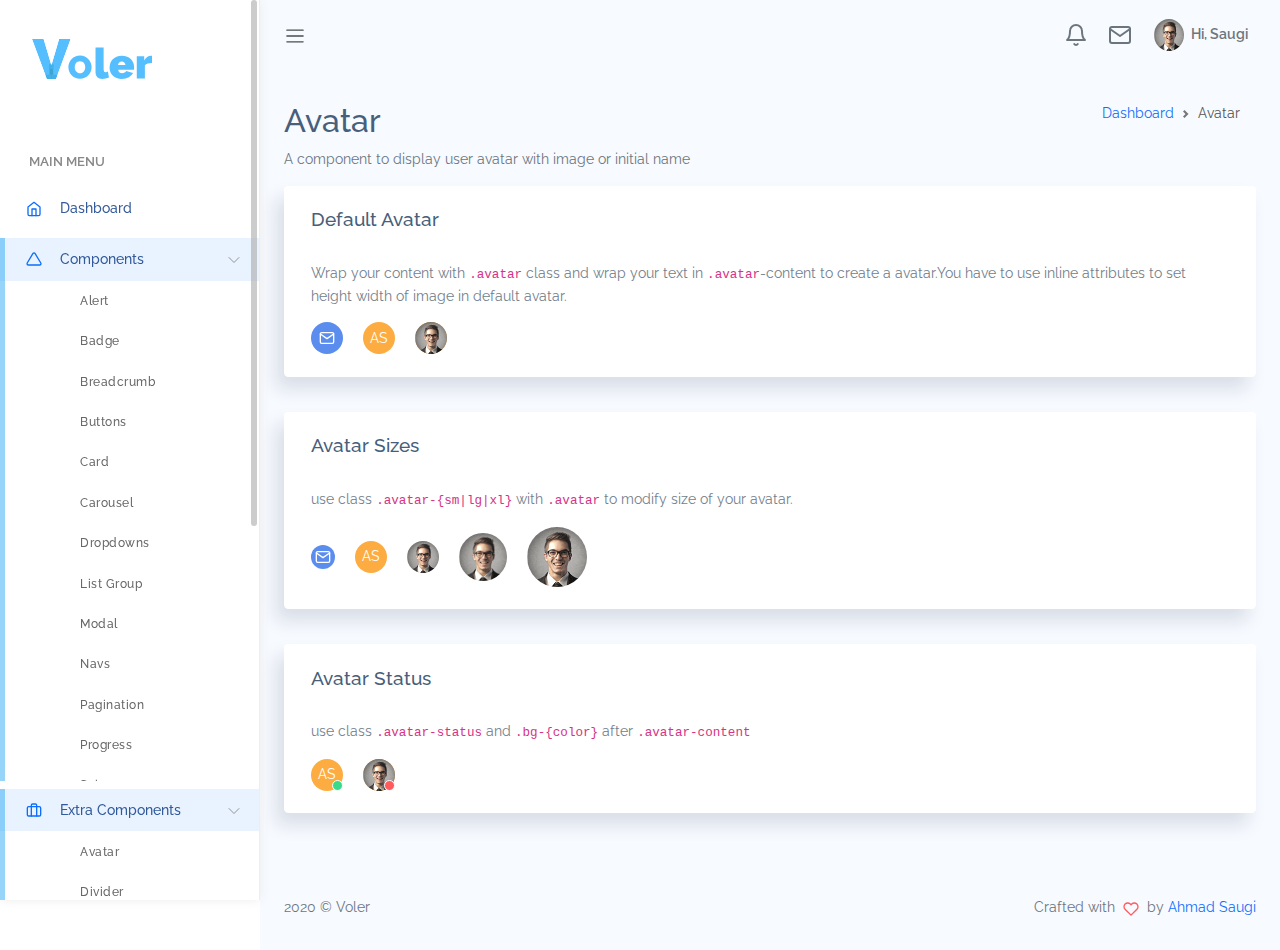
<file: voler/dist/component-extra-avatar.html>
<!DOCTYPE html>
<html lang="en">

<head>
    <meta charset="UTF-8">
    <meta name="viewport" content="width=device-width, initial-scale=1.0">
    <title>Avatar - Voler Admin Dashboard</title>

    <link rel="stylesheet" href="assets/css/bootstrap.css">

    <link rel="stylesheet" href="assets/vendors/perfect-scrollbar/perfect-scrollbar.css">
    <link rel="stylesheet" href="assets/css/app.css">
    <link rel="shortcut icon" href="assets/images/favicon.svg" type="image/x-icon">
</head>

<body>
    <div id="app">
        <div id="sidebar" class='active'>
            <div class="sidebar-wrapper active">
                <div class="sidebar-header">
                    <img src="assets/images/logo.svg" alt="" srcset="">
                </div>
                <div class="sidebar-menu">
                    <ul class="menu">


                        <li class='sidebar-title'>Main Menu</li>



                        <li class="sidebar-item  ">
                            <a href="index.html" class='sidebar-link'>
                                <i data-feather="home" width="20"></i>
                                <span>Dashboard</span>
                            </a>

                        </li>




                        <li class="sidebar-item active has-sub">
                            <a href="#" class='sidebar-link'>
                                <i data-feather="triangle" width="20"></i>
                                <span>Components</span>
                            </a>

                            <ul class="submenu active">

                                <li>
                                    <a href="component-alert.html">Alert</a>
                                </li>

                                <li>
                                    <a href="component-badge.html">Badge</a>
                                </li>

                                <li>
                                    <a href="component-breadcrumb.html">Breadcrumb</a>
                                </li>

                                <li>
                                    <a href="component-buttons.html">Buttons</a>
                                </li>

                                <li>
                                    <a href="component-card.html">Card</a>
                                </li>

                                <li>
                                    <a href="component-carousel.html">Carousel</a>
                                </li>

                                <li>
                                    <a href="component-dropdowns.html">Dropdowns</a>
                                </li>

                                <li>
                                    <a href="component-list-group.html">List Group</a>
                                </li>

                                <li>
                                    <a href="component-modal.html">Modal</a>
                                </li>

                                <li>
                                    <a href="component-navs.html">Navs</a>
                                </li>

                                <li>
                                    <a href="component-pagination.html">Pagination</a>
                                </li>

                                <li>
                                    <a href="component-progress.html">Progress</a>
                                </li>

                                <li>
                                    <a href="component-spinners.html">Spinners</a>
                                </li>

                                <li>
                                    <a href="component-tooltips.html">Tooltips</a>
                                </li>

                            </ul>

                        </li>




                        <li class="sidebar-item active has-sub">
                            <a href="#" class='sidebar-link'>
                                <i data-feather="briefcase" width="20"></i>
                                <span>Extra Components</span>
                            </a>

                            <ul class="submenu active">

                                <li>
                                    <a href="component-extra-avatar.html">Avatar</a>
                                </li>

                                <li>
                                    <a href="component-extra-divider.html">Divider</a>
                                </li>

                            </ul>

                        </li>




                        <li class='sidebar-title'>Forms &amp; Tables</li>



                        <li class="sidebar-item  has-sub">
                            <a href="#" class='sidebar-link'>
                                <i data-feather="file-text" width="20"></i>
                                <span>Form Elements</span>
                            </a>

                            <ul class="submenu ">

                                <li>
                                    <a href="form-element-input.html">Input</a>
                                </li>

                                <li>
                                    <a href="form-element-input-group.html">Input Group</a>
                                </li>

                                <li>
                                    <a href="form-element-select.html">Select</a>
                                </li>

                                <li>
                                    <a href="form-element-radio.html">Radio</a>
                                </li>

                                <li>
                                    <a href="form-element-checkbox.html">Checkbox</a>
                                </li>

                                <li>
                                    <a href="form-element-textarea.html">Textarea</a>
                                </li>

                            </ul>

                        </li>




                        <li class="sidebar-item  ">
                            <a href="form-layout.html" class='sidebar-link'>
                                <i data-feather="layout" width="20"></i>
                                <span>Form Layout</span>
                            </a>

                        </li>




                        <li class="sidebar-item  ">
                            <a href="form-editor.html" class='sidebar-link'>
                                <i data-feather="layers" width="20"></i>
                                <span>Form Editor</span>
                            </a>

                        </li>




                        <li class="sidebar-item  ">
                            <a href="table.html" class='sidebar-link'>
                                <i data-feather="grid" width="20"></i>
                                <span>Table</span>
                            </a>

                        </li>




                        <li class="sidebar-item  ">
                            <a href="table-datatable.html" class='sidebar-link'>
                                <i data-feather="file-plus" width="20"></i>
                                <span>Datatable</span>
                            </a>

                        </li>




                        <li class='sidebar-title'>Extra UI</li>



                        <li class="sidebar-item  has-sub">
                            <a href="#" class='sidebar-link'>
                                <i data-feather="user" width="20"></i>
                                <span>Widgets</span>
                            </a>

                            <ul class="submenu ">

                                <li>
                                    <a href="ui-chatbox.html">Chatbox</a>
                                </li>

                                <li>
                                    <a href="ui-pricing.html">Pricing</a>
                                </li>

                                <li>
                                    <a href="ui-todolist.html">To-do List</a>
                                </li>

                            </ul>

                        </li>




                        <li class="sidebar-item  has-sub">
                            <a href="#" class='sidebar-link'>
                                <i data-feather="trending-up" width="20"></i>
                                <span>Charts</span>
                            </a>

                            <ul class="submenu ">

                                <li>
                                    <a href="ui-chart-chartjs.html">ChartJS</a>
                                </li>

                                <li>
                                    <a href="ui-chart-apexchart.html">Apexchart</a>
                                </li>

                            </ul>

                        </li>




                        <li class='sidebar-title'>Pages</li>



                        <li class="sidebar-item  has-sub">
                            <a href="#" class='sidebar-link'>
                                <i data-feather="user" width="20"></i>
                                <span>Authentication</span>
                            </a>

                            <ul class="submenu ">

                                <li>
                                    <a href="auth-login.html">Login</a>
                                </li>

                                <li>
                                    <a href="auth-register.html">Register</a>
                                </li>

                                <li>
                                    <a href="auth-forgot-password.html">Forgot Password</a>
                                </li>

                            </ul>

                        </li>




                        <li class="sidebar-item  has-sub">
                            <a href="#" class='sidebar-link'>
                                <i data-feather="alert-circle" width="20"></i>
                                <span>Errors</span>
                            </a>

                            <ul class="submenu ">

                                <li>
                                    <a href="error-403.html">403</a>
                                </li>

                                <li>
                                    <a href="error-404.html">404</a>
                                </li>

                                <li>
                                    <a href="error-500.html">500</a>
                                </li>

                            </ul>

                        </li>




                    </ul>
                </div>
                <button class="sidebar-toggler btn x"><i data-feather="x"></i></button>
            </div>
        </div>
        <div id="main">
            <nav class="navbar navbar-header navbar-expand navbar-light">
                <a class="sidebar-toggler" href="#"><span class="navbar-toggler-icon"></span></a>
                <button class="btn navbar-toggler" type="button" data-bs-toggle="collapse"
                    data-bs-target="#navbarSupportedContent" aria-controls="navbarSupportedContent"
                    aria-expanded="false" aria-label="Toggle navigation">
                    <span class="navbar-toggler-icon"></span>
                </button>
                <div class="collapse navbar-collapse" id="navbarSupportedContent">
                    <ul class="navbar-nav d-flex align-items-center navbar-light ms-auto">
                        <li class="dropdown nav-icon">
                            <a href="#" data-bs-toggle="dropdown"
                                class="nav-link  dropdown-toggle nav-link-lg nav-link-user">
                                <div class="d-lg-inline-block">
                                    <i data-feather="bell"></i>
                                </div>
                            </a>
                            <div class="dropdown-menu dropdown-menu-end dropdown-menu-large">
                                <h6 class='py-2 px-4'>Notifications</h6>
                                <ul class="list-group rounded-none">
                                    <li class="list-group-item border-0 align-items-start">
                                        <div class="avatar bg-success me-3">
                                            <span class="avatar-content"><i data-feather="shopping-cart"></i></span>
                                        </div>
                                        <div>
                                            <h6 class='text-bold'>New Order</h6>
                                            <p class='text-xs'>
                                                An order made by Ahmad Saugi for product Samsung Galaxy S69
                                            </p>
                                        </div>
                                    </li>
                                </ul>
                            </div>
                        </li>
                        <li class="dropdown nav-icon me-2">
                            <a href="#" data-bs-toggle="dropdown"
                                class="nav-link dropdown-toggle nav-link-lg nav-link-user">
                                <div class="d-lg-inline-block">
                                    <i data-feather="mail"></i>
                                </div>
                            </a>
                            <div class="dropdown-menu dropdown-menu-end">
                                <a class="dropdown-item" href="#"><i data-feather="user"></i> Account</a>
                                <a class="dropdown-item active" href="#"><i data-feather="mail"></i> Messages</a>
                                <a class="dropdown-item" href="#"><i data-feather="settings"></i> Settings</a>
                                <div class="dropdown-divider"></div>
                                <a class="dropdown-item" href="#"><i data-feather="log-out"></i> Logout</a>
                            </div>
                        </li>
                        <li class="dropdown">
                            <a href="#" data-bs-toggle="dropdown"
                                class="nav-link dropdown-toggle nav-link-lg nav-link-user">
                                <div class="avatar me-1">
                                    <img src="assets/images/avatar/avatar-s-1.png" alt="" srcset="">
                                </div>
                                <div class="d-none d-md-block d-lg-inline-block">Hi, Saugi</div>
                            </a>
                            <div class="dropdown-menu dropdown-menu-end">
                                <a class="dropdown-item" href="#"><i data-feather="user"></i> Account</a>
                                <a class="dropdown-item active" href="#"><i data-feather="mail"></i> Messages</a>
                                <a class="dropdown-item" href="#"><i data-feather="settings"></i> Settings</a>
                                <div class="dropdown-divider"></div>
                                <a class="dropdown-item" href="#"><i data-feather="log-out"></i> Logout</a>
                            </div>
                        </li>
                    </ul>
                </div>
            </nav>

            <div class="main-content container-fluid">
                <div class="page-title">
                    <div class="row">
                        <div class="col-12 col-md-6 order-md-1 order-last">
                            <h3>Avatar</h3>
                            <p class="text-subtitle text-muted">A component to display user avatar with image or initial
                                name</p>
                        </div>
                        <div class="col-12 col-md-6 order-md-2 order-first">
                            <nav aria-label="breadcrumb" class='breadcrumb-header'>
                                <ol class="breadcrumb">
                                    <li class="breadcrumb-item"><a href="index.html">Dashboard</a></li>
                                    <li class="breadcrumb-item active" aria-current="page">Avatar</li>
                                </ol>
                            </nav>
                        </div>
                    </div>

                </div>
                <section class="section">
                    <div class="card">
                        <div class="card-header">
                            <h4 class="card-title">Default Avatar</h4>
                        </div>
                        <div class="card-body">
                            <p>Wrap your content with <code>.avatar</code> class and wrap your text in
                                <code>.avatar</code>-content to create a avatar.You have to use inline
                                attributes to set height width of image in default avatar.</p>
                            <div class="avatar bg-primary me-3">
                                <span class="avatar-content"><i data-feather="mail"></i></span>
                            </div>
                            <div class="avatar bg-warning me-3">
                                <span class="avatar-content">AS</span>
                            </div>
                            <div class="avatar bg-warning me-3">
                                <img src="assets/images/avatar/avatar-s-1.png" alt="" srcset="">
                            </div>
                        </div>
                    </div>
                </section>
                <section class="section">
                    <div class="card">
                        <div class="card-header">
                            <h4 class="card-title">Avatar Sizes</h4>
                        </div>
                        <div class="card-body">
                            <p>use class <code>.avatar-{sm|lg|xl}</code> with <code>.avatar</code> to modify size of
                                your avatar.</p>
                            <div class="avatar avatar-sm bg-primary me-3">
                                <span class="avatar-content"><i data-feather="mail"></i></span>
                            </div>
                            <div class="avatar bg-warning me-3">
                                <span class="avatar-content">AS</span>
                            </div>
                            <div class="avatar me-3">
                                <img src="assets/images/avatar/avatar-s-1.png" alt="" srcset="">
                            </div>
                            <div class="avatar avatar-lg me-3">
                                <img src="assets/images/avatar/avatar-s-1.png" alt="" srcset="">
                            </div>
                            <div class="avatar avatar-xl me-3">
                                <img src="assets/images/avatar/avatar-s-1.png" alt="" srcset="">
                            </div>
                        </div>
                    </div>
                </section>
                <section class="section">
                    <div class="card">
                        <div class="card-header">
                            <h4 class="card-title">Avatar Status</h4>
                        </div>
                        <div class="card-body">
                            <p>use class <code>.avatar-status</code> and <code>.bg-{color}</code> after
                                <code>.avatar-content</code></p>

                            <div class="avatar bg-warning me-3">
                                <span class="avatar-content">AS</span>
                                <span class="avatar-status bg-success"></span>
                            </div>
                            <div class="avatar bg-warning me-3">
                                <img src="assets/images/avatar/avatar-s-1.png" alt="" srcset="">
                                <span class="avatar-status bg-danger"></span>
                            </div>
                        </div>
                    </div>
                </section>
            </div>

            <footer>
                <div class="footer clearfix mb-0 text-muted">
                    <div class="float-start">
                        <p>2020 &copy; Voler</p>
                    </div>
                    <div class="float-end">
                        <p>Crafted with <span class='text-danger'><i data-feather="heart"></i></span> by <a
                                href="http://ahmadsaugi.com">Ahmad Saugi</a></p>
                    </div>
                </div>
            </footer>
        </div>
    </div>
    <script src="assets/js/feather-icons/feather.min.js"></script>
    <script src="assets/vendors/perfect-scrollbar/perfect-scrollbar.min.js"></script>
    <script src="assets/js/app.js"></script>

    <script src="assets/js/main.js"></script>
</body>

</html>
</file>
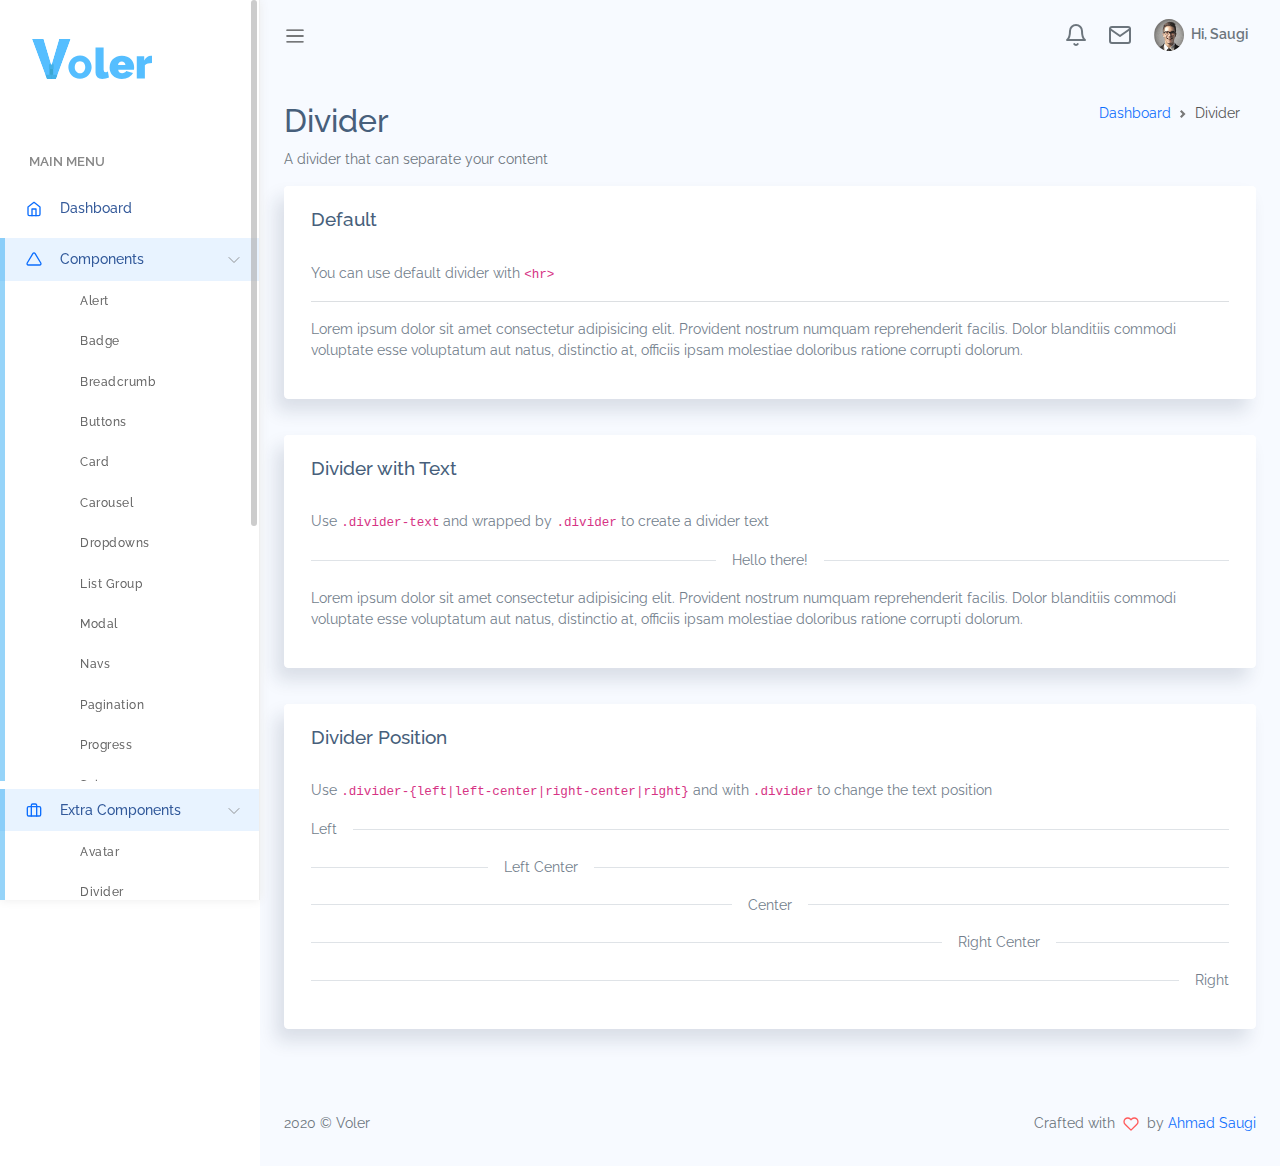
<file: voler/dist/component-extra-divider.html>
<!DOCTYPE html>
<html lang="en">

<head>
    <meta charset="UTF-8">
    <meta name="viewport" content="width=device-width, initial-scale=1.0">
    <title>Divider - Voler Admin Dashboard</title>

    <link rel="stylesheet" href="assets/css/bootstrap.css">

    <link rel="stylesheet" href="assets/vendors/perfect-scrollbar/perfect-scrollbar.css">
    <link rel="stylesheet" href="assets/css/app.css">
    <link rel="shortcut icon" href="assets/images/favicon.svg" type="image/x-icon">
</head>

<body>
    <div id="app">
        <div id="sidebar" class='active'>
            <div class="sidebar-wrapper active">
                <div class="sidebar-header">
                    <img src="assets/images/logo.svg" alt="" srcset="">
                </div>
                <div class="sidebar-menu">
                    <ul class="menu">


                        <li class='sidebar-title'>Main Menu</li>



                        <li class="sidebar-item  ">
                            <a href="index.html" class='sidebar-link'>
                                <i data-feather="home" width="20"></i>
                                <span>Dashboard</span>
                            </a>

                        </li>




                        <li class="sidebar-item active has-sub">
                            <a href="#" class='sidebar-link'>
                                <i data-feather="triangle" width="20"></i>
                                <span>Components</span>
                            </a>

                            <ul class="submenu active">

                                <li>
                                    <a href="component-alert.html">Alert</a>
                                </li>

                                <li>
                                    <a href="component-badge.html">Badge</a>
                                </li>

                                <li>
                                    <a href="component-breadcrumb.html">Breadcrumb</a>
                                </li>

                                <li>
                                    <a href="component-buttons.html">Buttons</a>
                                </li>

                                <li>
                                    <a href="component-card.html">Card</a>
                                </li>

                                <li>
                                    <a href="component-carousel.html">Carousel</a>
                                </li>

                                <li>
                                    <a href="component-dropdowns.html">Dropdowns</a>
                                </li>

                                <li>
                                    <a href="component-list-group.html">List Group</a>
                                </li>

                                <li>
                                    <a href="component-modal.html">Modal</a>
                                </li>

                                <li>
                                    <a href="component-navs.html">Navs</a>
                                </li>

                                <li>
                                    <a href="component-pagination.html">Pagination</a>
                                </li>

                                <li>
                                    <a href="component-progress.html">Progress</a>
                                </li>

                                <li>
                                    <a href="component-spinners.html">Spinners</a>
                                </li>

                                <li>
                                    <a href="component-tooltips.html">Tooltips</a>
                                </li>

                            </ul>

                        </li>




                        <li class="sidebar-item active has-sub">
                            <a href="#" class='sidebar-link'>
                                <i data-feather="briefcase" width="20"></i>
                                <span>Extra Components</span>
                            </a>

                            <ul class="submenu active">

                                <li>
                                    <a href="component-extra-avatar.html">Avatar</a>
                                </li>

                                <li>
                                    <a href="component-extra-divider.html">Divider</a>
                                </li>

                            </ul>

                        </li>




                        <li class='sidebar-title'>Forms &amp; Tables</li>



                        <li class="sidebar-item  has-sub">
                            <a href="#" class='sidebar-link'>
                                <i data-feather="file-text" width="20"></i>
                                <span>Form Elements</span>
                            </a>

                            <ul class="submenu ">

                                <li>
                                    <a href="form-element-input.html">Input</a>
                                </li>

                                <li>
                                    <a href="form-element-input-group.html">Input Group</a>
                                </li>

                                <li>
                                    <a href="form-element-select.html">Select</a>
                                </li>

                                <li>
                                    <a href="form-element-radio.html">Radio</a>
                                </li>

                                <li>
                                    <a href="form-element-checkbox.html">Checkbox</a>
                                </li>

                                <li>
                                    <a href="form-element-textarea.html">Textarea</a>
                                </li>

                            </ul>

                        </li>




                        <li class="sidebar-item  ">
                            <a href="form-layout.html" class='sidebar-link'>
                                <i data-feather="layout" width="20"></i>
                                <span>Form Layout</span>
                            </a>

                        </li>




                        <li class="sidebar-item  ">
                            <a href="form-editor.html" class='sidebar-link'>
                                <i data-feather="layers" width="20"></i>
                                <span>Form Editor</span>
                            </a>

                        </li>




                        <li class="sidebar-item  ">
                            <a href="table.html" class='sidebar-link'>
                                <i data-feather="grid" width="20"></i>
                                <span>Table</span>
                            </a>

                        </li>




                        <li class="sidebar-item  ">
                            <a href="table-datatable.html" class='sidebar-link'>
                                <i data-feather="file-plus" width="20"></i>
                                <span>Datatable</span>
                            </a>

                        </li>




                        <li class='sidebar-title'>Extra UI</li>



                        <li class="sidebar-item  has-sub">
                            <a href="#" class='sidebar-link'>
                                <i data-feather="user" width="20"></i>
                                <span>Widgets</span>
                            </a>

                            <ul class="submenu ">

                                <li>
                                    <a href="ui-chatbox.html">Chatbox</a>
                                </li>

                                <li>
                                    <a href="ui-pricing.html">Pricing</a>
                                </li>

                                <li>
                                    <a href="ui-todolist.html">To-do List</a>
                                </li>

                            </ul>

                        </li>




                        <li class="sidebar-item  has-sub">
                            <a href="#" class='sidebar-link'>
                                <i data-feather="trending-up" width="20"></i>
                                <span>Charts</span>
                            </a>

                            <ul class="submenu ">

                                <li>
                                    <a href="ui-chart-chartjs.html">ChartJS</a>
                                </li>

                                <li>
                                    <a href="ui-chart-apexchart.html">Apexchart</a>
                                </li>

                            </ul>

                        </li>




                        <li class='sidebar-title'>Pages</li>



                        <li class="sidebar-item  has-sub">
                            <a href="#" class='sidebar-link'>
                                <i data-feather="user" width="20"></i>
                                <span>Authentication</span>
                            </a>

                            <ul class="submenu ">

                                <li>
                                    <a href="auth-login.html">Login</a>
                                </li>

                                <li>
                                    <a href="auth-register.html">Register</a>
                                </li>

                                <li>
                                    <a href="auth-forgot-password.html">Forgot Password</a>
                                </li>

                            </ul>

                        </li>




                        <li class="sidebar-item  has-sub">
                            <a href="#" class='sidebar-link'>
                                <i data-feather="alert-circle" width="20"></i>
                                <span>Errors</span>
                            </a>

                            <ul class="submenu ">

                                <li>
                                    <a href="error-403.html">403</a>
                                </li>

                                <li>
                                    <a href="error-404.html">404</a>
                                </li>

                                <li>
                                    <a href="error-500.html">500</a>
                                </li>

                            </ul>

                        </li>




                    </ul>
                </div>
                <button class="sidebar-toggler btn x"><i data-feather="x"></i></button>
            </div>
        </div>
        <div id="main">
            <nav class="navbar navbar-header navbar-expand navbar-light">
                <a class="sidebar-toggler" href="#"><span class="navbar-toggler-icon"></span></a>
                <button class="btn navbar-toggler" type="button" data-bs-toggle="collapse"
                    data-bs-target="#navbarSupportedContent" aria-controls="navbarSupportedContent"
                    aria-expanded="false" aria-label="Toggle navigation">
                    <span class="navbar-toggler-icon"></span>
                </button>
                <div class="collapse navbar-collapse" id="navbarSupportedContent">
                    <ul class="navbar-nav d-flex align-items-center navbar-light ms-auto">
                        <li class="dropdown nav-icon">
                            <a href="#" data-bs-toggle="dropdown"
                                class="nav-link  dropdown-toggle nav-link-lg nav-link-user">
                                <div class="d-lg-inline-block">
                                    <i data-feather="bell"></i>
                                </div>
                            </a>
                            <div class="dropdown-menu dropdown-menu-end dropdown-menu-large">
                                <h6 class='py-2 px-4'>Notifications</h6>
                                <ul class="list-group rounded-none">
                                    <li class="list-group-item border-0 align-items-start">
                                        <div class="avatar bg-success me-3">
                                            <span class="avatar-content"><i data-feather="shopping-cart"></i></span>
                                        </div>
                                        <div>
                                            <h6 class='text-bold'>New Order</h6>
                                            <p class='text-xs'>
                                                An order made by Ahmad Saugi for product Samsung Galaxy S69
                                            </p>
                                        </div>
                                    </li>
                                </ul>
                            </div>
                        </li>
                        <li class="dropdown nav-icon me-2">
                            <a href="#" data-bs-toggle="dropdown"
                                class="nav-link dropdown-toggle nav-link-lg nav-link-user">
                                <div class="d-lg-inline-block">
                                    <i data-feather="mail"></i>
                                </div>
                            </a>
                            <div class="dropdown-menu dropdown-menu-end">
                                <a class="dropdown-item" href="#"><i data-feather="user"></i> Account</a>
                                <a class="dropdown-item active" href="#"><i data-feather="mail"></i> Messages</a>
                                <a class="dropdown-item" href="#"><i data-feather="settings"></i> Settings</a>
                                <div class="dropdown-divider"></div>
                                <a class="dropdown-item" href="#"><i data-feather="log-out"></i> Logout</a>
                            </div>
                        </li>
                        <li class="dropdown">
                            <a href="#" data-bs-toggle="dropdown"
                                class="nav-link dropdown-toggle nav-link-lg nav-link-user">
                                <div class="avatar me-1">
                                    <img src="assets/images/avatar/avatar-s-1.png" alt="" srcset="">
                                </div>
                                <div class="d-none d-md-block d-lg-inline-block">Hi, Saugi</div>
                            </a>
                            <div class="dropdown-menu dropdown-menu-end">
                                <a class="dropdown-item" href="#"><i data-feather="user"></i> Account</a>
                                <a class="dropdown-item active" href="#"><i data-feather="mail"></i> Messages</a>
                                <a class="dropdown-item" href="#"><i data-feather="settings"></i> Settings</a>
                                <div class="dropdown-divider"></div>
                                <a class="dropdown-item" href="#"><i data-feather="log-out"></i> Logout</a>
                            </div>
                        </li>
                    </ul>
                </div>
            </nav>

            <div class="main-content container-fluid">
                <div class="page-title">
                    <div class="row">
                        <div class="col-12 col-md-6 order-md-1 order-last">
                            <h3>Divider</h3>
                            <p class="text-subtitle text-muted">A divider that can separate your content</p>
                        </div>
                        <div class="col-12 col-md-6 order-md-2 order-first">
                            <nav aria-label="breadcrumb" class='breadcrumb-header'>
                                <ol class="breadcrumb">
                                    <li class="breadcrumb-item"><a href="index.html">Dashboard</a></li>
                                    <li class="breadcrumb-item active" aria-current="page">Divider</li>
                                </ol>
                            </nav>
                        </div>
                    </div>

                </div>
                <section class="section">
                    <div class="row">
                        <div class="col-12">
                            <div class="card">
                                <div class="card-header">
                                    <h4 class="card-title">Default</h4>
                                </div>
                                <div class="card-body">
                                    <p>You can use default divider with <code>&lt;hr&gt;</code><code><hr></code></p>
                                    <p>Lorem ipsum dolor sit amet consectetur adipisicing elit. Provident nostrum
                                        numquam reprehenderit facilis. Dolor blanditiis commodi voluptate esse
                                        voluptatum aut natus, distinctio at, officiis ipsam molestiae doloribus ratione
                                        corrupti dolorum.</p>
                                </div>
                            </div>
                        </div>
                    </div>
                </section>
                <section class="section">
                    <div class="row">
                        <div class="col-12">
                            <div class="card">
                                <div class="card-header">
                                    <h4 class="card-title">Divider with Text</h4>
                                </div>
                                <div class="card-body">
                                    <p>Use <code>.divider-text</code> and wrapped by <code>.divider</code> to create a
                                        divider text </p>
                                    <div class="divider">
                                        <div class="divider-text">Hello there!</div>
                                    </div>
                                    <p>Lorem ipsum dolor sit amet consectetur adipisicing elit. Provident nostrum
                                        numquam reprehenderit facilis. Dolor blanditiis commodi voluptate esse
                                        voluptatum aut natus, distinctio at, officiis ipsam molestiae doloribus ratione
                                        corrupti dolorum.</p>
                                </div>
                            </div>
                        </div>
                    </div>
                </section>
                <section class="section">
                    <div class="row">
                        <div class="col-12">
                            <div class="card">
                                <div class="card-header">
                                    <h4 class="card-title">Divider Position</h4>
                                </div>
                                <div class="card-body">
                                    <p>Use <code>.divider-{left|left-center|right-center|right}</code> and with
                                        <code>.divider</code> to change the text position </p>
                                    <div class="divider divider-left">
                                        <div class="divider-text">Left</div>
                                    </div>
                                    <div class="divider divider-left-center">
                                        <div class="divider-text">Left Center</div>
                                    </div>
                                    <div class="divider">
                                        <div class="divider-text">Center</div>
                                    </div>
                                    <div class="divider divider-right-center">
                                        <div class="divider-text">Right Center</div>
                                    </div>
                                    <div class="divider divider-right">
                                        <div class="divider-text">Right</div>
                                    </div>
                                </div>
                            </div>
                        </div>
                    </div>
                </section>
            </div>

            <footer>
                <div class="footer clearfix mb-0 text-muted">
                    <div class="float-start">
                        <p>2020 &copy; Voler</p>
                    </div>
                    <div class="float-end">
                        <p>Crafted with <span class='text-danger'><i data-feather="heart"></i></span> by <a
                                href="http://ahmadsaugi.com">Ahmad Saugi</a></p>
                    </div>
                </div>
            </footer>
        </div>
    </div>
    <script src="assets/js/feather-icons/feather.min.js"></script>
    <script src="assets/vendors/perfect-scrollbar/perfect-scrollbar.min.js"></script>
    <script src="assets/js/app.js"></script>

    <script src="assets/js/main.js"></script>
</body>

</html>
</file>
<file: voler/dist/assets/vendors/perfect-scrollbar/perfect-scrollbar.css>
/*
 * Container style
 */
.ps {
  overflow: hidden !important;
  overflow-anchor: none;
  -ms-overflow-style: none;
  touch-action: auto;
  -ms-touch-action: auto;
}

/*
 * Scrollbar rail styles
 */
.ps__rail-x {
  display: none;
  opacity: 0;
  transition: background-color .2s linear, opacity .2s linear;
  -webkit-transition: background-color .2s linear, opacity .2s linear;
  height: 15px;
  /* there must be 'bottom' or 'top' for ps__rail-x */
  bottom: 0px;
  /* please don't change 'position' */
  position: absolute;
}

.ps__rail-y {
  display: none;
  opacity: 0;
  transition: background-color .2s linear, opacity .2s linear;
  -webkit-transition: background-color .2s linear, opacity .2s linear;
  width: 15px;
  /* there must be 'right' or 'left' for ps__rail-y */
  right: 0;
  /* please don't change 'position' */
  position: absolute;
}

.ps--active-x > .ps__rail-x,
.ps--active-y > .ps__rail-y {
  display: block;
  background-color: transparent;
}

.ps:hover > .ps__rail-x,
.ps:hover > .ps__rail-y,
.ps--focus > .ps__rail-x,
.ps--focus > .ps__rail-y,
.ps--scrolling-x > .ps__rail-x,
.ps--scrolling-y > .ps__rail-y {
  opacity: 0.6;
}

.ps .ps__rail-x:hover,
.ps .ps__rail-y:hover,
.ps .ps__rail-x:focus,
.ps .ps__rail-y:focus,
.ps .ps__rail-x.ps--clicking,
.ps .ps__rail-y.ps--clicking {
  background-color: #eee;
  opacity: 0.9;
}

/*
 * Scrollbar thumb styles
 */
.ps__thumb-x {
  background-color: #aaa;
  border-radius: 6px;
  transition: background-color .2s linear, height .2s ease-in-out;
  -webkit-transition: background-color .2s linear, height .2s ease-in-out;
  height: 6px;
  /* there must be 'bottom' for ps__thumb-x */
  bottom: 2px;
  /* please don't change 'position' */
  position: absolute;
}

.ps__thumb-y {
  background-color: #aaa;
  border-radius: 6px;
  transition: background-color .2s linear, width .2s ease-in-out;
  -webkit-transition: background-color .2s linear, width .2s ease-in-out;
  width: 6px;
  /* there must be 'right' for ps__thumb-y */
  right: 2px;
  /* please don't change 'position' */
  position: absolute;
}

.ps__rail-x:hover > .ps__thumb-x,
.ps__rail-x:focus > .ps__thumb-x,
.ps__rail-x.ps--clicking .ps__thumb-x {
  background-color: #999;
  height: 11px;
}

.ps__rail-y:hover > .ps__thumb-y,
.ps__rail-y:focus > .ps__thumb-y,
.ps__rail-y.ps--clicking .ps__thumb-y {
  background-color: #999;
  width: 11px;
}

/* MS supports */
@supports (-ms-overflow-style: none) {
  .ps {
    overflow: auto !important;
  }
}

@media screen and (-ms-high-contrast: active), (-ms-high-contrast: none) {
  .ps {
    overflow: auto !important;
  }
}
</file>
<file: voler/dist/assets/css/app.css>
@import url(https://fonts.googleapis.com/css2?family=Raleway:wght@400;500&display=swap);.color-primary{color:#5a8dee}.color-secondary{color:#475f7b}.color-success{color:#39da8a}.color-danger{color:#ff5b5c}.color-warning{color:#fdac41}.color-info{color:#00cfdd}.color-dark{color:#222f3e}.color-light{color:#a3afbd}.color-link{color:#2178d1}*{font-family:Raleway}#app{position:relative}#main{margin-left:260px;background-color:#f7faff;min-height:100vh;transition:margin-left .6s ease-out}#main .main-content{padding:2rem 1.5rem}#main .main-content .page-title h3{font-size:2rem}#main .main-content .text-subtitle{font-size:.9rem}.breadcrumb-header .breadcrumb{justify-content:flex-end}.alert.alert-dismissible .close:focus,.custom-switch .custom-control-label:focus,.dropdown .dropdown-toggle:focus,.dropleft .dropdown-toggle:focus,.dropright .dropdown-toggle:focus,.dropup .dropdown-toggle:focus,.list-group button.list-group-item:focus,.modal .modal-content .modal-header .close:active,.modal .modal-content .modal-header .close:focus,.modal .modal-content .modal-header .close:hover,.navbar-components-wrapper .navbar .navbar-container.navbar-dark .navbar-toggler:focus,.navbar-components-wrapper .navbar .navbar-container.navbar-light .navbar-toggler:focus,.toast .toast-header .close:active,.toast .toast-header .close:focus,a:focus{outline:0}section .section-title:after{width:70px;height:2px;content:"";margin:.6rem 0 1rem;background-color:#5a8dee;display:block}a{text-decoration:none}a,button{outline:0}.feather,i{font-size:14px;height:1rem}footer{padding:1rem 1.5rem}@media screen and (max-width:767px){#main{margin-left:0}.breadcrumb-header .breadcrumb{justify-content:flex-start;padding:0;font-size:.8rem}}.alert{border:none}.alert p{margin-bottom:0}.alert button.close{padding:.75rem;line-height:.75}.alert .alert-heading,.alert .alert-heading+p{margin-left:.4rem}.alert-primary{background-color:#029eff;color:#fff;box-shadow:1px 2px 9px rgba(2,158,255,.3)}.alert-primary a{color:#fff}.alert-secondary{background-color:#ebeef3;color:#383d41;box-shadow:1px 2px 9px rgba(235,238,243,.3)}.alert-secondary a{color:#fff}.alert-success{background-color:#39da8a;color:#fff;box-shadow:1px 2px 9px rgba(57,218,138,.3)}.alert-success a{color:#fff}.alert-warning{background-color:#fdd347;color:#fff;box-shadow:1px 2px 9px rgba(253,211,71,.3)}.alert-warning a{color:#fff}.alert-danger{background-color:#f55260;color:#fff;box-shadow:1px 2px 9px rgba(245,82,96,.3)}.alert-danger a{color:#fff}.alert-dark{background-color:#454546;color:#fff;box-shadow:1px 2px 9px rgba(69,69,70,.3)}.alert-dark a{color:#fff}.alert-light{background-color:#fefefe;color:#818182;box-shadow:1px 2px 9px hsla(0,0%,99.6%,.3)}.alert-light a{color:#fff}.alert-info{background-color:#56b6f7;color:#fff;box-shadow:1px 2px 9px rgba(86,182,247,.3)}.alert-info a{color:#fff}.alert-light-primary{background-color:#e2ecff}.alert-light-secondary{background-color:#e6eaee}.alert-light-success{background-color:#d2ffe8}.alert-light-danger{background-color:#ffdede}.alert-light-warning{background-color:#ffeed9}.alert-light-info{background-color:#ccf5f8}.avatar{display:inline-flex;border-radius:50%;text-align:center;vertical-align:middle;position:relative}.avatar .avatar-content{width:32px;height:32px;color:#fff;display:flex;justify-content:center;align-items:center;font-size:.875rem}.avatar .avatar-content i,.avatar .avatar-content svg{color:#fff;font-size:1rem;height:1rem}.avatar img{width:32px;height:32px;border-radius:50%}.avatar .avatar-status{width:.7rem;height:.7rem;position:absolute;border-radius:50%;border:1px solid #fff;bottom:0;right:0}.avatar.avatar-sm .avatar-content,.avatar.avatar-sm img{width:24px;height:24px;font-size:.8rem}.avatar.avatar-lg .avatar-content,.avatar.avatar-lg img{width:48px;height:48px;font-size:1.2rem}.avatar.avatar-xl .avatar-content,.avatar.avatar-xl img{width:60px;height:60px;font-size:1.4rem}.btn .badge{border-radius:50%;margin-left:5px}.btn .badge.bg-transparent{background-color:hsla(0,0%,100%,.25)!important;color:#fff}.btn i,.btn svg{width:16px;height:16px}.btn.icon{padding:.4rem .6rem}.btn.icon svg{width:16px;height:16px}.btn.icon.icon-left svg{margin-right:3px}.btn.icon.icon-right svg{margin-left:3px}.btn.btn-outline-white{color:#fff;border-color:#fff}.btn.btn-outline-white:hover{color:#333;background-color:#fff}.btn.btn-danger,.btn.btn-dark,.btn.btn-info,.btn.btn-light,.btn.btn-link,.btn.btn-primary,.btn.btn-secondary,.btn.btn-success,.btn.btn-warning{color:#fff}.btn-block{width:100%}.btn-group:not(.dropdown) .btn:not([class*=btn-]){border:1px solid #dfe3e7}.btn-group>.btn{border-radius:.267rem}.buttons .btn{margin:0 10px 10px 0}.breadcrumb.breadcrumb-right{justify-content:flex-end;margin-top:1rem}.breadcrumb.breadcrumb-center{justify-content:center;margin-top:1rem}.carousel-inner{border-radius:.7rem;box-shadow:0 5px 10px #adb5bd}.carousel-caption h5{color:#fff}.divider{display:block;text-align:center;overflow:hidden;margin:1rem 0}.divider .divider-text{position:relative;display:inline-block;padding:0 1rem;background-color:#fff}.divider .divider-text:after,.divider .divider-text:before{content:"";position:absolute;top:50%;width:9999px;border-top:1px solid #dfe3e7}.divider .divider-text:before{right:100%}.divider .divider-text:after{left:100%}.divider.divider-left .divider-text{left:0;float:left;padding-left:0}.divider.divider-left-center .divider-text{left:-25%}.divider.divider-right-center .divider-text{left:25%}.divider.divider-right .divider-text{float:right;padding-right:0}.dropdown-toggle:after{color:#fff}.dropdown-menu-large{min-width:16rem}.form-group{margin-bottom:.7rem}.form-group label{font-size:.755rem;text-transform:uppercase;color:rgba(35,28,99,.7);font-weight:500}.form-group small{font-size:.7rem}.form-group.with-title{position:relative}.form-group.with-title label{position:absolute;top:0;left:0;padding:5px;font-size:.6rem;background-color:#e9ecef;width:100%;transition:border-color .15s ease-in-out,box-shadow .15s ease-in-out}.form-group.with-title .form-control,.form-group.with-title dataTable-input{padding-top:2rem}.form-group.with-title .form-control:focus~label,.form-group.with-title dataTable-input:focus~label{border-left:1px solid #5a8dee;border-top:1px solid #5a8dee;border-right:1px solid #5a8dee}.form-group[class*=has-icon-].has-icon-left .form-control{padding-left:2.5rem}.form-group[class*=has-icon-].has-icon-left .form-control-icon{left:0}.form-group[class*=has-icon-].has-icon-right .form-control{padding-right:2.5rem}.form-group[class*=has-icon-].has-icon-right .form-control-icon{right:0}.form-group[class*=has-icon-] .form-control:focus~.form-control-icon i,.form-group[class*=has-icon-] .form-control:focus~.form-control-icon svg{color:#5a8dee}.form-group[class*=has-icon-] .form-control-icon{position:absolute;top:50%;transform:translateY(-50%);padding:0 .6rem}.form-group[class*=has-icon-] .form-control-icon i,.form-group[class*=has-icon-] .form-control-icon svg{width:1.2rem}.form-check .form-check-input[class*=bg-]{border:0}.form-check .form-check-input:focus{box-shadow:none}.form-check .form-check-input.form-check-primary{background-color:#5a8dee;border-color:#5a8dee}.form-check .form-check-input.form-check-primary:not(:checked){background-color:transparent;border:1px solid #ced4da}.form-check .form-check-input.form-check-primary.form-check-glow{box-shadow:0 0 5px #88adf3}.form-check .form-check-input.form-check-primary.form-check-glow:not(:checked){box-shadow:none}.form-check .form-check-input.form-check-secondary{background-color:#475f7b;border-color:#475f7b}.form-check .form-check-input.form-check-secondary:not(:checked){background-color:transparent;border:1px solid #ced4da}.form-check .form-check-input.form-check-secondary.form-check-glow{box-shadow:0 0 5px #5a789b}.form-check .form-check-input.form-check-secondary.form-check-glow:not(:checked){box-shadow:none}.form-check .form-check-input.form-check-success{background-color:#39da8a;border-color:#39da8a}.form-check .form-check-input.form-check-success:not(:checked){background-color:transparent;border:1px solid #ced4da}.form-check .form-check-input.form-check-success.form-check-glow{box-shadow:0 0 5px #64e2a3}.form-check .form-check-input.form-check-success.form-check-glow:not(:checked){box-shadow:none}.form-check .form-check-input.form-check-danger{background-color:#ff5b5c;border-color:#ff5b5c}.form-check .form-check-input.form-check-danger:not(:checked){background-color:transparent;border:1px solid #ced4da}.form-check .form-check-input.form-check-danger.form-check-glow{box-shadow:0 0 5px #ff8e8f}.form-check .form-check-input.form-check-danger.form-check-glow:not(:checked){box-shadow:none}.form-check .form-check-input.form-check-warning{background-color:#fdac41;border-color:#fdac41}.form-check .form-check-input.form-check-warning:not(:checked){background-color:transparent;border:1px solid #ced4da}.form-check .form-check-input.form-check-warning.form-check-glow{box-shadow:0 0 5px #fec273}.form-check .form-check-input.form-check-warning.form-check-glow:not(:checked){box-shadow:none}.form-check .form-check-input.form-check-info{background-color:#00cfdd;border-color:#00cfdd}.form-check .form-check-input.form-check-info:not(:checked){background-color:transparent;border:1px solid #ced4da}.form-check .form-check-input.form-check-info.form-check-glow{box-shadow:0 0 5px #11f0ff}.form-check .form-check-input.form-check-info.form-check-glow:not(:checked){box-shadow:none}.form-check .form-check-input.form-check-dark{background-color:#222f3e;border-color:#222f3e}.form-check .form-check-input.form-check-dark:not(:checked){background-color:transparent;border:1px solid #ced4da}.form-check .form-check-input.form-check-dark.form-check-glow{box-shadow:0 0 5px #34485f}.form-check .form-check-input.form-check-dark.form-check-glow:not(:checked){box-shadow:none}.form-check .form-check-input.form-check-light{background-color:#a3afbd;border-color:#a3afbd}.form-check .form-check-input.form-check-light:not(:checked){background-color:transparent;border:1px solid #ced4da}.form-check .form-check-input.form-check-light.form-check-glow{box-shadow:0 0 5px #c1c9d2}.form-check .form-check-input.form-check-light.form-check-glow:not(:checked){box-shadow:none}.form-check .form-check-input.form-check-link{background-color:#2178d1;border-color:#2178d1}.form-check .form-check-input.form-check-link:not(:checked){background-color:transparent;border:1px solid #ced4da}.form-check .form-check-input.form-check-link.form-check-glow{box-shadow:0 0 5px #4492e1}.form-check .form-check-input.form-check-link.form-check-glow:not(:checked){box-shadow:none}.form-check.form-check-sm .form-check-input{width:.9rem;height:.9rem;margin-top:.3em}.form-check.form-check-sm label{font-size:.7rem}.form-check.form-check-primary .form-check-input{background-color:#5a8dee;border-color:#5a8dee}.form-check.form-check-secondary .form-check-input{background-color:#475f7b;border-color:#475f7b}.form-check.form-check-success .form-check-input{background-color:#39da8a;border-color:#39da8a}.form-check.form-check-danger .form-check-input{background-color:#ff5b5c;border-color:#ff5b5c}.form-check.form-check-warning .form-check-input{background-color:#fdac41;border-color:#fdac41}.form-check.form-check-info .form-check-input{background-color:#00cfdd;border-color:#00cfdd}.form-check.form-check-dark .form-check-input{background-color:#222f3e;border-color:#222f3e}.form-check.form-check-light .form-check-input{background-color:#a3afbd;border-color:#a3afbd}.form-check.form-check-link .form-check-input{background-color:#2178d1;border-color:#2178d1}.dataTable-input{min-height:calc(1.5em + .934rem + 2px);padding:.467rem .6rem;font-size:.9025rem;font-weight:400;line-height:1.5;color:#555252;background-color:#fff;background-clip:padding-box;border:1px solid #dfe3e7;-webkit-appearance:none;-moz-appearance:none;appearance:none;border-radius:.25rem;transition:border-color .15s ease-in-out,box-shadow .15s ease-in-out}.dataTable-input:focus{color:#555252;background-color:#fff;border-color:#5a8dee;outline:0;box-shadow:0 3px 8px 0 rgba(0,0,0,.1)}.modal .modal-content{box-shadow:-8px 12px 18px 0 rgba(25,42,70,.13);border:none}.modal .modal-full{max-width:94%}.modal .white{color:#fff}.modal .modal-header{display:flex;justify-content:space-between;align-items:center}.modal .modal-header .modal-title{font-size:1.1rem}.modal .modal-header .close{padding:7px 10px;border-radius:50%;background:none;border:none}.modal .modal-header .close:hover{background:#dee2e6}.modal .modal-header i,.modal .modal-header svg{font-size:12px;height:12px;width:12px}.modal .modal-footer{padding:1rem 2rem}.modal.modal-borderless .modal-header{border-bottom:0}.modal.modal-borderless .modal-footer{border-top:0}#sidebar.active .sidebar-wrapper{left:0}#sidebar:not(.active)~#main{margin-left:0}.sidebar-wrapper{width:260px;height:100vh;position:fixed;top:0;z-index:10;background-color:#fff;bottom:0;border-right:1px solid #eee;box-shadow:0 0 10px #ececec;left:-260px;transition:left .6s ease-out}.sidebar-wrapper .sidebar-header{padding:2rem 2rem 1rem;font-size:2rem;font-weight:700}.sidebar-wrapper .sidebar-header img{height:2.5rem}.sidebar-wrapper .sidebar-toggler.x{position:absolute;right:0;top:.5rem;display:none}.sidebar-wrapper .menu{padding-left:0;margin-top:2rem}.sidebar-wrapper .menu .sidebar-title{padding:1.5rem 1.8rem .5rem;font-size:.8rem;font-weight:600;color:#888;text-transform:uppercase}.sidebar-wrapper .menu .sidebar-link{display:block;padding:.7rem 1.5rem;font-size:.85rem;display:flex;align-items:center;transition:all .5s}.sidebar-wrapper .menu .sidebar-link:hover span{opacity:1}.sidebar-wrapper .menu .sidebar-link>span{color:#053382;font-weight:500;margin-left:1rem;opacity:.8}.sidebar-wrapper .menu .sidebar-item{list-style:none;margin-top:.5rem;position:relative}.sidebar-wrapper .menu .sidebar-item.has-sub .sidebar-link:after{content:url('data:image/svg+xml;charset=utf-8,<svg xmlns="http://www.w3.org/2000/svg" width="20" height="20" viewBox="0 0 24 24" fill="none" stroke="currentColor" stroke-width="2" stroke-linecap="round" stroke-linejoin="round" class="feather feather-chevron-down"><path stroke="gray" stroke-width="1" d="M6 9l6 6 6-6"/></svg>');position:absolute;color:#ccc;right:15px;top:12px;display:block}.sidebar-wrapper .menu .sidebar-item.active .sidebar-link{background-color:#e8f3ff}.sidebar-wrapper .menu .sidebar-item.active .sidebar-link:before{content:"";position:absolute;left:0;height:100%;top:0;bottom:0;background-color:rgba(46,170,244,.5);width:5px}.sidebar-wrapper .menu .submenu{list-style:none;max-height:0;transition:max-height .5s ease-out;overflow:hidden}.sidebar-wrapper .menu .submenu.active{max-height:500px}.sidebar-wrapper .menu .submenu li a{padding:.7rem 3rem;display:block;color:#676767;font-size:.75rem;font-weight:500;letter-spacing:.5px;transition:all .2s}.sidebar-wrapper .menu .submenu li a:hover{margin-left:.3rem}@media screen and (max-width:767px){.sidebar-wrapper{left:-270px}.sidebar-wrapper .sidebar-toggler.x{display:block}}.card{box-shadow:-8px 12px 18px 0 rgba(25,42,70,.13);margin-bottom:2.2rem}.card.card-statistic{box-shadow:1px 2px 5px rgba(47,170,244,.5);background:linear-gradient(180deg,#25a6f1,#54b9ff);border:none}.card.card-statistic .card-title{text-transform:uppercase;color:#fff;letter-spacing:.8px;font-weight:400;font-size:1.3rem;margin-bottom:0;margin-top:5px}.card.card-statistic .card-right p{font-size:1.5rem;color:#fff;margin-bottom:0}.card.card-statistic .card-right span.green{color:#6fff6f}.card.card-statistic .card-right span.red{color:#ff7979}.card.card-statistic .chart-wrapper{height:100px}.card .card-header{border:none}.card .card-header h4{font-size:1.2rem}.card .card-header~.card-body{padding-top:0}.card .card-content{position:relative}.card .card-title{font-size:1.2rem}.card .card-body{padding:1.4rem 1.7rem}.card .card-heading{color:#555;font-size:1.5rem}.card .card-img-overlay{background-color:rgba(0,0,0,.6)}.card .card-img-overlay p{color:#eee}.card .card-img-overlay .card-title{color:#fff}.pricing .card{box-shadow:none;border-right:1px solid #e9ecef;box-shadow:0 10px 10px #e9ecef;margin-bottom:.5rem}.pricing h1{text-align:center;font-size:4rem;margin-bottom:3rem}.pricing .card-header .card-title{font-size:2rem!important;margin-bottom:0}.pricing .card-header p{font-size:.8rem}.pricing ul li{list-style:none;margin-bottom:.5rem}.pricing ul li i,.pricing ul li svg{width:1rem;color:#39da8a;font-size:1rem;margin-right:7px}.pricing .card-highlighted{background-color:#5a8dee;padding-top:20px;padding-bottom:20px}.pricing .card-highlighted .card-body,.pricing .card-highlighted .card-header{background-color:#5a8dee;color:#fff}.pricing .card-highlighted ul li{color:#fff}.pricing .card-highlighted ul li i,.pricing .card-highlighted ul li svg{color:tint-color(#28a745,2)}.pricing .card-highlighted .card-footer{background-color:#5a8dee}.pricing .card-highlighted .card-title{color:#fff;font-size:1.8rem}.nav-pills .nav-link.active{box-shadow:0 2px 10px rgba(90,141,238,.5)}.nav-tabs,.nav-tabs .nav-link{border:none}.nav-tabs .nav-link:hover{border:none;text-shadow:0 0 2px rgba(90,141,238,.3)}.nav-tabs .nav-link.active{border:none;position:relative;color:#5a8dee}.nav-tabs .nav-link.active:after{content:"";width:100%;position:absolute;bottom:0;height:2px;background-color:#5a8dee;left:0;box-shadow:0 2px 5px rgba(90,141,238,.5)}.navbar{height:70px;padding:1.5rem}.navbar .nav-link-user img{width:30px}.navbar.navbar-header li{display:flex;align-items:center}.navbar.navbar-header li.nav-icon{margin-right:.4rem}.navbar.navbar-header li.nav-icon .nav-link{display:block;padding:.4rem;border-radius:50%}.navbar.navbar-header li.nav-icon .nav-link:hover{background-color:#e9ecef}.navbar.navbar-header .dropdown>a{color:#6c757d;font-weight:600}.navbar.navbar-header .dropdown>a svg{height:24px;width:24px}.navbar.navbar-header .dropdown>a:after{display:none}.pagination.pagination-primary .page-item.active .page-link{background-color:#5a8dee;border-color:#5a8dee;box-shadow:0 2px 5px rgba(90,141,238,.3)}.pagination.pagination-secondary .page-item.active .page-link{background-color:#475f7b;border-color:#475f7b;box-shadow:0 2px 5px rgba(71,95,123,.3)}.pagination.pagination-success .page-item.active .page-link{background-color:#39da8a;border-color:#39da8a;box-shadow:0 2px 5px rgba(57,218,138,.3)}.pagination.pagination-danger .page-item.active .page-link{background-color:#ff5b5c;border-color:#ff5b5c;box-shadow:0 2px 5px rgba(255,91,92,.3)}.pagination.pagination-warning .page-item.active .page-link{background-color:#fdac41;border-color:#fdac41;box-shadow:0 2px 5px rgba(253,172,65,.3)}.pagination.pagination-info .page-item.active .page-link{background-color:#00cfdd;border-color:#00cfdd;box-shadow:0 2px 5px rgba(0,207,221,.3)}.pagination.pagination-dark .page-item.active .page-link{background-color:#222f3e;border-color:#222f3e;box-shadow:0 2px 5px rgba(34,47,62,.3)}.pagination.pagination-light .page-item.active .page-link{background-color:#a3afbd;border-color:#a3afbd;box-shadow:0 2px 5px rgba(163,175,189,.3)}.pagination.pagination-link .page-item.active .page-link{background-color:#2178d1;border-color:#2178d1;box-shadow:0 2px 5px rgba(33,120,209,.3)}.page-item:not(.active) .page-link:hover{color:#000}.page-item i,.page-item svg{font-size:13px;width:13px;height:13px}.page-item .page-link{font-size:.875rem}.page-item .page-link:focus{box-shadow:none}.page-item:first-child{margin-right:.4rem}.page-item:last-child{margin-left:.4rem}.dataTable-table td,.dataTable-table thead th,.table td,.table thead th{vertical-align:middle}.dataTable-table thead th,.table thead th{border-bottom:2px solid #475f7b}.dataTable-container{overflow-x:auto}.progress.progress-primary{overflow:visible}.progress.progress-primary .progress-bar{background-color:#5a8dee;border-radius:1rem;box-shadow:0 2px 3px rgba(90,141,238,.8)}.progress.progress-secondary{overflow:visible}.progress.progress-secondary .progress-bar{background-color:#475f7b;border-radius:1rem;box-shadow:0 2px 3px rgba(71,95,123,.8)}.progress.progress-success{overflow:visible}.progress.progress-success .progress-bar{background-color:#39da8a;border-radius:1rem;box-shadow:0 2px 3px rgba(57,218,138,.8)}.progress.progress-danger{overflow:visible}.progress.progress-danger .progress-bar{background-color:#ff5b5c;border-radius:1rem;box-shadow:0 2px 3px rgba(255,91,92,.8)}.progress.progress-warning{overflow:visible}.progress.progress-warning .progress-bar{background-color:#fdac41;border-radius:1rem;box-shadow:0 2px 3px rgba(253,172,65,.8)}.progress.progress-info{overflow:visible}.progress.progress-info .progress-bar{background-color:#00cfdd;border-radius:1rem;box-shadow:0 2px 3px rgba(0,207,221,.8)}.progress.progress-dark{overflow:visible}.progress.progress-dark .progress-bar{background-color:#222f3e;border-radius:1rem;box-shadow:0 2px 3px rgba(34,47,62,.8)}.progress.progress-light{overflow:visible}.progress.progress-light .progress-bar{background-color:#a3afbd;border-radius:1rem;box-shadow:0 2px 3px rgba(163,175,189,.8)}.progress.progress-link{overflow:visible}.progress.progress-link .progress-bar{background-color:#2178d1;border-radius:1rem;box-shadow:0 2px 3px rgba(33,120,209,.8)}.progress.progress-sm{height:.4rem}.progress.progress-lg{height:.8rem}.progress .progress-bar{position:relative;overflow:visible}.progress .progress-bar.progress-label:before{content:attr(aria-valuenow) "%";position:absolute;right:0;top:-1.3rem;color:#495057;font-size:.8rem}.chat{border-radius:5px}.chat.chat-left .chat-message{background:#5a8dee!important;float:left!important;color:#fff}.chat .chat-message{text-align:left!important;float:right!important;margin:.2rem 0 1.8rem .2rem!important;color:#525361;background-color:#fafbfb!important;box-shadow:0 2px 6px 0 rgba(0,0,0,.3)!important;padding:.75rem 1rem!important;position:relative!important;max-width:calc(100% - 5rem)!important;clear:both!important;word-break:break-word!important;border-radius:.267rem!important}.widget-todo-list-wrapper{padding:0;margin:0}.widget-todo-list-wrapper .widget-todo-item{padding:.8rem 2rem .8rem .8rem;list-style:none}.widget-todo-list-wrapper .widget-todo-item:hover{background-color:#f8f9fa}.widget-todo-list-wrapper .widget-todo-item .checkbox{margin-left:1rem}.widget-todo-list-wrapper .widget-todo-item i,.widget-todo-list-wrapper .widget-todo-item svg{font-size:12px;cursor:move;height:1rem}#auth{background:#6c757d;min-height:100vh;padding-top:100px;background-image:url(../images/background/auth.jpg)}#auth .card{box-shadow:0 5px 15px rgba(36,104,146,.6);border:none}#error{height:100vh;width:100%;background-color:#e9ecef}#error .error-title{font-size:10rem}.text-xxs{font-size:.65rem}.text-xs{font-size:.75rem}.text-sm{font-size:.85rem}.font-bold{font-weight:800}.font-semibold{font-weight:600}.pt-32{padding-top:6rem}.ml-50{margin-left:.5rem}.w-0{width:0}.w-1{width:.25rem}.w-2{width:.5rem}.w-3{width:.75rem}.w-4{width:1rem}.w-5{width:1.25rem}.w-10{width:2.25rem}.h-0{height:0}.h-1{height:.25rem}.h-2{height:.5rem}.h-3{height:.75rem}.h-4{height:1rem}.h-5{height:1.25rem}.h-10{height:2.25rem}.rounded-none{border-radius:0}.round{border-radius:1.5rem}.rounded-full{border-radius:50%}.square{border-radius:0}.text-red{color:#ff6384}.bg-red{background-color:#ff6384!important}.text-orange{color:#ff9f40}.bg-orange{background-color:#ff9f40!important}.text-yellow{color:#ffcd56}.bg-yellow{background-color:#ffcd56!important}.text-green{color:#4bc0c0}.bg-green{background-color:#4bc0c0!important}.text-info{color:#41b1f9}.bg-info{background-color:#41b1f9!important}.text-blue{color:#3245d1}.bg-blue{background-color:#3245d1!important}.text-purple{color:#96f}.bg-purple{background-color:#96f!important}.text-grey{color:#ebeff6}.bg-grey{background-color:#ebeff6!important}.text-gray-700{color:#4a5568}.bg-gray-700{background-color:#4a5568!important}
</file>
<file: voler/dist/assets/vendors/chartjs/Chart.min.css>
@keyframes chartjs-render-animation{from{opacity:.99}to{opacity:1}}.chartjs-render-monitor{animation:chartjs-render-animation 1ms}.chartjs-size-monitor,.chartjs-size-monitor-expand,.chartjs-size-monitor-shrink{position:absolute;direction:ltr;left:0;top:0;right:0;bottom:0;overflow:hidden;pointer-events:none;visibility:hidden;z-index:-1}.chartjs-size-monitor-expand>div{position:absolute;width:1000000px;height:1000000px;left:0;top:0}.chartjs-size-monitor-shrink>div{position:absolute;width:200%;height:200%;left:0;top:0}
</file>
